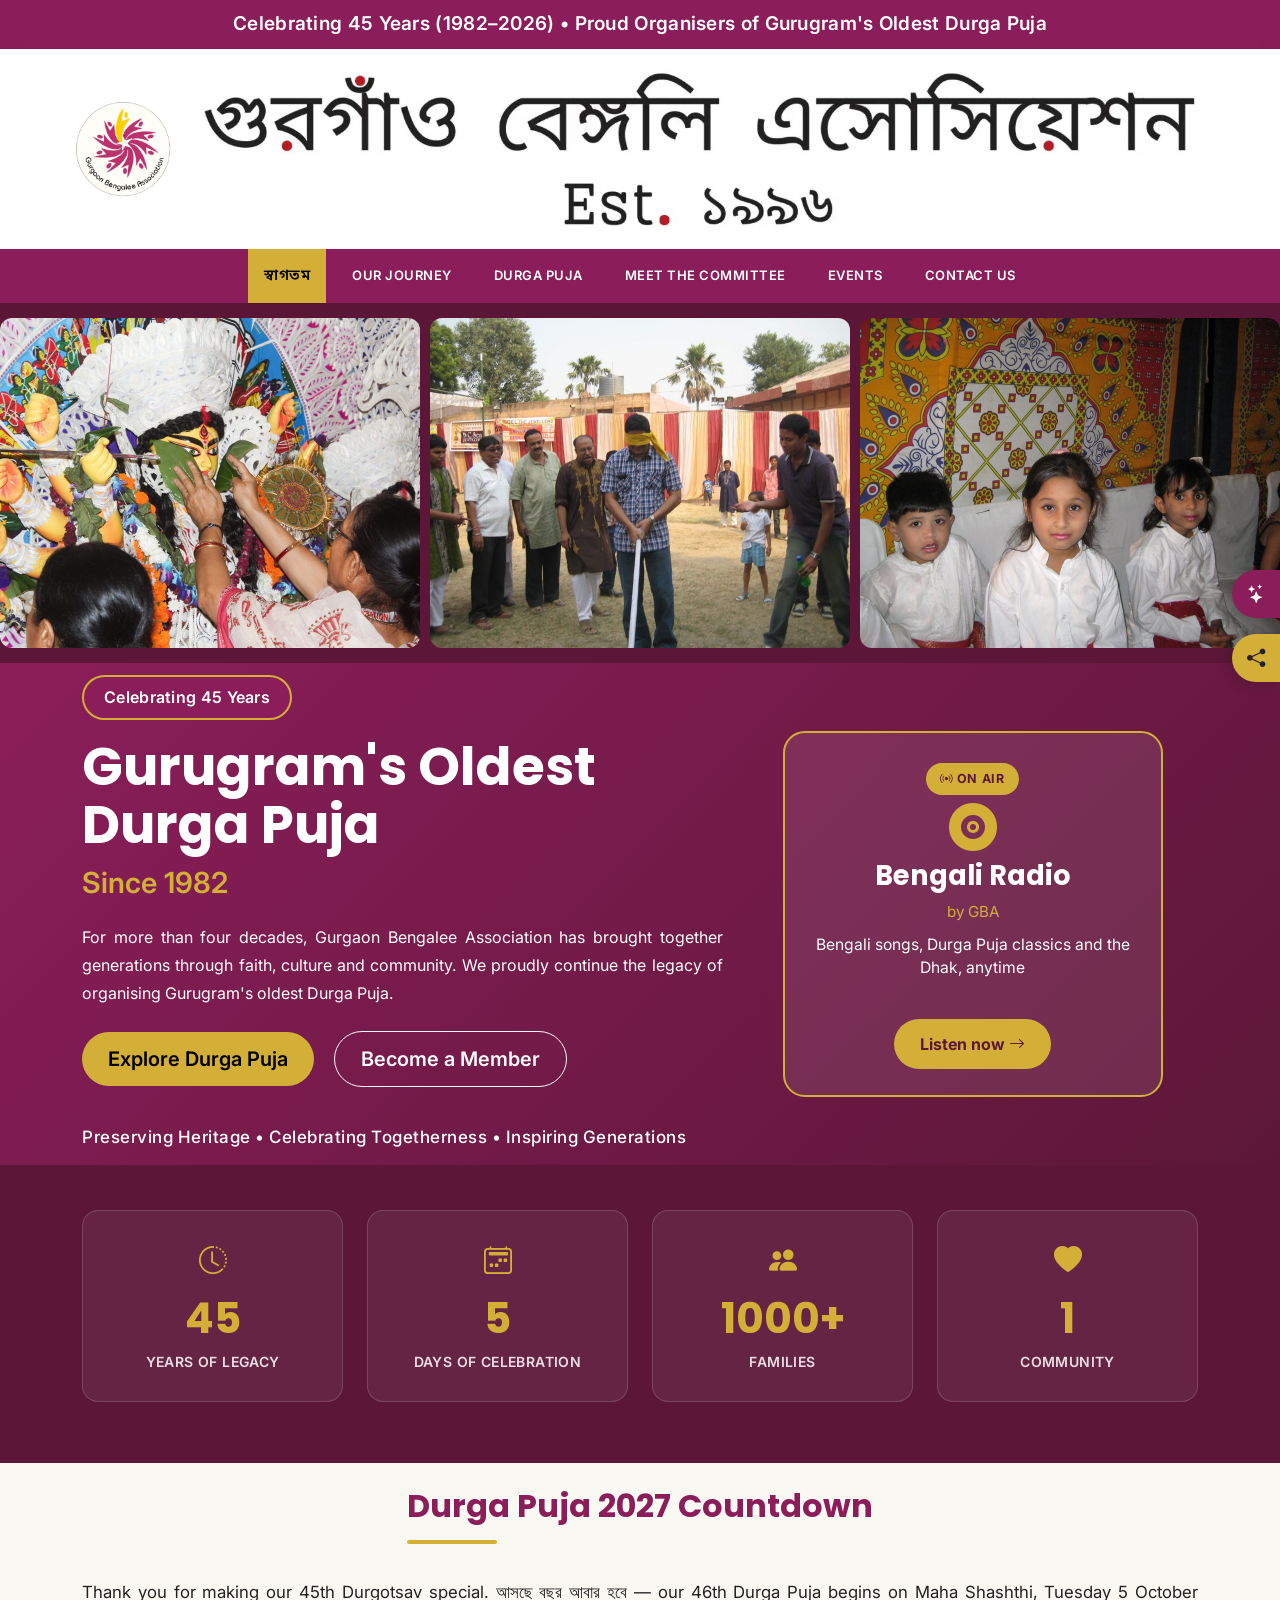
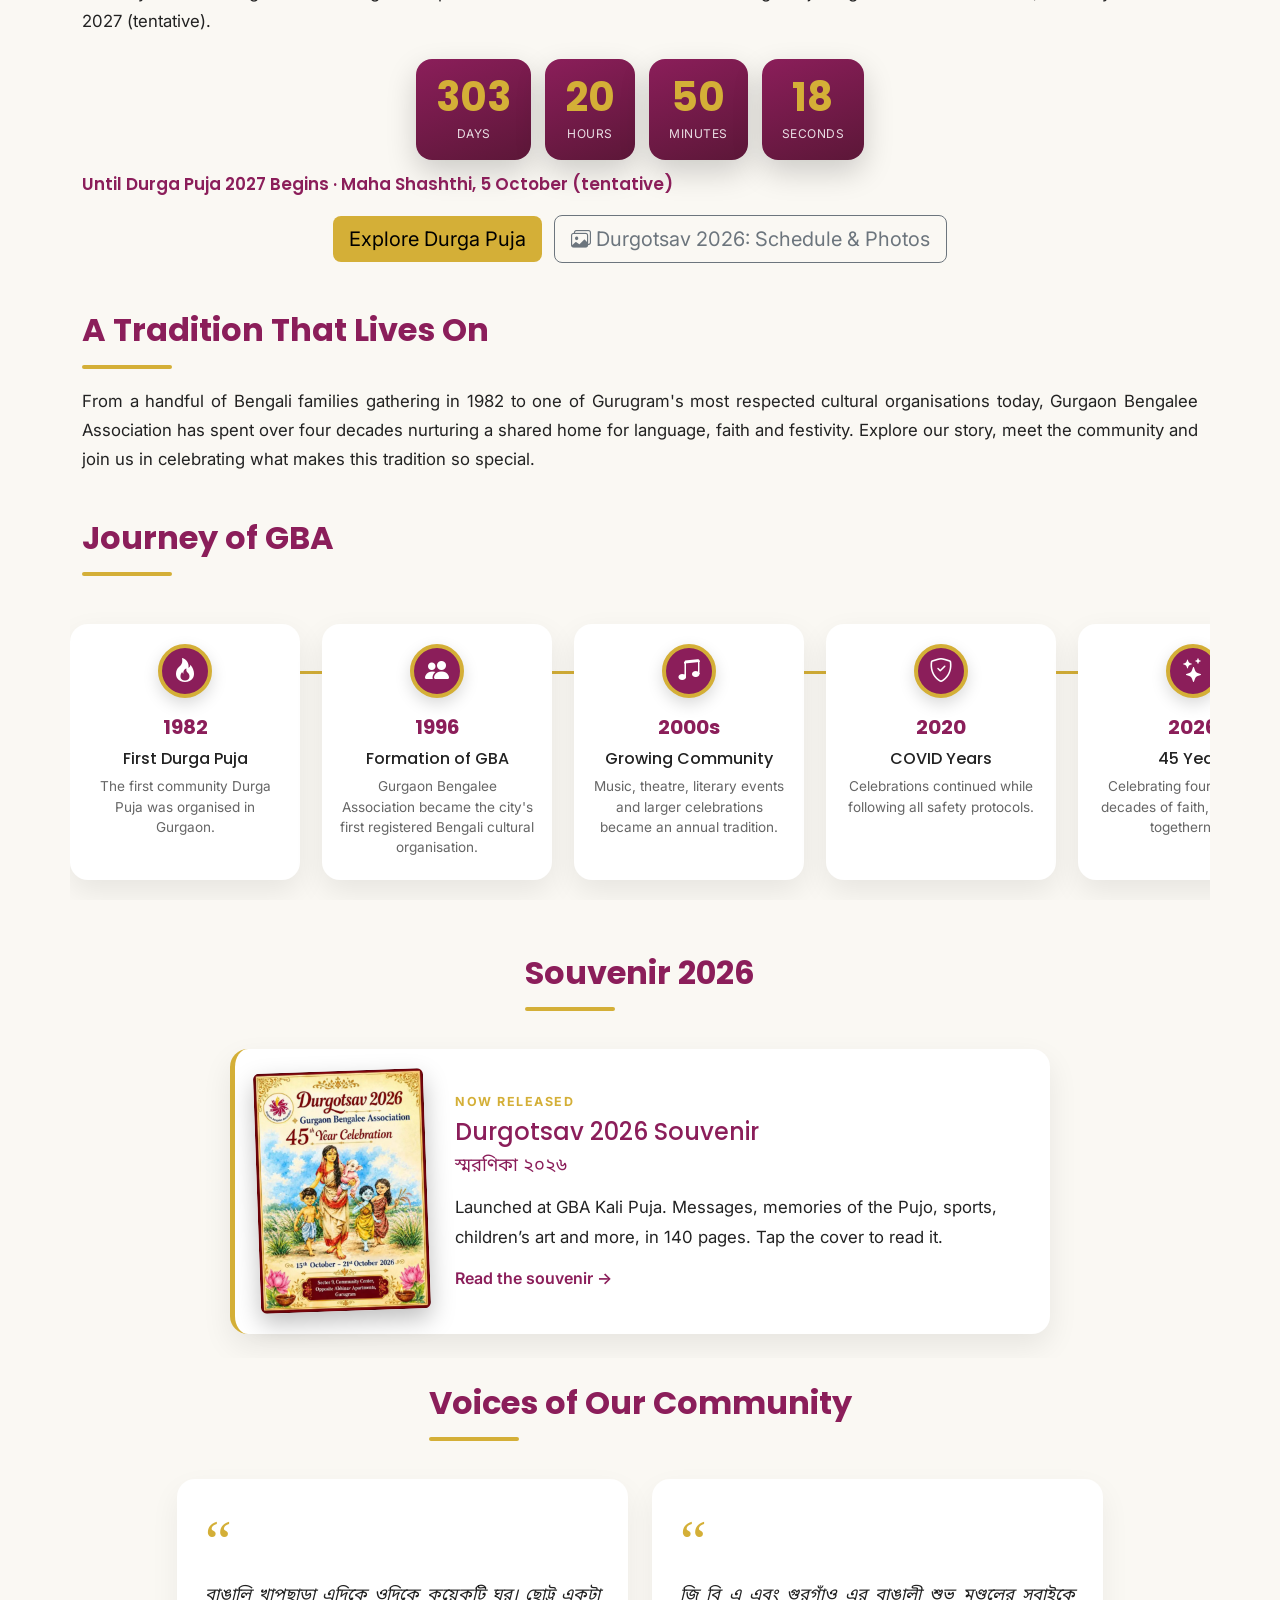
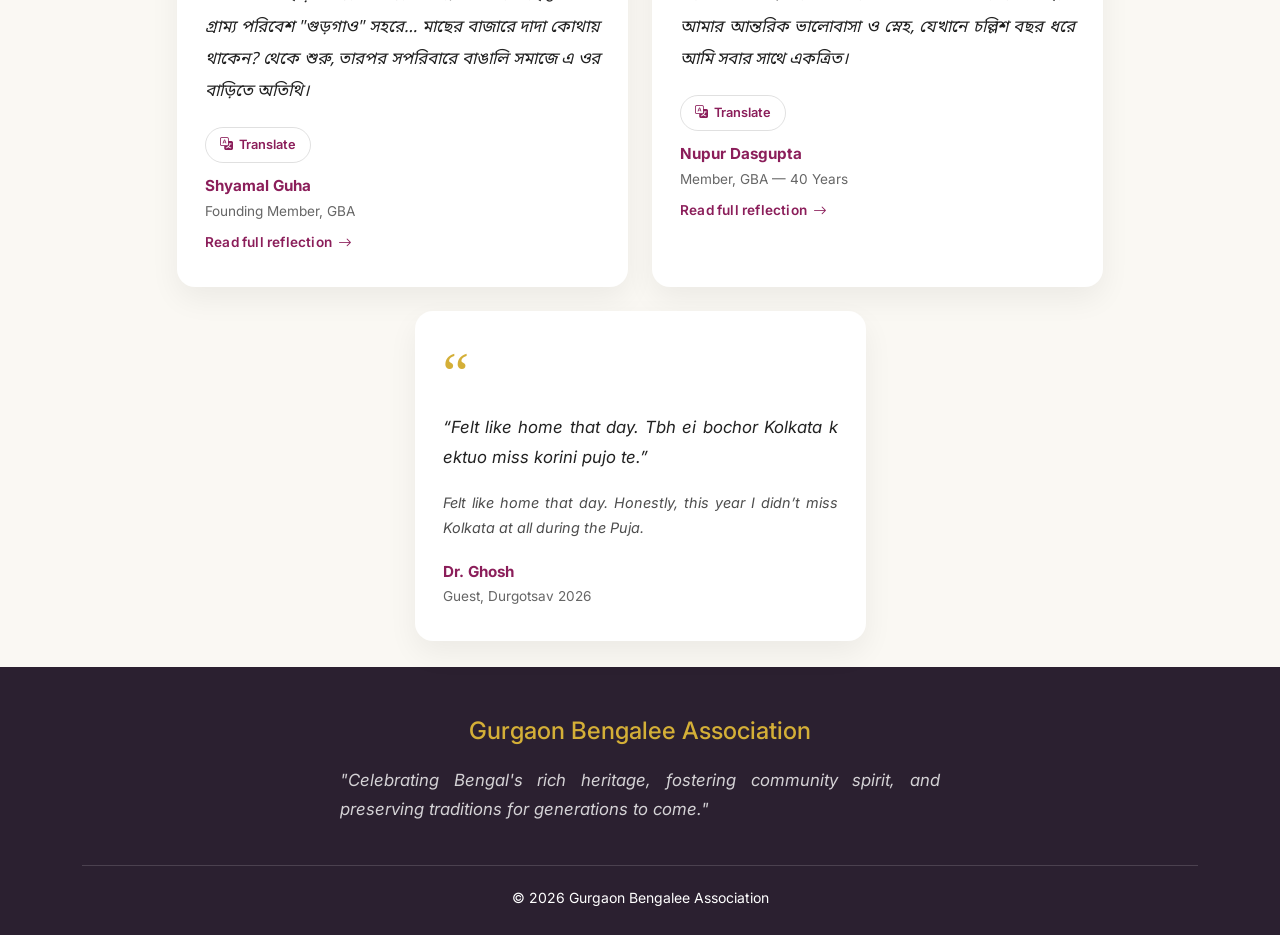
<file: index.html>
<!DOCTYPE html>
<html lang="en">

<head>

<meta charset="UTF-8">
<meta name="viewport" content="width=device-width, initial-scale=1.0">

<link rel="icon" type="image/png" sizes="16x16" href="favicon-16x16.png">
<link rel="icon" type="image/png" sizes="32x32" href="favicon-32x32.png">
<link rel="icon" type="image/png" sizes="48x48" href="favicon-48x48.png">
<link rel="icon" type="image/png" sizes="96x96" href="favicon-96x96.png">
<link rel="apple-touch-icon" sizes="180x180" href="apple-touch-icon.png">
<link rel="shortcut icon" href="favicon.ico">

<title>Gurgaon Bengalee Association | Bengali Community & Best Durga Puja in Gurgaon</title>

<meta name="description"
content="Gurgaon Bengalee Association is the home of the Bengali community in Gurgaon — organising the city's oldest and best Durga Puja since 1982, and celebrating Bengali culture, festivals and togetherness for over 1000 families.">

<meta name="keywords"
content="Bengalis in Gurgaon, Bengali community Gurgaon, Bengali association Gurgaon, Bangalee community Gurgaon, Bengalee community Gurugram, best Durga Puja in Gurgaon, best Durga Puja in Gurugram, Bengali culture in Gurgaon, Durga Puja Gurgaon, Durga Puja Gurugram, Gurgaon Bengalee Association, Durga Puja 2026">

<meta name="author" content="Gurgaon Bengalee Association">

<meta property="og:title"
content="Gurgaon Bengalee Association | Bengali Community & Best Durga Puja in Gurgaon">

<meta property="og:description"
content="The Bengali community in Gurgaon since 1982 — organising the city's oldest Durga Puja and celebrating Bengali culture year-round.">

<meta property="og:type"
content="website">

<meta property="og:url"
content="https://gurgaonbengaleeassociation.com">

<meta property="og:image"
content="images/hero.jpg">

<link rel="canonical"
href="https://gurgaonbengaleeassociation.com/">

<!-- Bootstrap -->

<link href="https://cdn.jsdelivr.net/npm/bootstrap@5.3.3/dist/css/bootstrap.min.css" rel="stylesheet">

<!-- Bootstrap Icons -->

<link href="https://cdn.jsdelivr.net/npm/bootstrap-icons@1.11.3/font/bootstrap-icons.min.css" rel="stylesheet">

<!-- Google Fonts -->

<link rel="preconnect" href="https://fonts.googleapis.com">

<link rel="preconnect" href="https://fonts.gstatic.com" crossorigin>

<link href="https://fonts.googleapis.com/css2?family=Poppins:wght@300;400;500;600;700&family=Inter:wght@300;400;500;600&family=Noto+Sans+Bengali:wght@400;600;700&display=swap" rel="stylesheet">

<link rel="stylesheet" href="css/style.css">

<!-- Structured Data: Organization -->
<script type="application/ld+json">
{
  "@context": "https://schema.org",
  "@type": "Organization",
  "name": "Gurgaon Bengalee Association",
  "alternateName": ["GBA", "Gurgaon Bengalee Association (Bengali Community, Gurgaon)"],
  "url": "https://gurgaonbengaleeassociation.com",
  "logo": "https://gurgaonbengaleeassociation.com/images/logo.png",
  "foundingDate": "1996",
  "description": "Gurgaon Bengalee Association (GBA) is the Bengali community and cultural organisation in Gurugram, Haryana, organising the city's oldest Durga Puja since 1982.",
  "address": {
    "@type": "PostalAddress",
    "addressLocality": "Gurugram",
    "addressRegion": "Haryana",
    "addressCountry": "IN"
  },
  "sameAs": [
    "https://instagram.com/rangamaati1982",
    "https://www.facebook.com/rangamaati1982/"
  ]
}
</script>

<!-- Structured Data: Durga Puja 2026 Event -->
<script type="application/ld+json">
{
  "@context": "https://schema.org",
  "@type": "Event",
  "name": "Durga Puja 2026 by Gurgaon Bengalee Association",
  "description": "Gurugram's oldest Durga Puja, organised by Gurgaon Bengalee Association since 1982 — six days of rituals, culture and community celebration.",
  "startDate": "2026-10-15",
  "endDate": "2026-10-21",
  "eventAttendanceMode": "https://schema.org/OfflineEventAttendanceMode",
  "eventStatus": "https://schema.org/EventScheduled",
  "location": {
    "@type": "Place",
    "name": "HUDA Community Center, Sector 9, Gurugram",
    "address": {
      "@type": "PostalAddress",
      "addressLocality": "Gurugram",
      "addressRegion": "Haryana",
      "addressCountry": "IN"
    }
  },
  "organizer": {
    "@type": "Organization",
    "name": "Gurgaon Bengalee Association",
    "url": "https://gurgaonbengaleeassociation.com"
  },
  "image": "https://gurgaonbengaleeassociation.com/images/hero.jpg"
}
</script>

</head>

<body>

<div class="site-top">

<!-- TOP BAR -->

<section class="topbar">

<div class="container">

<div class="row">

<div class="col text-center">

<span>

Celebrating 45 Years (1982–2026)

•

Proud Organisers of Gurugram's Oldest Durga Puja

</span>

</div>

</div>

</div>

</section>

<!-- HEADER -->
<header class="site-header">

    <div class="branding">

        <a href="index.html">
            <img src="images/logo.png"
                 alt="GBA Logo"
                 class="logo">
        </a>

        <a href="index.html">
            <img src="images/gba-banner.png"
                 alt="GBA Banner"
                 class="gba-banner">
        </a>

    </div>

    <nav class="navbar navbar-light">

        <div class="container-fluid px-2">

        <ul class="navbar-nav flex-row">

                    <li class="nav-item">
                        <a class="nav-link active" href="index.html">স্বাগতম</a>
                    </li>

                    <li class="nav-item">
                        <a class="nav-link" href="about.html">Our Journey</a>
                    </li>

                    <li class="nav-item">
                        <a class="nav-link" href="durga-puja.html">Durga Puja</a>
                    </li>

                    <li class="nav-item">
                        <a class="nav-link" href="committee.html">Meet the Committee</a>
                    </li>

                    <li class="nav-item">
                        <a class="nav-link" href="events.html">Events</a>
                    </li>

                    <li class="nav-item">
                        <a class="nav-link" href="contact.html">Contact Us</a>
                    </li>

                </ul>

        </div>

    </nav>

</header>

</div>
<!-- PHOTO STRIP (auto-looping) -->

<div class="home-photo-strip-wrap">

<div class="home-photo-strip">
<div class="home-photo-strip-track" id="homePhotoTrack">

<img src="images/slider1.jpg" alt="Flag hoisting ceremony with GBA members">
<img src="images/slider2.jpg" alt="Decorated Maa Durga clay pot idols with marigold garlands">
<img src="images/slider3.jpg" alt="Devotees offering flowers to Maa Durga">
<img src="images/slider4.jpg" alt="Blindfolded member playing a game at Durga Puja">
<img src="images/slider5.jpg" alt="Children in traditional attire at the Puja pandal">
<img src="images/slider6.jpg" alt="Dancers performing at Poila Boishakh celebration">
<img src="images/slider7.jpg" alt="Members celebrating Bijoya Dashami with sindoor khela">
<img src="images/slider8.jpg" alt="Theatre performance on stage">
<img src="images/slider9.jpg" alt="Aarti being performed to Maa Durga">
<img src="images/slider10.jpg" alt="Children enjoying refreshments at a community event">
<img src="images/slider11.jpg" alt="Volunteers distributing food to children in the community">
<img src="images/slider12.jpg" alt="GBA members celebrating with an award at Durga Puja">
<img src="images/slider13.jpg" alt="Members enjoying bhog together at Anandomela">
<img src="images/slider14.jpg" alt="GBA Football Team group photo">

<img src="images/slider1.jpg" alt="" aria-hidden="true">
<img src="images/slider2.jpg" alt="" aria-hidden="true">
<img src="images/slider3.jpg" alt="" aria-hidden="true">
<img src="images/slider4.jpg" alt="" aria-hidden="true">
<img src="images/slider5.jpg" alt="" aria-hidden="true">
<img src="images/slider6.jpg" alt="" aria-hidden="true">
<img src="images/slider7.jpg" alt="" aria-hidden="true">
<img src="images/slider8.jpg" alt="" aria-hidden="true">
<img src="images/slider9.jpg" alt="" aria-hidden="true">
<img src="images/slider10.jpg" alt="" aria-hidden="true">
<img src="images/slider11.jpg" alt="" aria-hidden="true">
<img src="images/slider12.jpg" alt="" aria-hidden="true">
<img src="images/slider13.jpg" alt="" aria-hidden="true">
<img src="images/slider14.jpg" alt="" aria-hidden="true">

</div>
</div>

</div>
<!-- WELCOME-->

<section class="welcome-section">

<div class="welcome-overlay">

<div class="container">

<div class="row align-items-center">

<div class="col-lg-7">

<span class="welcome-badge">

Celebrating 45 Years

</span>

<h1>

Gurugram's Oldest

Durga Puja

</h1>

<h2>

Since 1982

</h2>

<p>

For more than four decades,

Gurgaon Bengalee Association has

brought together generations through

faith, culture and community.

We proudly continue the legacy of

organising Gurugram's oldest

Durga Puja.

</p>

<div class="mt-4">

<a href="durga-puja.html"

class="btn btn-warning btn-lg me-3 mb-3">

Explore Durga Puja

</a>

<a href="contact.html"

class="btn btn-outline-light btn-lg mb-3">

Become a Member

</a>

</div>

<div class="welcome-motto mt-5">

Preserving Heritage

•

Celebrating Togetherness

•

Inspiring Generations

</div>

</div>

<div class="col-lg-5 mt-4 mt-lg-0" id="radioCol">

<a href="radio.html" class="radio-card" id="radioCard" aria-label="Bengali Radio by GBA: Bengali songs, Durga Puja classics and the Dhak">

<span class="radio-chip"><i class="bi bi-broadcast"></i> <span id="radioChip">Shubho Bijoya</span></span>

<i class="bi bi-vinyl-fill radio-icon" aria-hidden="true"></i>

<span class="radio-title">Bengali Radio</span>

<span class="radio-sub">by GBA</span>

<span class="radio-line" id="radioLine">Bengali songs, Durga Puja classics and the Dhak, anytime</span>

<span class="radio-count" id="radioCount"></span>

<span class="radio-cta">Listen now <i class="bi bi-arrow-right"></i></span>

</a>

</div>

</div>

</div>

</div>


</section>

<!-- QUICK FACTS STRIP -->

<section class="stats-strip">

<div class="container">

<div class="row gy-3">

<div class="col-6 col-md-3">
<div class="stat-item">
<i class="bi bi-clock-history stat-icon"></i>
<div class="stat-number">45</div>
<div class="stat-label">Years of Legacy</div>
</div>
</div>

<div class="col-6 col-md-3">
<div class="stat-item">
<i class="bi bi-calendar2-week stat-icon"></i>
<div class="stat-number">5</div>
<div class="stat-label">Days of Celebration</div>
</div>
</div>

<div class="col-6 col-md-3">
<div class="stat-item">
<i class="bi bi-people-fill stat-icon"></i>
<div class="stat-number">1000+</div>
<div class="stat-label">Families</div>
</div>
</div>

<div class="col-6 col-md-3">
<div class="stat-item">
<i class="bi bi-heart-fill stat-icon"></i>
<div class="stat-number">1</div>
<div class="stat-label">Community</div>
</div>
</div>

</div>

</div>

</section>

<!-- DURGA PUJA COUNTDOWN -->

<section class="py-5 bg-light-custom text-center">

<div class="container">

<h2 class="section-title d-inline-block">Durga Puja 2027 Countdown</h2>

<p class="mt-3">Thank you for making our 45th Durgotsav special. আসছে বছর আবার হবে &mdash; our 46th Durga Puja begins on Maha Shashthi, Tuesday 5 October 2027 (tentative).</p>

<div class="dhms-countdown" id="dhmsCountdown" aria-label="Countdown to Durga Puja 2027">

<div class="dhms-unit">
<span class="dhms-value" id="cdDays">--</span>
<span class="dhms-label">Days</span>
</div>

<div class="dhms-unit">
<span class="dhms-value" id="cdHours">--</span>
<span class="dhms-label">Hours</span>
</div>

<div class="dhms-unit">
<span class="dhms-value" id="cdMinutes">--</span>
<span class="dhms-label">Minutes</span>
</div>

<div class="dhms-unit">
<span class="dhms-value" id="cdSeconds">--</span>
<span class="dhms-label">Seconds</span>
</div>

</div>

<p class="dhms-caption" id="dhmsCaption">Until Durga Puja 2027 Begins · Maha Shashthi, 5 October (tentative)</p>

<a href="durga-puja.html" class="btn btn-warning btn-lg mt-3 me-2">Explore Durga Puja</a>
<a href="durga-puja-2026.html" class="btn btn-outline-secondary btn-lg mt-3"><i class="bi bi-images"></i> Durgotsav 2026: Schedule &amp; Photos</a>

</div>

</section>

<!-- NEXT SECTION STARTS HERE -->

<section class="py-5 tradition-section">

<div class="container">

<h2 class="section-title">

A Tradition That Lives On

</h2>

<p class="mb-0">

From a handful of Bengali families gathering in 1982 to one of Gurugram's
most respected cultural organisations today, Gurgaon Bengalee Association
has spent over four decades nurturing a shared home for language, faith
and festivity. Explore our story, meet the community and join us in
celebrating what makes this tradition so special.

</p>

</div>

</section>

<section class="timeline-section">

<div class="container">

<h2 class="section-title">

Journey of GBA

</h2>

</div>

<div class="h-timeline-wrap">

<div class="h-timeline">

<div class="h-timeline-item">
<div class="h-timeline-icon"><i class="bi bi-fire"></i></div>
<div class="h-timeline-year">1982</div>
<h4>First Durga Puja</h4>
<p>The first community Durga Puja was organised in Gurgaon.</p>
</div>

<div class="h-timeline-item">
<div class="h-timeline-icon"><i class="bi bi-people-fill"></i></div>
<div class="h-timeline-year">1996</div>
<h4>Formation of GBA</h4>
<p>Gurgaon Bengalee Association became the city's first registered Bengali cultural organisation.</p>
</div>

<div class="h-timeline-item">
<div class="h-timeline-icon"><i class="bi bi-music-note-beamed"></i></div>
<div class="h-timeline-year">2000s</div>
<h4>Growing Community</h4>
<p>Music, theatre, literary events and larger celebrations became an annual tradition.</p>
</div>

<div class="h-timeline-item">
<div class="h-timeline-icon"><i class="bi bi-shield-check"></i></div>
<div class="h-timeline-year">2020</div>
<h4>COVID Years</h4>
<p>Celebrations continued while following all safety protocols.</p>
</div>

<div class="h-timeline-item">
<div class="h-timeline-icon"><i class="bi bi-stars"></i></div>
<div class="h-timeline-year">2026</div>
<h4>45 Years</h4>
<p>Celebrating four and a half decades of faith, culture and togetherness.</p>
</div>

</div>

</div>

</section>
<!-- SOUVENIR 2026 CARD: "launching at Kali Puja" until 9 pm IST on 8 Nov 2026,
     then the cover opens the souvenir flipbook on the Durga Puja page -->

<style>
.souv-card{display:flex;align-items:center;gap:28px;max-width:820px;margin:0 auto;padding:22px;background:#fff;border-radius:18px;border-left:5px solid var(--secondary);box-shadow:0 12px 30px rgba(0,0,0,.08);}
.souv-cover{flex:none;width:170px;display:block;border-radius:6px;overflow:hidden;box-shadow:0 10px 24px rgba(0,0,0,.25);transform:rotate(-2deg);transition:transform .25s;}
.souv-cover img{display:block;width:100%;height:auto;}
a.souv-cover:hover,a.souv-cover:focus-visible{transform:rotate(0) scale(1.03);}
.souv-eyebrow{font-size:.78rem;font-weight:700;letter-spacing:1.5px;text-transform:uppercase;color:var(--secondary);margin-bottom:6px;}
.souv-card h3{font-family:var(--heading);color:var(--primary);font-size:1.5rem;margin:0 0 4px;}
.souv-bn{font-family:var(--bengali);color:var(--primary);font-size:1.15rem;margin:0 0 10px;}
.souv-text{margin:0 0 12px;color:var(--dark);}
.souv-when{display:flex;flex-wrap:wrap;gap:8px 16px;margin:0 0 4px;padding:0;list-style:none;font-weight:600;color:var(--primary);font-size:.95rem;}
.souv-when i{color:var(--secondary);margin-right:6px;}
.souv-card p{text-align:inherit;}
.souv-cta{font-weight:600;color:var(--primary);text-decoration:none;}
.souv-cta:hover{color:var(--accent,var(--primary));text-decoration:underline;}
.souv-cta[hidden],.souv-when[hidden]{display:none !important;}
@media (max-width:575px){
.souv-card{flex-direction:column;text-align:center;gap:18px;padding:20px 16px;border-left:0;border-top:5px solid var(--secondary);}
.souv-cover{width:150px;}
.souv-when{justify-content:center;}
}
</style>

<section class="py-5" id="souvenirSection">

<div class="container">

<div class="text-center mb-5">
<h2 class="section-title d-inline-block">Souvenir 2026</h2>
</div>

<div class="souv-card">

<a class="souv-cover" id="souvCover" aria-label="Durgotsav 2026 souvenir cover">
<img src="images/souvenir-2026/p001.webp" alt="Cover of the GBA Durgotsav 2026 souvenir: 45th year celebration, 15 to 21 October 2026" width="1000" height="1414" loading="lazy" decoding="async">
</a>

<div>
<div class="souv-eyebrow" id="souvEyebrow">Launching Soon</div>
<h3>Durgotsav 2026 Souvenir</h3>
<p class="souv-bn" lang="bn">স্মরণিকা ২০২৬</p>
<p class="souv-text" id="souvText">Our 45th-year souvenir will be launched at GBA Kali Puja. Messages, memories of the Pujo, sports, children&rsquo;s art and more, in 140 pages.</p>
<ul class="souv-when" id="souvWhen">
<li><i class="bi bi-calendar-event"></i>8 November 2026, 9:00 PM</li>
<li><i class="bi bi-geo-alt-fill"></i>Community Centre, Sector 9</li>
</ul>
<a class="souv-cta" id="souvCta" href="durga-puja.html#souvenir" hidden>Read the souvenir &rarr;</a>
</div>

</div>

</div>

</section>

<script>
(function () {
  var LAUNCH = Date.parse("2026-11-08T21:00:00+05:30");   // same time the Durga Puja page switches
  function launched() {
    var cover = document.getElementById("souvCover");
    if (!cover) return;
    cover.href = "durga-puja.html#souvenir";
    cover.setAttribute("aria-label", "Read the Durgotsav 2026 souvenir");
    cover.title = "Tap to read the souvenir";
    document.getElementById("souvEyebrow").textContent = "Now Released";
    document.getElementById("souvText").innerHTML = "Launched at GBA Kali Puja. Messages, memories of the Pujo, sports, children&rsquo;s art and more, in 140 pages. Tap the cover to read it.";
    document.getElementById("souvWhen").hidden = true;
    document.getElementById("souvCta").hidden = false;
  }
  var wait = LAUNCH - Date.now();
  if (wait <= 0) launched();
  else if (wait < 2147483647) setTimeout(launched, wait);   // switches on its own if the page is open at 9 pm
})();
</script>

<!-- LATEST NEWS: hidden after the Puja; shows again by itself 50 days before
     Durga Puja 2027 (Maha Shashthi 5 Oct 2027, so from 16 Aug 2027, IST) -->

<section class="py-5" id="latestUpdates" hidden>

<div class="container">

<div class="text-center mb-5">

<h2 class="section-title d-inline-block">Latest Updates</h2>

</div>

<div class="row g-4">

<div class="col-lg-4 col-md-6">

<div class="news-card">
<div class="news-date">Registrations</div>
<h4>Durga Puja 2027 Registration</h4>
<p>Interested in membership or taking part in Durga Puja 2027? <a href="contact.html">Get in touch with us &rarr;</a></p>
</div>

</div>

<div class="col-lg-4 col-md-6">

<div class="news-card">
<div class="news-date">Announced</div>
<h4>Durga Puja Committee 2027</h4>
<p>Meet this year's Durga Puja Committee. <a href="committee.html#durga-puja-committee">View committee &rarr;</a></p>
</div>

</div>

<div class="col-lg-4 col-md-6">

<div class="news-card" id="culturalAuditionCard">
<div class="news-date">Auditions Open</div>
<h4>Cultural Programme Auditions</h4>
<p>Auditions for music, dance and theatre performances during Durga Puja 2027 are open. <a href="#" data-bs-toggle="modal" data-bs-target="#auditionModal">View details &rarr;</a></p>
</div>

</div>

</div>

</div>

</section>

<script>
(function () {
  var SHOW_FROM = Date.parse("2027-08-16T00:00:00+05:30");   // 50 days before Maha Shashthi 2027
  var HIDE_FROM = Date.parse("2027-10-11T00:00:00+05:30");   // the day after Bijoya Dashami 2027
  var t = Date.now(), el = document.getElementById("latestUpdates");
  if (el && t >= SHOW_FROM && t < HIDE_FROM) el.hidden = false;
})();
</script>

<!-- CULTURAL PROGRAMME AUDITION MODAL -->

<div class="modal fade" id="auditionModal" tabindex="-1" aria-labelledby="auditionModalLabel" aria-hidden="true">
<div class="modal-dialog audition-modal-dialog">
<div class="modal-content audition-modal-content">

<div class="modal-body text-center">

<img src="images/biswajit-dasgupta-cultural-secretary.jpg" alt="Biswajit Dasgupta, Cultural Secretary" class="audition-contact-photo">

<h4 class="mt-2 mb-0" id="auditionModalLabel">Biswajit Dasgupta</h4>
<p class="text-muted mb-2">Cultural Secretary, GBA</p>

<p class="mt-2 mb-2">
Interested in performing in music, dance or theatre during Durga Puja 2027?
Reach out to our Cultural Secretary to register your interest or ask about auditions.
</p>

<a href="tel:+919899972181" class="btn btn-primary mt-1">
<i class="bi bi-telephone-fill"></i> 98999 72181
</a>

</div>

</div>
</div>
</div>

<!-- TESTIMONIALS -->

<section class="testimonial-section">

<div class="container">

<div class="text-center mb-5">

<h2 class="section-title d-inline-block">Voices of Our Community</h2>

</div>

<div class="row g-4 justify-content-center">

<div class="col-lg-5 col-md-6">

<div class="testimonial-card">
<p class="testimonial-quote testimonial-quote-bengali" id="quote-shyamal">বাঙালি খাপছাড়া এদিকে ওদিকে কয়েকটি ঘর। ছোট্ট একটা গ্রাম্য পরিবেশ "গুড়গাও" সহরে&hellip; মাছের বাজারে দাদা কোথায় থাকেন? থেকে শুরু, তারপর সপরিবারে বাঙালি সমাজে এ ওর বাড়িতে অতিথি।</p>
<button type="button" class="translate-link js-translate" data-source="quote-shyamal">
<i class="bi bi-translate"></i> Translate
</button>
<div class="testimonial-author">Shyamal Guha</div>
<div class="testimonial-role">Founding Member, GBA</div>
<a href="about.html#shyamal-guha-reflection" class="quick-link-cta mt-2">Read full reflection <i class="bi bi-arrow-right"></i></a>
</div>

</div>

<div class="col-lg-5 col-md-6">

<div class="testimonial-card">
<p class="testimonial-quote testimonial-quote-bengali" id="quote-nupur">জি বি এ এবং গুরগাঁও এর বাঙালী শুভ মণ্ডলের সবাইকে আমার আন্তরিক ভালোবাসা ও স্নেহ, যেখানে চল্লিশ বছর ধরে আমি সবার সাথে একত্রিত।</p>
<button type="button" class="translate-link js-translate" data-source="quote-nupur">
<i class="bi bi-translate"></i> Translate
</button>
<div class="testimonial-author">Nupur Dasgupta</div>
<div class="testimonial-role">Member, GBA &mdash; 40 Years</div>
<a href="about.html#nupur-dasgupta-reflection" class="quick-link-cta mt-2">Read full reflection <i class="bi bi-arrow-right"></i></a>
</div>

</div>

<div class="col-lg-5 col-md-6">

<div class="testimonial-card">
<p class="testimonial-quote">&ldquo;Felt like home that day. Tbh ei bochor Kolkata k ektuo miss korini pujo te.&rdquo;</p>
<p class="testimonial-quote" style="font-size:.9rem;font-style:italic;opacity:.8;">Felt like home that day. Honestly, this year I didn&rsquo;t miss Kolkata at all during the Puja.</p>
<div class="testimonial-author">Dr. Ghosh</div>
<div class="testimonial-role">Guest, Durgotsav 2026</div>
</div>

</div>

</div>

</div>

</section>


<!-- FOOTER -->

<footer>

<div class="container text-center">

<h4>Gurgaon Bengalee Association</h4>

<p class="footer-quote">
"Celebrating Bengal's rich heritage, fostering community spirit, and preserving traditions for generations to come."
</p>

<div class="footer-bottom">
© 2026 Gurgaon Bengalee Association
</div>

</div>

</footer>

<!-- SITEWIDE PULLOUT TABS -->

<button type="button" class="side-pullout-tab" id="highlightsTab" data-bs-toggle="modal" data-bs-target="#highlightsModal">
<i class="bi bi-stars"></i>
</button>

<button type="button" class="side-pullout-tab side-pullout-tab-connect" id="connectTab" data-bs-toggle="modal" data-bs-target="#connectModal">
<i class="bi bi-share-fill"></i> 
</button>

<!-- HIGHLIGHTS MODAL -->

<div class="modal fade" id="highlightsModal" tabindex="-1" aria-labelledby="highlightsModalLabel" aria-hidden="true">
<div class="modal-dialog audition-modal-dialog highlights-connect-dialog">
<div class="modal-content audition-modal-content">

<div class="modal-body text-center">

<h4 class="mt-1 mb-3" id="highlightsModalLabel"><i class="bi bi-stars"></i> FY 2025&ndash;26 Highlights</h4>

<p class="mb-3">See everything GBA accomplished this past year, from Durga Puja to the new Club House, in our full Annual Activity Report.</p>

<a href="documents/GBA_Annual_Activity_Report_FY2025-26.pdf" target="_blank" class="btn btn-primary w-100">
<i class="bi bi-file-earmark-pdf"></i> Download Annual Activity Report
</a>

</div>

</div>
</div>
</div>

<!-- CONNECT MODAL -->

<div class="modal fade" id="connectModal" tabindex="-1" aria-labelledby="connectModalLabel" aria-hidden="true">
<div class="modal-dialog audition-modal-dialog highlights-connect-dialog">
<div class="modal-content audition-modal-content">

<div class="modal-body text-center">

<h4 class="mt-1 mb-3" id="connectModalLabel">Connect With Us</h4>

<p class="mb-3">Follow GBA for photos, updates and event announcements.</p>

<a href="https://instagram.com/rangamaati1982" target="_blank" class="social-connect-btn social-connect-instagram">
<i class="bi bi-instagram"></i> Instagram
</a>

<a href="https://www.facebook.com/rangamaati1982/" target="_blank" class="social-connect-btn social-connect-facebook">
<i class="bi bi-facebook"></i> Facebook
</a>

</div>

</div>
</div>
</div>

<script src="https://cdn.jsdelivr.net/npm/bootstrap@5.3.3/dist/js/bootstrap.bundle.min.js"></script>

<script src="js/script.js"></script>

<!-- Bengali Radio by GBA card: message follows the date (India time) -->
<script>
(function () {
  var line = document.getElementById("radioLine");
  var count = document.getElementById("radioCount");
  var chip = document.getElementById("radioChip");
  if (!line) return;
  // 2027 dates are tentative; confirm Mahalaya (29 or 30 Sept) before September.
  var BIJOYA_END = Date.parse("2026-11-10T00:00:00+05:30");
  var MAH = Date.parse("2027-09-29T04:00:00+05:30");
  var COUNTDOWN_START = MAH - 50 * 86400e3; // countdown shows only in the 50 days before Mahalaya
  var ON_AIR_END = MAH + 2 * 3600e3;
  var FEST_END = Date.parse("2027-10-11T00:00:00+05:30");
  var ANYTIME = "Bengali songs, Durga Puja classics and the Dhak, anytime";
  function set(c, l, n) { chip.textContent = c; line.textContent = l; count.textContent = n || ""; }
  function tick() {
    var now = Date.now();
    if (now < BIJOYA_END) {
      set("Shubho Bijoya", "Shubho Bijoya! Relive the Pujo with songs and the Dhak");
    } else if (now < COUNTDOWN_START || now >= FEST_END) {
      set("On air", ANYTIME);
    } else if (now < MAH) {
      var m = Math.floor((MAH - now) / 60000), d = Math.floor(m / 1440), h = Math.floor((m % 1440) / 60), mm = m % 60;
      set("Mahalaya Live", "Mahalaya live, Wednesday 29 September, 4:00 AM IST", "Starts in " + (d ? d + "d " : "") + h + "h " + mm + "m");
    } else if (now < ON_AIR_END) {
      set("Mahalaya Live", "Mahalaya is on air now", "Tune in live");
    } else {
      set("Pujo Special", "Durga Puja songs, the Dhak and more");
    }
  }
  tick();
  setInterval(tick, 60000);
})();
</script>

</body>

</html>
</file>
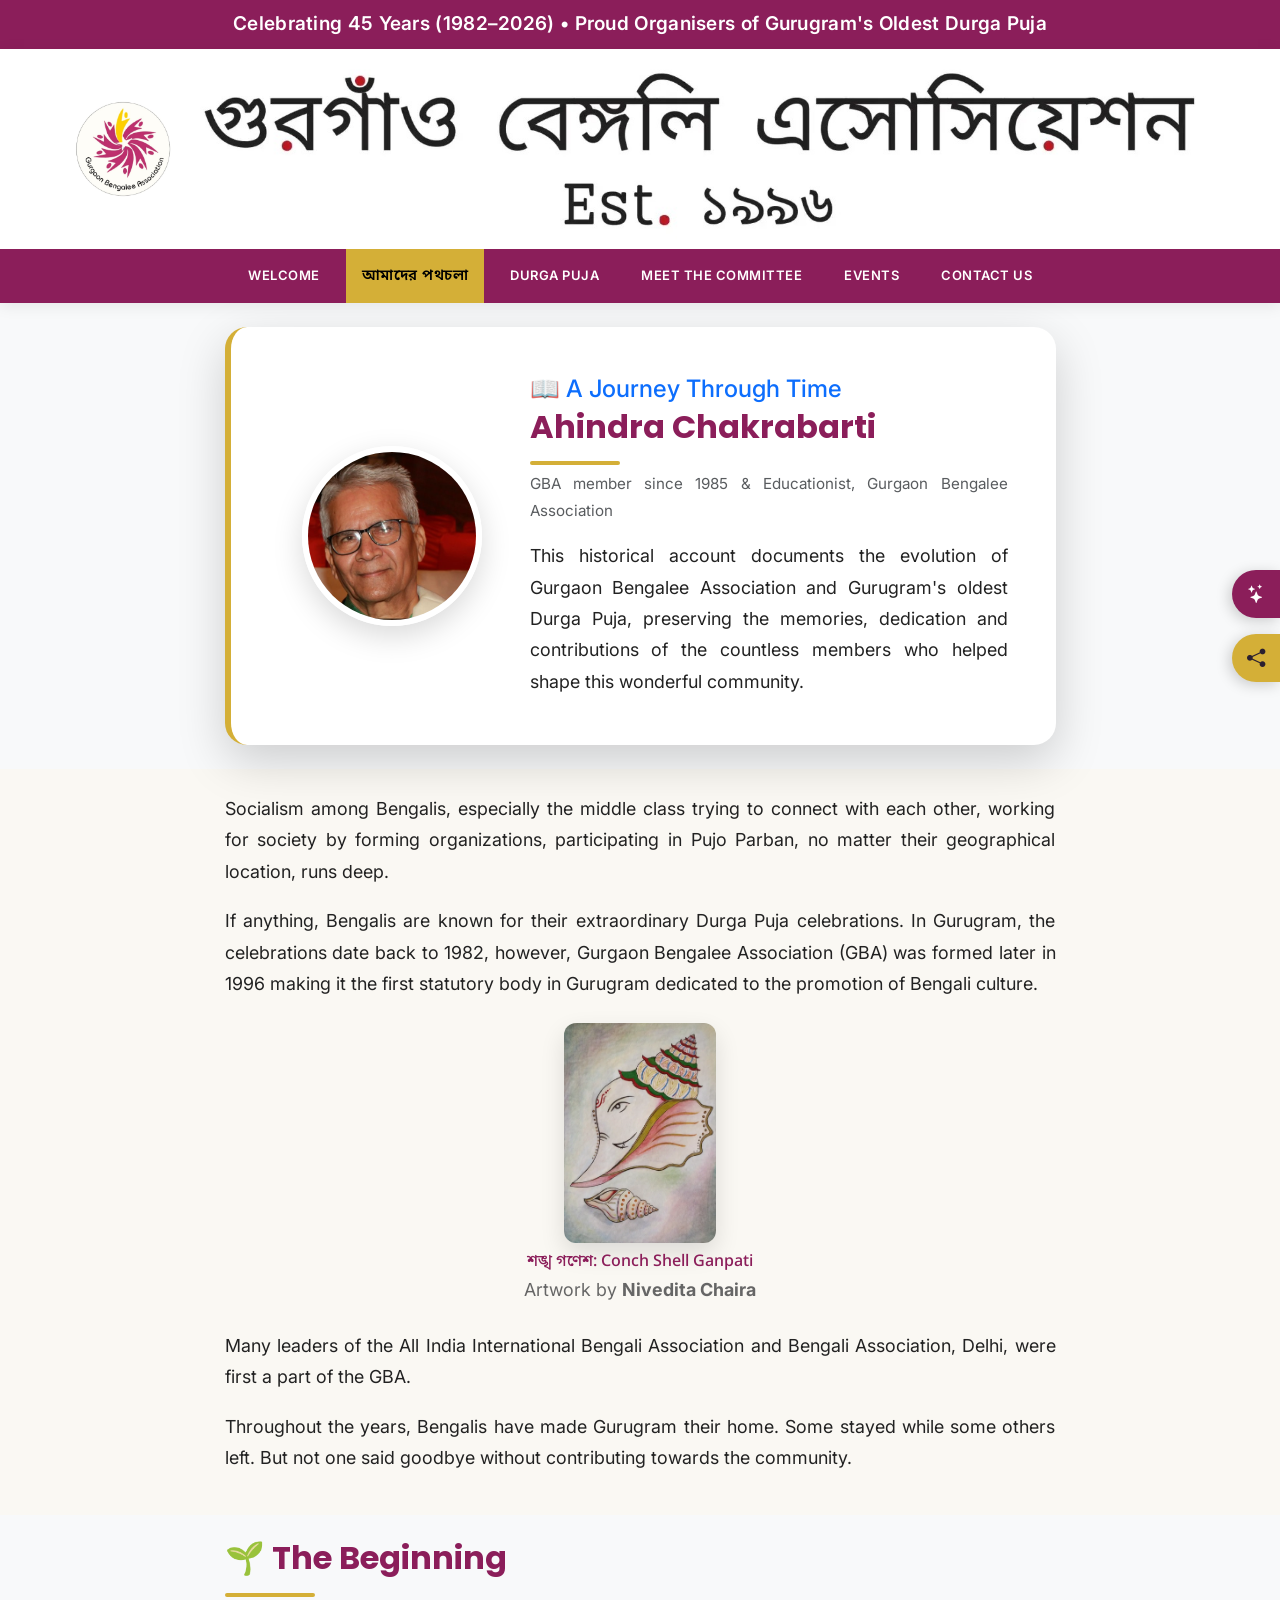
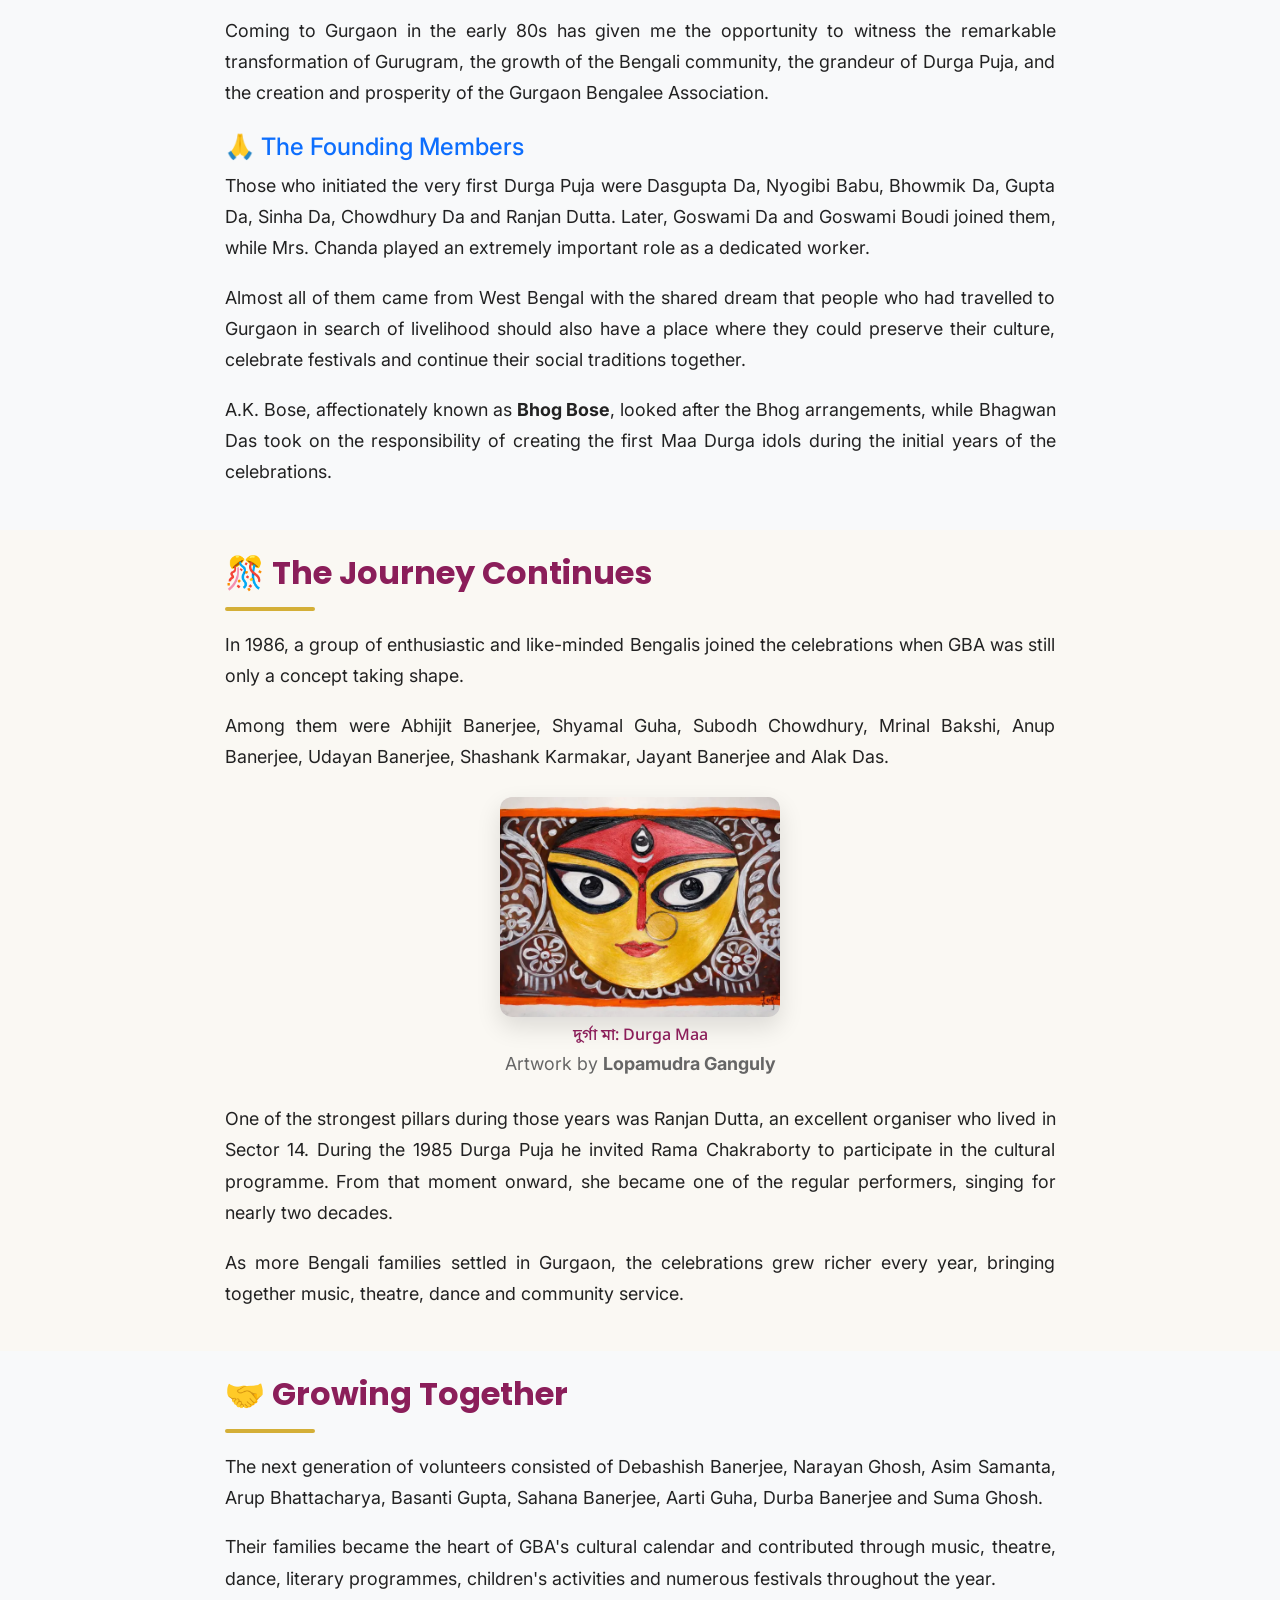
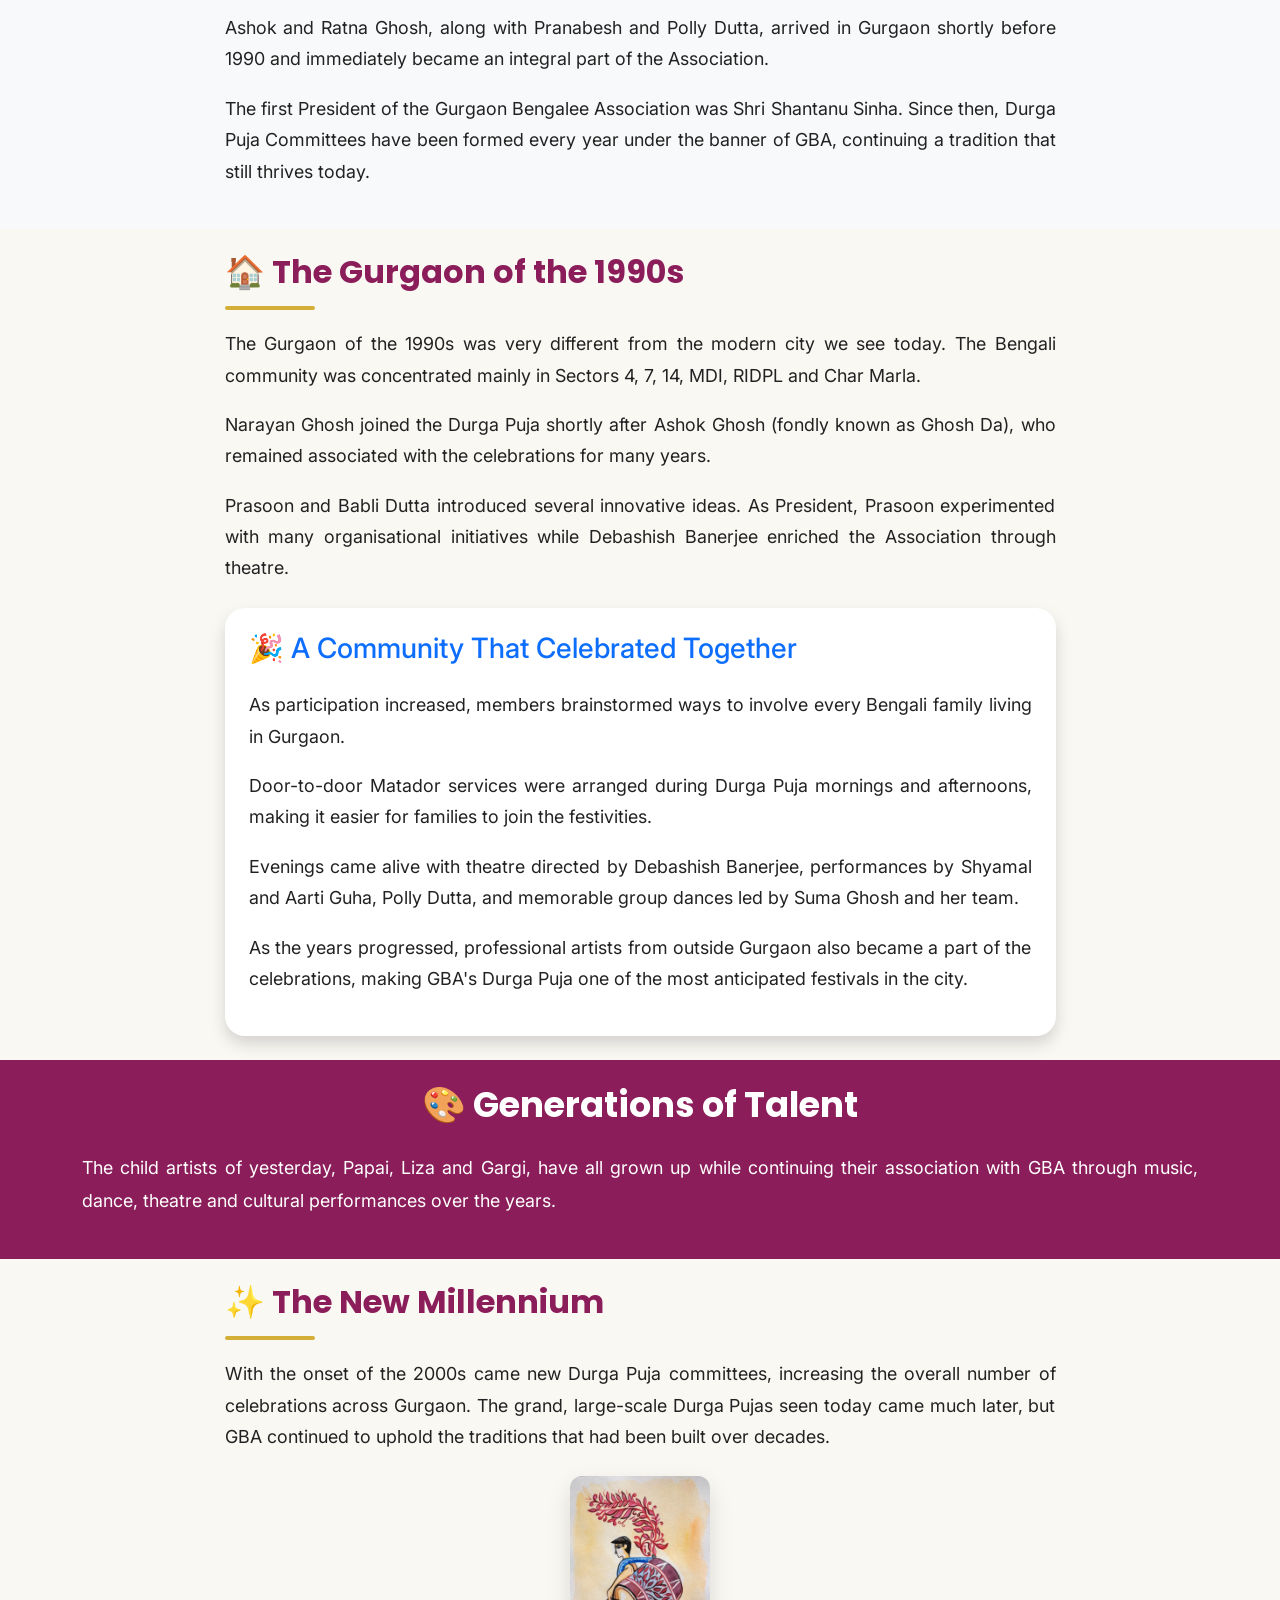
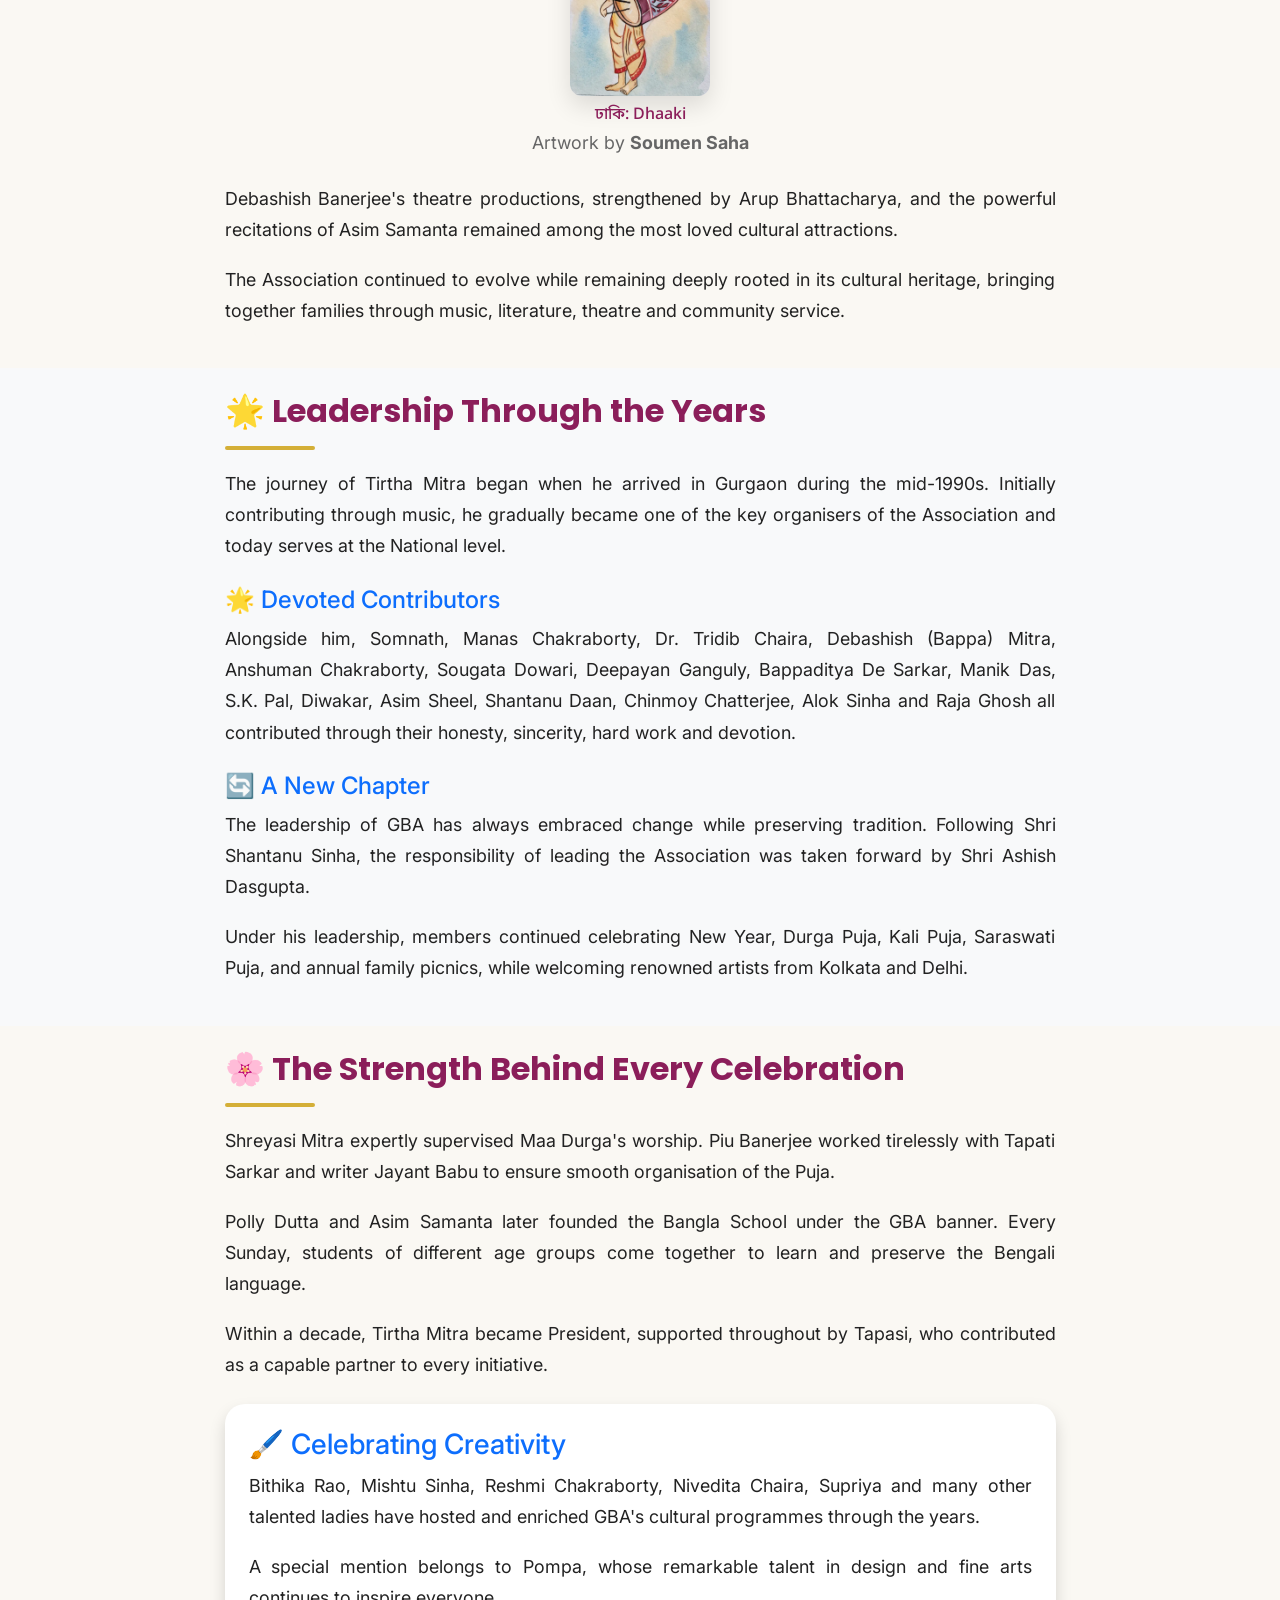
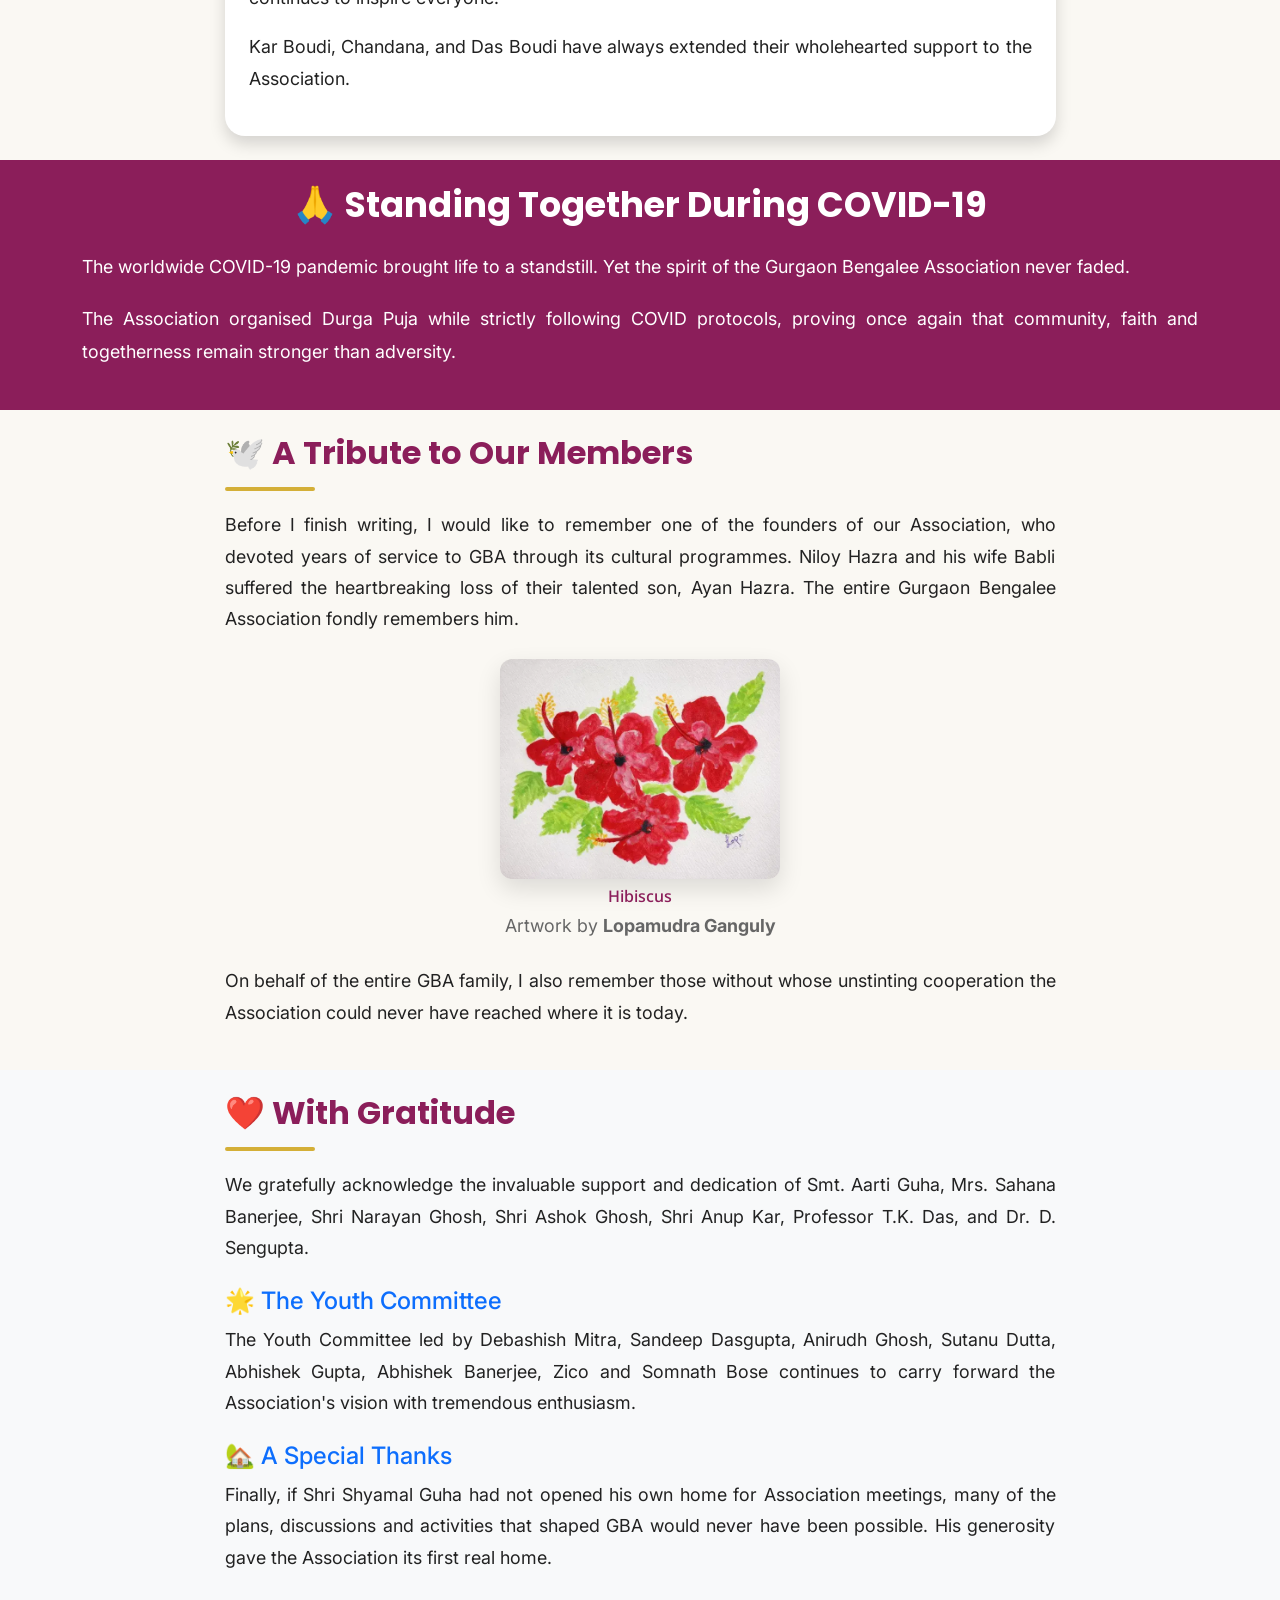
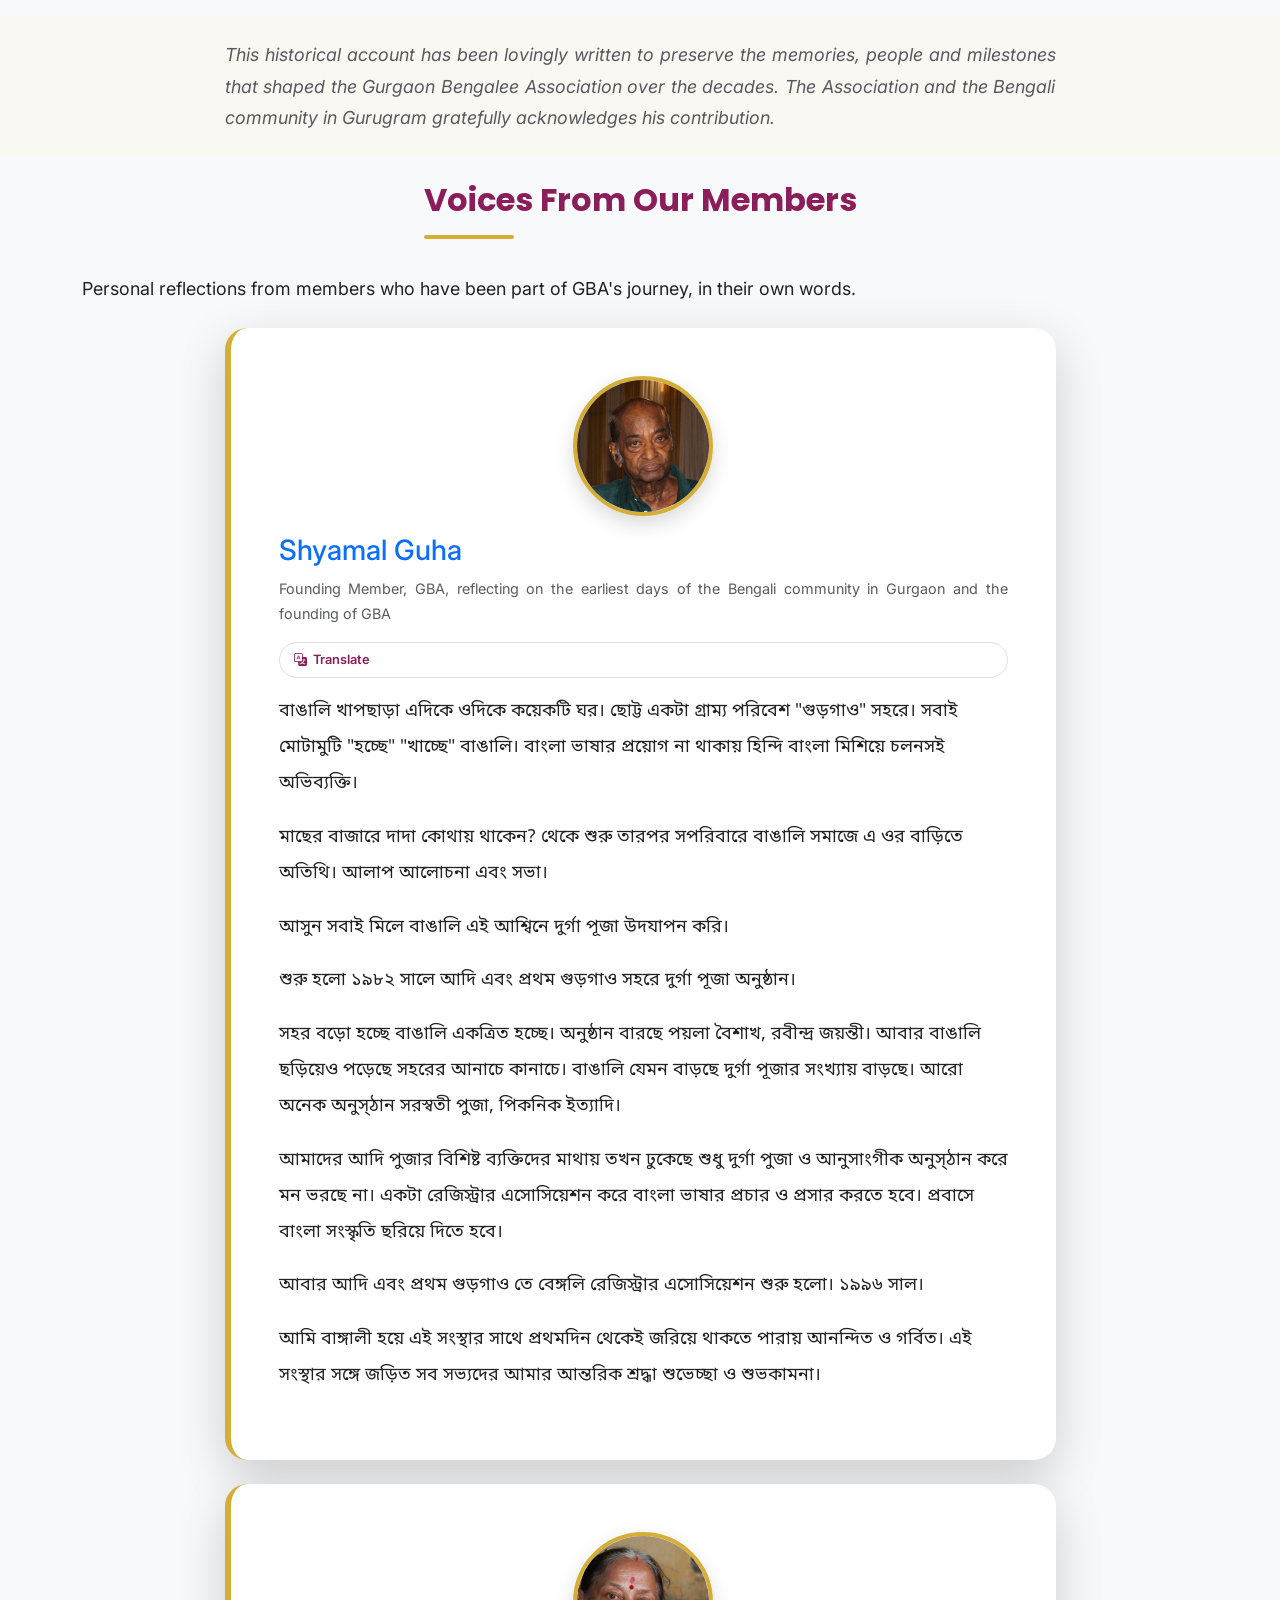
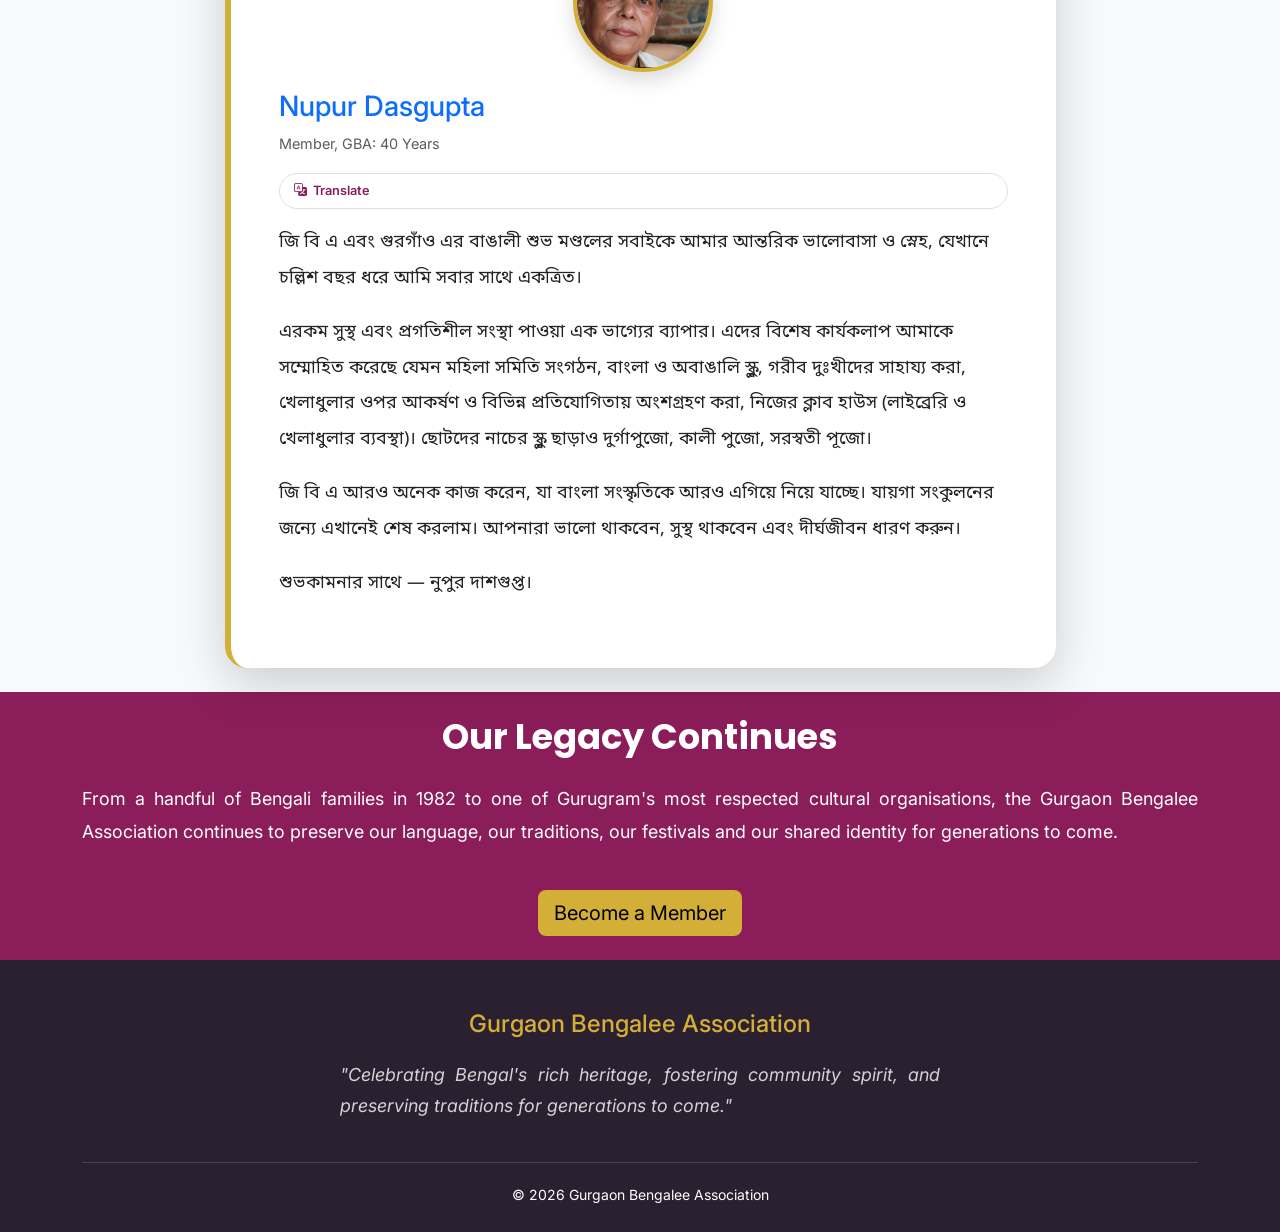
<file: about.html>
<!DOCTYPE html>
<html lang="en">
<head>

<meta charset="UTF-8">
<meta name="viewport" content="width=device-width, initial-scale=1.0">

<link rel="icon" type="image/png" sizes="16x16" href="favicon-16x16.png">
<link rel="icon" type="image/png" sizes="32x32" href="favicon-32x32.png">
<link rel="icon" type="image/png" sizes="48x48" href="favicon-48x48.png">
<link rel="icon" type="image/png" sizes="96x96" href="favicon-96x96.png">
<link rel="apple-touch-icon" sizes="180x180" href="apple-touch-icon.png">
<link rel="shortcut icon" href="favicon.ico">

<title>Our Journey | Gurgaon Bengalee Association</title>

<meta name="description" content="Learn about Gurgaon Bengalee Association's 45-year journey since 1982: Gurugram's oldest Bengali cultural organisation and Durga Puja committee.">

<link href="https://cdn.jsdelivr.net/npm/bootstrap@5.3.3/dist/css/bootstrap.min.css" rel="stylesheet">

<link href="https://cdn.jsdelivr.net/npm/bootstrap-icons@1.11.3/font/bootstrap-icons.min.css" rel="stylesheet">

<link rel="preconnect" href="https://fonts.googleapis.com">
<link rel="preconnect" href="https://fonts.gstatic.com" crossorigin>
<link href="https://fonts.googleapis.com/css2?family=Poppins:wght@300;400;500;600;700&family=Inter:wght@300;400;500;600&family=Noto+Sans+Bengali:wght@400;600;700&display=swap" rel="stylesheet">

<link rel="stylesheet" href="css/style.css">

</head>



<body class="page-about">

<div class="site-top">

<!-- TOP BAR -->

<div class="topbar text-center">
Celebrating 45 Years (1982–2026) •
Proud Organisers of Gurugram's Oldest Durga Puja
</div>

<!-- HEADER -->

<header class="site-header">

    <div class="branding">

        <a href="index.html">
            <img src="images/logo.png"
                 alt="GBA Logo"
                 class="logo">
        </a>

        <a href="index.html">
            <img src="images/gba-banner.png"
                 alt="GBA Banner"
                 class="gba-banner">
        </a>

    </div>

    <nav class="navbar navbar-light">

        <div class="container-fluid px-2">

        <ul class="navbar-nav flex-row">

            <li class="nav-item"><a class="nav-link" href="index.html">Welcome</a></li>
            <li class="nav-item"><a class="nav-link active" href="about.html">আমাদের পথচলা</a></li>
            <li class="nav-item"><a class="nav-link" href="durga-puja.html">Durga Puja</a></li>
            <li class="nav-item"><a class="nav-link" href="committee.html">Meet the Committee</a></li>
            <li class="nav-item"><a class="nav-link" href="events.html">Events</a></li>
            <li class="nav-item"><a class="nav-link" href="contact.html">Contact Us</a></li>

        </ul>

        </div>

    </nav>

</header>

</div>

<!-- PAGE HERO -->


<!-- AUTHOR TRIBUTE (moved to top) -->

<section class="py-5 bg-light">

<div class="container">

<div class="row justify-content-center">

<div class="col-lg-9">

<div class="card border-0 shadow-lg p-4 p-md-5 author-tribute-card">

<div class="row align-items-center">

<div class="col-md-4 text-center">

<img src="images/hero.jpg"
     alt="Ahindra Chakrabarti"
     class="author-photo"
     loading="lazy">

</div>

<div class="col-md-8">

<h4 class="text-primary mb-1">

📖 A Journey Through Time

</h4>

<h2 class="section-title" style="margin-bottom:6px;">

Ahindra Chakrabarti

</h2>

<p class="text-muted mb-3" style="font-size:.95rem;">

GBA member since 1985 &amp; Educationist, Gurgaon Bengalee Association

</p>

<p class="mb-0">

This historical account documents the evolution of
Gurgaon Bengalee Association and Gurugram's oldest
Durga Puja, preserving the memories, dedication and
contributions of the countless members who helped
shape this wonderful community.

</p>

</div>

</div>

</div>

</div>

</div>

</div>

</section>


<!-- INTRODUCTION -->

<section class="py-5">

<div class="container">

<div class="row justify-content-center">

<div class="col-lg-9">

<p>

Socialism among Bengalis, especially the middle class
trying to connect with each other, working for society
by forming organizations, participating in Pujo Parban,
no matter their geographical location, runs deep.

</p>

<p>

If anything, Bengalis are known for their extraordinary
Durga Puja celebrations. In Gurugram, the celebrations
date back to 1982, however, Gurgaon Bengalee Association
(GBA) was formed later in 1996 making it the first
statutory body in Gurugram dedicated to the promotion
of Bengali culture.

</p>

<div class="about-inline-art">

<img src="images/Conch shell ganpati.jpg"
alt="Conch Shell Ganpati artwork"
loading="lazy">

<div class="about-inline-art-credit">
<h5>শঙ্খ গণেশ: Conch Shell Ganpati</h5>
<p>Artwork by <strong>Nivedita Chaira</strong></p>
</div>

</div>

<p>

Many leaders of the All India International Bengali
Association and Bengali Association, Delhi, were first
a part of the GBA.

</p>

<p>

Throughout the years, Bengalis have made Gurugram
their home. Some stayed while some others left.
But not one said goodbye without contributing
towards the community.

</p>

</div>

</div>

</div>

</section>


<!-- HISTORY -->

<section class="py-5 bg-light">

<div class="container">

<div class="row justify-content-center">

<div class="col-lg-9">

<h2 class="section-title">

🌱 The Beginning

</h2>

<p>

Coming to Gurgaon in the early 80s has given me the
opportunity to witness the remarkable transformation
of Gurugram, the growth of the Bengali community,
the grandeur of Durga Puja, and the creation and
prosperity of the Gurgaon Bengalee Association.

</p>

<h4 class="text-primary mt-4">🙏 The Founding Members</h4>

<p>

Those who initiated the very first Durga Puja were
Dasgupta Da, Nyogibi Babu, Bhowmik Da,
Gupta Da, Sinha Da, Chowdhury Da and
Ranjan Dutta.

Later, Goswami Da and Goswami Boudi joined them,
while Mrs. Chanda played an extremely important
role as a dedicated worker.

</p>

<p>

Almost all of them came from West Bengal with
the shared dream that people who had travelled
to Gurgaon in search of livelihood should also
have a place where they could preserve their
culture, celebrate festivals and continue their
social traditions together.

</p>

<p>

A.K. Bose, affectionately known as
<strong>Bhog Bose</strong>,
looked after the Bhog arrangements,
while Bhagwan Das took on the responsibility
of creating the first Maa Durga idols during
the initial years of the celebrations.

</p>

</div>

</div>

</div>

</section>


<!-- GBA JOURNEY -->

<section class="py-5">

<div class="container">

<div class="row justify-content-center">

<div class="col-lg-9">

<h2 class="section-title">

🎊 The Journey Continues

</h2>

<p>

In 1986, a group of enthusiastic and like-minded Bengalis
joined the celebrations when GBA was still only a concept
taking shape.

</p>

<p>

Among them were Abhijit Banerjee, Shyamal Guha,
Subodh Chowdhury, Mrinal Bakshi,
Anup Banerjee, Udayan Banerjee,
Shashank Karmakar, Jayant Banerjee
and Alak Das.

</p>

<div class="about-inline-art about-inline-art-right">

<img src="images/Durga maa lopamudra ganguly.jpg"
alt="Durga Maa artwork"
loading="lazy">

<div class="about-inline-art-credit">
<h5>দুর্গা মা: Durga Maa</h5>
<p>Artwork by <strong>Lopamudra Ganguly</strong></p>
</div>

</div>

<p>

One of the strongest pillars during those years was
Ranjan Dutta, an excellent organiser who lived in
Sector 14.

During the 1985 Durga Puja he invited
Rama Chakraborty to participate in the cultural
programme. From that moment onward,
she became one of the regular performers,
singing for nearly two decades.

</p>

<p>

As more Bengali families settled in Gurgaon,
the celebrations grew richer every year,
bringing together music, theatre,
dance and community service.

</p>

</div>

</div>

</div>

</section>


<!-- GROWING COMMUNITY -->

<section class="py-5 bg-light">

<div class="container">

<div class="row justify-content-center">

<div class="col-lg-9">

<h2 class="section-title">

🤝 Growing Together

</h2>

<p>

The next generation of volunteers consisted of
Debashish Banerjee, Narayan Ghosh,
Asim Samanta, Arup Bhattacharya,
Basanti Gupta, Sahana Banerjee,
Aarti Guha, Durba Banerjee
and Suma Ghosh.

</p>

<p>

Their families became the heart of GBA's
cultural calendar and contributed through
music, theatre, dance, literary programmes,
children's activities and numerous festivals
throughout the year.

</p>

<p>

Ashok and Ratna Ghosh,
along with Pranabesh and Polly Dutta,
arrived in Gurgaon shortly before 1990
and immediately became an integral part
of the Association.

</p>

<p>

The first President of the Gurgaon Bengalee
Association was Shri Shantanu Sinha.

Since then,
Durga Puja Committees have been formed
every year under the banner of GBA,
continuing a tradition that still thrives today.

</p>

</div>

</div>

</div>

</section>


<!-- GURGAON OF THE 90s -->

<section class="py-5">

<div class="container">

<div class="row justify-content-center">

<div class="col-lg-9">

<h2 class="section-title">

🏠 The Gurgaon of the 1990s

</h2>

<p>

The Gurgaon of the 1990s was very different
from the modern city we see today.

The Bengali community was concentrated
mainly in Sectors 4, 7, 14,
MDI, RIDPL and Char Marla.

</p>

<p>

Narayan Ghosh joined the Durga Puja shortly
after Ashok Ghosh (fondly known as Ghosh Da),
who remained associated with the celebrations
for many years.

</p>

<p>

Prasoon and Babli Dutta introduced several
innovative ideas.

As President,
Prasoon experimented with many organisational
initiatives while Debashish Banerjee enriched
the Association through theatre.

</p>

<div class="card shadow border-0 mt-4">

<div class="card-body p-4">

<h3 class="text-primary mb-4">

🎉 A Community That Celebrated Together

</h3>

<p>

As participation increased,
members brainstormed ways to involve
every Bengali family living in Gurgaon.

</p>

<p>

Door-to-door Matador services were arranged
during Durga Puja mornings and afternoons,
making it easier for families to join
the festivities.

</p>

<p>

Evenings came alive with theatre directed
by Debashish Banerjee,
performances by Shyamal and Aarti Guha,
Polly Dutta,
and memorable group dances led by
Suma Ghosh and her team.

</p>

<p>

As the years progressed,
professional artists from outside Gurgaon
also became a part of the celebrations,
making GBA's Durga Puja one of the most
anticipated festivals in the city.

</p>

</div>

</div>

</div>

</div>

</div>

</section>


<!-- CHILD ARTISTS -->

<section class="py-5 bg-primary-custom text-white about-highlight-section">

<div class="container text-center">

<h2 class="mb-4">

🎨 Generations of Talent

</h2>

<p>

The child artists of yesterday,

Papai, Liza and Gargi,

have all grown up while continuing
their association with GBA through
music, dance, theatre and cultural
performances over the years.

</p>

</div>

</section>

<!-- THE NEW MILLENNIUM -->

<section class="py-5">

<div class="container">

<div class="row justify-content-center">

<div class="col-lg-9">

<h2 class="section-title">

✨ The New Millennium

</h2>

<p>

With the onset of the 2000s came new Durga Puja
committees, increasing the overall number of celebrations
across Gurgaon.

The grand, large-scale Durga Pujas seen today came much
later, but GBA continued to uphold the traditions that had
been built over decades.

</p>

<div class="about-inline-art">

<img src="images/Dhaaki soumen saha.jpg"
alt="Dhaaki artwork"
loading="lazy">

<div class="about-inline-art-credit">
<h5>ঢাকি: Dhaaki</h5>
<p>Artwork by <strong>Soumen Saha</strong></p>
</div>

</div>

<p>

Debashish Banerjee's theatre productions,
strengthened by Arup Bhattacharya,
and the powerful recitations of
Asim Samanta remained among the
most loved cultural attractions.

</p>

<p>

The Association continued to evolve while
remaining deeply rooted in its cultural heritage,
bringing together families through music,
literature, theatre and community service.

</p>

</div>

</div>

</div>

</section>



<!-- LEADERSHIP -->

<section class="py-5 bg-light">

<div class="container">

<div class="row justify-content-center">

<div class="col-lg-9">

<h2 class="section-title">

🌟 Leadership Through the Years

</h2>

<p>

The journey of Tirtha Mitra began when he arrived
in Gurgaon during the mid-1990s.

Initially contributing through music,
he gradually became one of the key organisers
of the Association and today serves
at the National level.

</p>

<h4 class="text-primary mt-4">🌟 Devoted Contributors</h4>

<p>

Alongside him, Somnath,
Manas Chakraborty,
Dr. Tridib Chaira,
Debashish (Bappa) Mitra,
Anshuman Chakraborty,
Sougata Dowari,
Deepayan Ganguly,
Bappaditya De Sarkar,
Manik Das,
S.K. Pal,
Diwakar,
Asim Sheel,
Shantanu Daan,
Chinmoy Chatterjee,
Alok Sinha
and Raja Ghosh
all contributed through their
honesty, sincerity,
hard work and devotion.

</p>

<h4 class="text-primary mt-4">🔄 A New Chapter</h4>

<p>

The leadership of GBA has always embraced change
while preserving tradition.

Following Shri Shantanu Sinha,
the responsibility of leading the Association
was taken forward by
Shri Ashish Dasgupta.

</p>

<p>

Under his leadership,
members continued celebrating

New Year,

Durga Puja,

Kali Puja,

Saraswati Puja,

and annual family picnics,

while welcoming renowned artists
from Kolkata and Delhi.

</p>

</div>

</div>

</div>

</section>



<!-- WOMEN OF GBA -->

<section class="py-5">

<div class="container">

<div class="row justify-content-center">

<div class="col-lg-9">

<h2 class="section-title">

🌸 The Strength Behind Every Celebration

</h2>

<p>

Shreyasi Mitra expertly supervised
Maa Durga's worship.

Piu Banerjee worked tirelessly with
Tapati Sarkar and writer Jayant Babu
to ensure smooth organisation
of the Puja.

</p>

<p>

Polly Dutta and Asim Samanta
later founded the
Bangla School
under the GBA banner.

Every Sunday,
students of different age groups
come together to learn and preserve
the Bengali language.

</p>

<p>

Within a decade,
Tirtha Mitra became President,
supported throughout by
Tapasi,
who contributed as a capable partner
to every initiative.

</p>

<div class="card border-0 shadow mt-4">

<div class="card-body p-4">

<h3 class="text-primary">

🖌️ Celebrating Creativity

</h3>

<p>

Bithika Rao,

Mishtu Sinha,

Reshmi Chakraborty,

Nivedita Chaira,

Supriya

and many other talented ladies
have hosted and enriched
GBA's cultural programmes
through the years.

</p>

<p>

A special mention belongs to
Pompa,

whose remarkable talent
in design and fine arts
continues to inspire everyone.

</p>

<p>

Kar Boudi,

Chandana,

and Das Boudi

have always extended
their wholehearted support
to the Association.

</p>

</div>

</div>

</div>

</div>

</div>

</section>



<!-- COVID -->

<section class="py-5 bg-primary-custom text-white about-highlight-section">

<div class="container text-center">

<h2>

🙏 Standing Together During COVID-19

</h2>

<p class="mt-4">

The worldwide COVID-19 pandemic
brought life to a standstill.

Yet the spirit of the
Gurgaon Bengalee Association
never faded.

</p>

<p>

The Association organised
Durga Puja while strictly
following COVID protocols,
proving once again that
community,
faith
and togetherness
remain stronger than adversity.

</p>

</div>

</section>

<!-- TRIBUTE -->

<section class="py-5">

<div class="container">

<div class="row justify-content-center">

<div class="col-lg-9">

<h2 class="section-title">

🕊️ A Tribute to Our Members

</h2>

<p>

Before I finish writing, I would like to remember
one of the founders of our Association,
who devoted years of service to GBA through
its cultural programmes.

Niloy Hazra and his wife Babli
suffered the heartbreaking loss of their
talented son, Ayan Hazra.

The entire Gurgaon Bengalee Association
fondly remembers him.

</p>

<div class="about-inline-art about-inline-art-right">

<img src="images/hibiscus Lopamudra Ganguly.jpg"
alt="Hibiscus artwork"
loading="lazy">

<div class="about-inline-art-credit">
<h5>Hibiscus</h5>
<p>Artwork by <strong>Lopamudra Ganguly</strong></p>
</div>

</div>

<p>

On behalf of the entire GBA family,
I also remember those without whose
unstinting cooperation the Association
could never have reached where it is today.

</p>

</div>

</div>

</div>

</section>



<!-- ACKNOWLEDGEMENTS -->

<section class="py-5 bg-light">

<div class="container">

<div class="row justify-content-center">

<div class="col-lg-9">

<h2 class="section-title">

❤️ With Gratitude

</h2>

<p>

We gratefully acknowledge the invaluable
support and dedication of

Smt. Aarti Guha,

Mrs. Sahana Banerjee,

Shri Narayan Ghosh,

Shri Ashok Ghosh,

Shri Anup Kar,

Professor T.K. Das,

and

Dr. D. Sengupta.

</p>

<h4 class="text-primary mt-4">🌟 The Youth Committee</h4>

<p>

The Youth Committee led by

Debashish Mitra,

Sandeep Dasgupta,

Anirudh Ghosh,

Sutanu Dutta,

Abhishek Gupta,

Abhishek Banerjee,

Zico

and

Somnath Bose

continues to carry forward the Association's
vision with tremendous enthusiasm.

</p>

<h4 class="text-primary mt-4">🏡 A Special Thanks</h4>

<p>

Finally,

if Shri Shyamal Guha had not opened
his own home for Association meetings,
many of the plans, discussions and
activities that shaped GBA would never
have been possible.

His generosity gave the Association
its first real home.

</p>

</div>

</div>

</div>

</section>


<!-- CLOSING ACKNOWLEDGEMENT -->

<section class="py-4">

<div class="container">

<div class="row justify-content-center">

<div class="col-lg-9 text-center">

<p class="text-muted mb-0" style="font-style:italic;">

This historical account has been lovingly written to preserve
the memories, people and milestones that shaped the Gurgaon Bengalee Association over the decades.
The Association and the Bengali community in Gurugram gratefully acknowledges his contribution.

</p>

</div>

</div>

</div>

</section>


<!-- VOICES FROM OUR MEMBERS -->

<section class="py-5 bg-light" id="member-voices">

<div class="container">

<div class="text-center mb-4">

<h2 class="section-title d-inline-block">Voices From Our Members</h2>

<p class="mt-3">

Personal reflections from members who have been part of GBA's journey, in their own words.

</p>

</div>

<div class="row justify-content-center">

<div class="col-lg-9">

<div class="card border-0 shadow-lg p-4 p-md-5 member-reflection-card mb-4" id="shyamal-guha-reflection">

<img src="images/shyamal-guha.jpg"
     alt="Shyamal Guha, Founding Member, GBA"
     class="member-photo reflection-photo"
     loading="lazy">

<h3 class="text-primary">

Shyamal Guha

</h3>

<p class="text-muted mb-3" style="font-size:.9rem;">

Founding Member, GBA, reflecting on the earliest days of the Bengali community in Gurgaon and the founding of GBA

</p>

<button type="button" class="translate-link js-translate mb-3" data-source="reflection-shyamal">
<i class="bi bi-translate"></i> Translate
</button>

<div class="bengali-reflection" id="reflection-shyamal">

<p>বাঙালি খাপছাড়া এদিকে ওদিকে কয়েকটি ঘর। ছোট্ট একটা গ্রাম্য পরিবেশ "গুড়গাও" সহরে। সবাই মোটামুটি "হচ্ছে" "খাচ্ছে" বাঙালি। বাংলা ভাষার প্রয়োগ না থাকায় হিন্দি বাংলা মিশিয়ে চলনসই অভিব্যক্তি।</p>

<p>মাছের বাজারে দাদা কোথায় থাকেন? থেকে শুরু তারপর সপরিবারে বাঙালি সমাজে এ ওর বাড়িতে অতিথি। আলাপ আলোচনা এবং সভা।</p>

<p>আসুন সবাই মিলে বাঙালি এই আশ্বিনে দুর্গা পূজা উদযাপন করি।</p>

<p>শুরু হলো ১৯৮২ সালে আদি এবং প্রথম গুড়গাও সহরে দুর্গা পূজা অনুষ্ঠান।</p>

<p>সহর বড়ো হচ্ছে বাঙালি একত্রিত হচ্ছে। অনুষ্ঠান বারছে পয়লা বৈশাখ, রবীন্দ্র জয়ন্তী। আবার বাঙালি ছড়িয়েও পড়েছে সহরের আনাচে কানাচে। বাঙালি যেমন বাড়ছে দুর্গা পূজার সংখ্যায় বাড়ছে। আরো অনেক অনুস্ঠান সরস্বতী পুজা, পিকনিক ইত্যাদি।</p>

<p>আমাদের আদি পুজার বিশিষ্ট ব্যক্তিদের মাথায় তখন ঢুকেছে শুধু দুর্গা পুজা ও আনুসাংগীক অনুস্ঠান করে মন ভরছে না। একটা রেজিস্ট্রার এসোসিয়েশন করে বাংলা ভাষার প্রচার ও প্রসার করতে হবে। প্রবাসে বাংলা সংস্কৃতি ছরিয়ে দিতে হবে।</p>

<p>আবার আদি এবং প্রথম গুড়গাও তে বেঙ্গলি রেজিস্ট্রার এসোসিয়েশন শুরু হলো। ১৯৯৬ সাল।</p>

<p>আমি বাঙ্গালী হয়ে এই সংস্থার সাথে প্রথমদিন থেকেই জরিয়ে থাকতে পারায় আনন্দিত ও গর্বিত। এই সংস্থার সঙ্গে জড়িত সব সভ্যদের আমার আন্তরিক শ্রদ্ধা শুভেচ্ছা ও শুভকামনা।</p>

</div>

</div>

<div class="card border-0 shadow-lg p-4 p-md-5 member-reflection-card" id="nupur-dasgupta-reflection">

<img src="images/nupur-dasgupta.jpg"
     alt="Nupur Dasgupta, Member, GBA"
     class="member-photo reflection-photo"
     loading="lazy">

<h3 class="text-primary">

Nupur Dasgupta

</h3>

<p class="text-muted mb-3" style="font-size:.9rem;">

Member, GBA: 40 Years

</p>

<button type="button" class="translate-link js-translate mb-3" data-source="reflection-nupur">
<i class="bi bi-translate"></i> Translate
</button>

<div class="bengali-reflection" id="reflection-nupur">

<p>জি বি এ এবং গুরগাঁও এর বাঙালী শুভ মণ্ডলের সবাইকে আমার আন্তরিক ভালোবাসা ও স্নেহ, যেখানে চল্লিশ বছর ধরে আমি সবার সাথে একত্রিত।</p>

<p>এরকম সুস্থ এবং প্রগতিশীল সংস্থা পাওয়া এক ভাগ্যের ব্যাপার। এদের বিশেষ কার্যকলাপ আমাকে সম্মোহিত করেছে যেমন মহিলা সমিতি সংগঠন, বাংলা ও অবাঙালি স্কুল, গরীব দুঃখীদের সাহায্য করা, খেলাধুলার ওপর আকর্ষণ ও বিভিন্ন প্রতিযোগিতায় অংশগ্রহণ করা, নিজের ক্লাব হাউস (লাইব্রেরি ও খেলাধুলার ব্যবস্থা)। ছোটদের নাচের স্কুল ছাড়াও দুর্গাপুজো, কালী পুজো, সরস্বতী পূজো।</p>

<p>জি বি এ আরও অনেক কাজ করেন, যা বাংলা সংস্কৃতিকে আরও এগিয়ে নিয়ে যাচ্ছে। যায়গা সংকুলনের জন্যে এখানেই শেষ করলাম। আপনারা ভালো থাকবেন, সুস্থ থাকবেন এবং দীর্ঘজীবন ধারণ করুন।</p>

<p>শুভকামনার সাথে &mdash; নুপুর দাশগুপ্ত।</p>

</div>

</div>

</div>

</div>

</div>

</section>


<!-- GBA LEGACY -->

<section class="py-5 bg-primary-custom text-white about-highlight-section">

<div class="container text-center">

<h2>

Our Legacy Continues

</h2>

<p class="mt-4">

From a handful of Bengali families in 1982

to one of Gurugram's most respected

cultural organisations,

the Gurgaon Bengalee Association

continues to preserve

our language,

our traditions,

our festivals

and our shared identity

for generations to come.

</p>

<a href="contact.html"
class="btn btn-warning btn-lg mt-4">

Become a Member

</a>

</div>

</section>

<!-- FOOTER -->

<footer>

<div class="container text-center">

<h4>Gurgaon Bengalee Association</h4>

<p class="footer-quote">
"Celebrating Bengal's rich heritage, fostering community spirit, and preserving traditions for generations to come."
</p>

<div class="footer-bottom">
© 2026 Gurgaon Bengalee Association
</div>

</div>

</footer>

<!-- SITEWIDE PULLOUT TABS -->
<button type="button" class="side-pullout-tab" id="highlightsTab" data-bs-toggle="modal" data-bs-target="#highlightsModal" aria-label="Highlights">
<i class="bi bi-stars"></i>
</button>

<button type="button" class="side-pullout-tab side-pullout-tab-connect" id="connectTab" data-bs-toggle="modal" data-bs-target="#connectModal" aria-label="Connect">
<i class="bi bi-share-fill"></i>
</button>

<!-- HIGHLIGHTS MODAL -->

<div class="modal fade" id="highlightsModal" tabindex="-1" aria-labelledby="highlightsModalLabel" aria-hidden="true">
<div class="modal-dialog audition-modal-dialog highlights-connect-dialog">
<div class="modal-content audition-modal-content">

<div class="modal-body text-center">

<h4 class="mt-1 mb-3" id="highlightsModalLabel"><i class="bi bi-stars"></i> FY 2025&ndash;26 Highlights</h4>

<p class="mb-3">See everything GBA accomplished this past year, from Durga Puja to the new Club House, in our full Annual Activity Report.</p>

<a href="documents/GBA_Annual_Activity_Report_FY2025-26.pdf" target="_blank" class="btn btn-primary w-100">
<i class="bi bi-file-earmark-pdf"></i> Download Annual Activity Report
</a>

</div>

</div>
</div>
</div>

<!-- CONNECT MODAL -->

<div class="modal fade" id="connectModal" tabindex="-1" aria-labelledby="connectModalLabel" aria-hidden="true">
<div class="modal-dialog audition-modal-dialog highlights-connect-dialog">
<div class="modal-content audition-modal-content">

<div class="modal-body text-center">

<h4 class="mt-1 mb-3" id="connectModalLabel">Connect With Us</h4>

<p class="mb-3">Follow GBA for photos, updates and event announcements.</p>

<a href="https://instagram.com/rangamaati1982" target="_blank" class="social-connect-btn social-connect-instagram">
<i class="bi bi-instagram"></i> Instagram
</a>

<a href="https://www.facebook.com/rangamaati1982/" target="_blank" class="social-connect-btn social-connect-facebook">
<i class="bi bi-facebook"></i> Facebook
</a>

</div>

</div>
</div>
</div>

<script src="https://cdn.jsdelivr.net/npm/bootstrap@5.3.3/dist/js/bootstrap.bundle.min.js"></script>

<script src="js/script.js"></script>

</body>
</html>
</file>
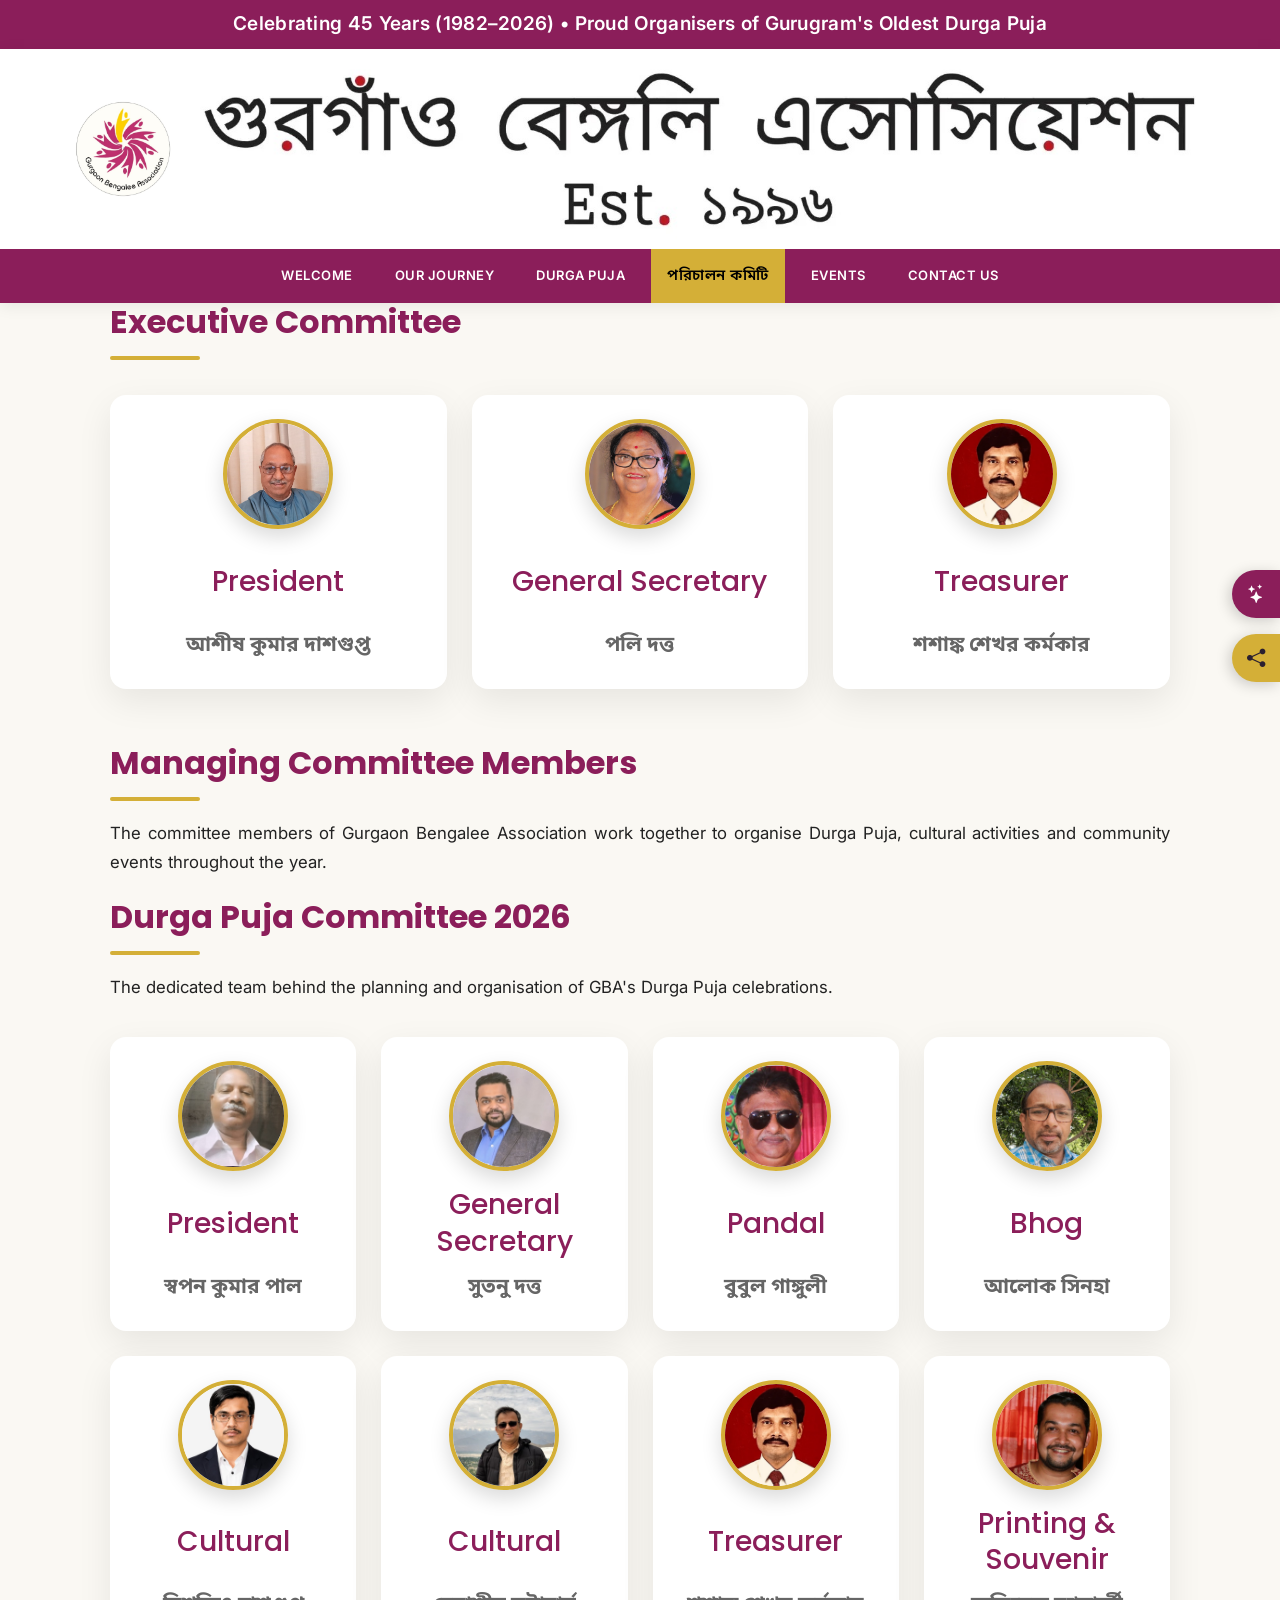
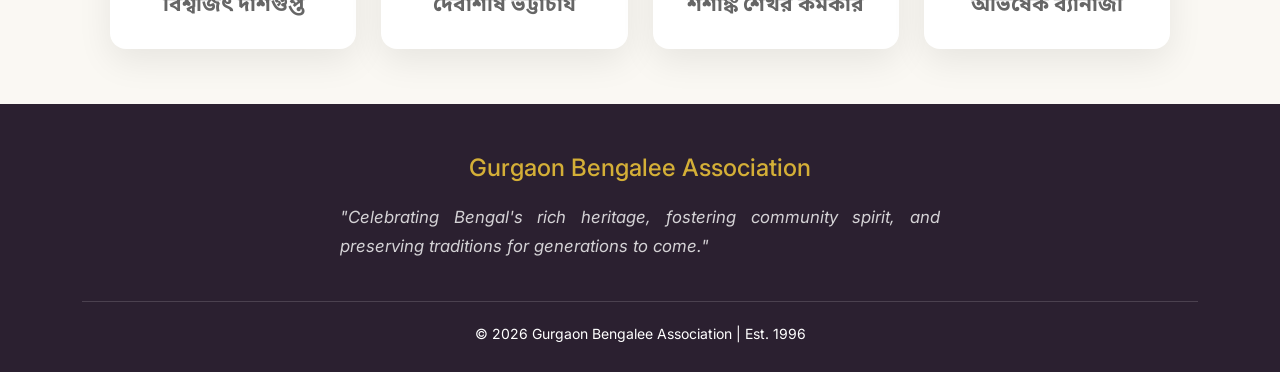
<file: committee.html>
<!DOCTYPE html>
<html lang="en">
<head>
<meta charset="UTF-8">
<meta name="viewport" content="width=device-width, initial-scale=1.0">

<link rel="icon" type="image/png" sizes="16x16" href="favicon-16x16.png">
<link rel="icon" type="image/png" sizes="32x32" href="favicon-32x32.png">
<link rel="icon" type="image/png" sizes="48x48" href="favicon-48x48.png">
<link rel="icon" type="image/png" sizes="96x96" href="favicon-96x96.png">
<link rel="apple-touch-icon" sizes="180x180" href="apple-touch-icon.png">
<link rel="shortcut icon" href="favicon.ico">

<title>Meet the Committee | Gurgaon Bengalee Association</title>

<meta name="description" content="Meet the Executive Committee of Gurgaon Bengalee Association, the team organising Gurugram's oldest Durga Puja and community events since 1982.">

<link href="https://cdn.jsdelivr.net/npm/bootstrap@5.3.3/dist/css/bootstrap.min.css" rel="stylesheet">

<link href="https://cdn.jsdelivr.net/npm/bootstrap-icons@1.11.3/font/bootstrap-icons.min.css" rel="stylesheet">

<link rel="preconnect" href="https://fonts.googleapis.com">
<link rel="preconnect" href="https://fonts.gstatic.com" crossorigin>
<link href="https://fonts.googleapis.com/css2?family=Poppins:wght@300;400;500;600;700&family=Inter:wght@300;400;500;600&family=Noto+Sans+Bengali:wght@400;600;700&display=swap" rel="stylesheet">

<link rel="stylesheet" href="css/style.css">

</head>

<body>

<div class="site-top">

<!-- TOP BAR -->

<div class="topbar text-center">
Celebrating 45 Years (1982–2026) •
Proud Organisers of Gurugram's Oldest Durga Puja
</div>

<header class="site-header">

    <div class="branding">

        <a href="index.html">
            <img src="images/logo.png"
                 alt="GBA Logo"
                 class="logo">
        </a>

        <a href="index.html">
            <img src="images/gba-banner.png"
                 alt="GBA Banner"
                 class="gba-banner">
        </a>

    </div>

    <nav class="navbar navbar-light">

        <div class="container-fluid px-2">

        <ul class="navbar-nav flex-row">

                    <li class="nav-item"><a class="nav-link" href="index.html">Welcome</a></li>
                    <li class="nav-item"><a class="nav-link" href="about.html">Our Journey</a></li>
                    <li class="nav-item"><a class="nav-link" href="durga-puja.html">Durga Puja</a></li>
                    <li class="nav-item"><a class="nav-link active" href="committee.html">পরিচালন কমিটি</a></li>
                    <li class="nav-item"><a class="nav-link" href="events.html">Events</a></li>
                    <li class="nav-item"><a class="nav-link" href="contact.html">Contact Us</a></li>

                </ul>

        </div>

    </nav>

</header>

</div>





<section class="content">


<h2 class="section-title">Executive Committee</h2>


<div class="committee-grid">


<div class="member">

<img src="images/president-photo.jpg"
     alt="Ashish Kumar Dasgupta, President"
     class="member-photo"
     loading="lazy">

<h3>President</h3>

<p class="member-name-bengali">
আশীষ কুমার দাশগুপ্ত
</p>

</div>



<div class="member">

<img src="images/pali-dutta-general-secretary.jpg"
     alt="Pali Dutta, General Secretary"
     class="member-photo"
     loading="lazy">

<h3>General Secretary</h3>

<p class="member-name-bengali">
পলি দত্ত
</p>

</div>



<div class="member">

<img src="images/shashanka-shekhar-karmakar.jpg"
     alt="Shashanka Shekhar Karmakar, Treasurer"
     class="member-photo"
     loading="lazy">

<h3>Treasurer</h3>

<p class="member-name-bengali">
শশাঙ্ক শেখর কর্মকার
</p>

</div>


</div>



<h2 class="section-title">Managing Committee Members</h2>


<p>
The committee members of Gurgaon Bengalee Association work
together to organise Durga Puja, cultural activities and
community events throughout the year.
</p>


<!-- DURGA PUJA COMMITTEE -->

<h2 class="section-title mt-5" id="durga-puja-committee">Durga Puja Committee 2026</h2>

<p>
The dedicated team behind the planning and organisation of GBA's Durga Puja celebrations.
</p>

<div class="committee-grid">

<div class="member">

<img src="images/swapan-kumar-pal.jpg"
     alt="Swapan Kumar Pal, President, Durga Puja Committee"
     class="member-photo"
     loading="lazy">

<h3>President</h3>

<p class="member-name-bengali">
স্বপন কুমার পাল
</p>

</div>

<div class="member">

<img src="images/sutanu-datta.jpg"
     alt="Sutanu Datta, General Secretary, Durga Puja Committee"
     class="member-photo"
     loading="lazy">

<h3>General Secretary</h3>

<p class="member-name-bengali">
সুতনু দত্ত
</p>

</div>

<div class="member">

<img src="images/bubul-ganguli.jpg"
     alt="Bubul Ganguli, Pandal"
     class="member-photo"
     loading="lazy">

<h3>Pandal</h3>

<p class="member-name-bengali">
বুবুল গাঙ্গুলী
</p>

</div>

<div class="member">

<img src="images/alok-sinha.jpg"
     alt="Alok Sinha, Bhog"
     class="member-photo"
     loading="lazy">

<h3>Bhog</h3>

<p class="member-name-bengali">
আলোক সিনহা
</p>

</div>

<div class="member">

<img src="images/biswajit-dasgupta-cultural-secretary.jpg"
     alt="Biswajit Dasgupta, Cultural Secretary"
     class="member-photo"
     loading="lazy">

<h3>Cultural</h3>

<p class="member-name-bengali">
বিশ্বজিৎ দাশগুপ্ত
</p>

</div>

<div class="member">

<img src="images/debashish-bhattacharya.jpg"
     alt="Debashish Bhattacharya, Cultural Secretary"
     class="member-photo"
     loading="lazy">

<h3>Cultural</h3>

<p class="member-name-bengali">
দেবাশীষ ভট্টাচার্য
</p>

</div>

<div class="member">

<img src="images/shashanka-shekhar-karmakar.jpg"
     alt="Shashanka Shekhar Karmakar, Treasurer, Durga Puja Committee"
     class="member-photo"
     loading="lazy">

<h3>Treasurer</h3>

<p class="member-name-bengali">
শশাঙ্ক শেখর কর্মকার
</p>

</div>

<div class="member">

<img src="images/abhishek-banerjee.jpg"
     alt="Abhishek Banerjee, Printing and Souvenir"
     class="member-photo"
     loading="lazy">

<h3>Printing &amp; Souvenir</h3>

<p class="member-name-bengali">
অভিষেক ব্যানার্জী
</p>

</div>

</div>

</section>




<footer>

<div class="container text-center">

<h4>Gurgaon Bengalee Association</h4>

<p class="footer-quote">
"Celebrating Bengal's rich heritage, fostering community spirit, and preserving traditions for generations to come."
</p>

<div class="footer-bottom">
© 2026 Gurgaon Bengalee Association | Est. 1996
</div>

</div>

</footer>

<!-- SITEWIDE PULLOUT TABS -->

<button type="button" class="side-pullout-tab" id="highlightsTab" data-bs-toggle="modal" data-bs-target="#highlightsModal" aria-label="Highlights">
<i class="bi bi-stars"></i>
</button>

<button type="button" class="side-pullout-tab side-pullout-tab-connect" id="connectTab" data-bs-toggle="modal" data-bs-target="#connectModal" aria-label="Connect">
<i class="bi bi-share-fill"></i>
</button>

<!-- HIGHLIGHTS MODAL -->

<div class="modal fade" id="highlightsModal" tabindex="-1" aria-labelledby="highlightsModalLabel" aria-hidden="true">
<div class="modal-dialog audition-modal-dialog highlights-connect-dialog">
<div class="modal-content audition-modal-content">

<div class="modal-body text-center">

<h4 class="mt-1 mb-3" id="highlightsModalLabel"><i class="bi bi-stars"></i> FY 2025&ndash;26 Highlights</h4>

<p class="mb-3">See everything GBA accomplished this past year, from Durga Puja to the new Club House, in our full Annual Activity Report.</p>

<a href="documents/GBA_Annual_Activity_Report_FY2025-26.pdf" target="_blank" class="btn btn-primary w-100">
<i class="bi bi-file-earmark-pdf"></i> Download Annual Activity Report
</a>

</div>

</div>
</div>
</div>

<!-- CONNECT MODAL -->

<div class="modal fade" id="connectModal" tabindex="-1" aria-labelledby="connectModalLabel" aria-hidden="true">
<div class="modal-dialog audition-modal-dialog highlights-connect-dialog">
<div class="modal-content audition-modal-content">

<div class="modal-body text-center">

<h4 class="mt-1 mb-3" id="connectModalLabel">Connect With Us</h4>

<p class="mb-3">Follow GBA for photos, updates and event announcements.</p>

<a href="https://instagram.com/rangamaati1982" target="_blank" class="social-connect-btn social-connect-instagram">
<i class="bi bi-instagram"></i> Instagram
</a>

<a href="https://www.facebook.com/rangamaati1982/" target="_blank" class="social-connect-btn social-connect-facebook">
<i class="bi bi-facebook"></i> Facebook
</a>

</div>

</div>
</div>
</div>

<script src="https://cdn.jsdelivr.net/npm/bootstrap@5.3.3/dist/js/bootstrap.bundle.min.js"></script>

<script src="js/script.js"></script>



</body>
</html>
</file>
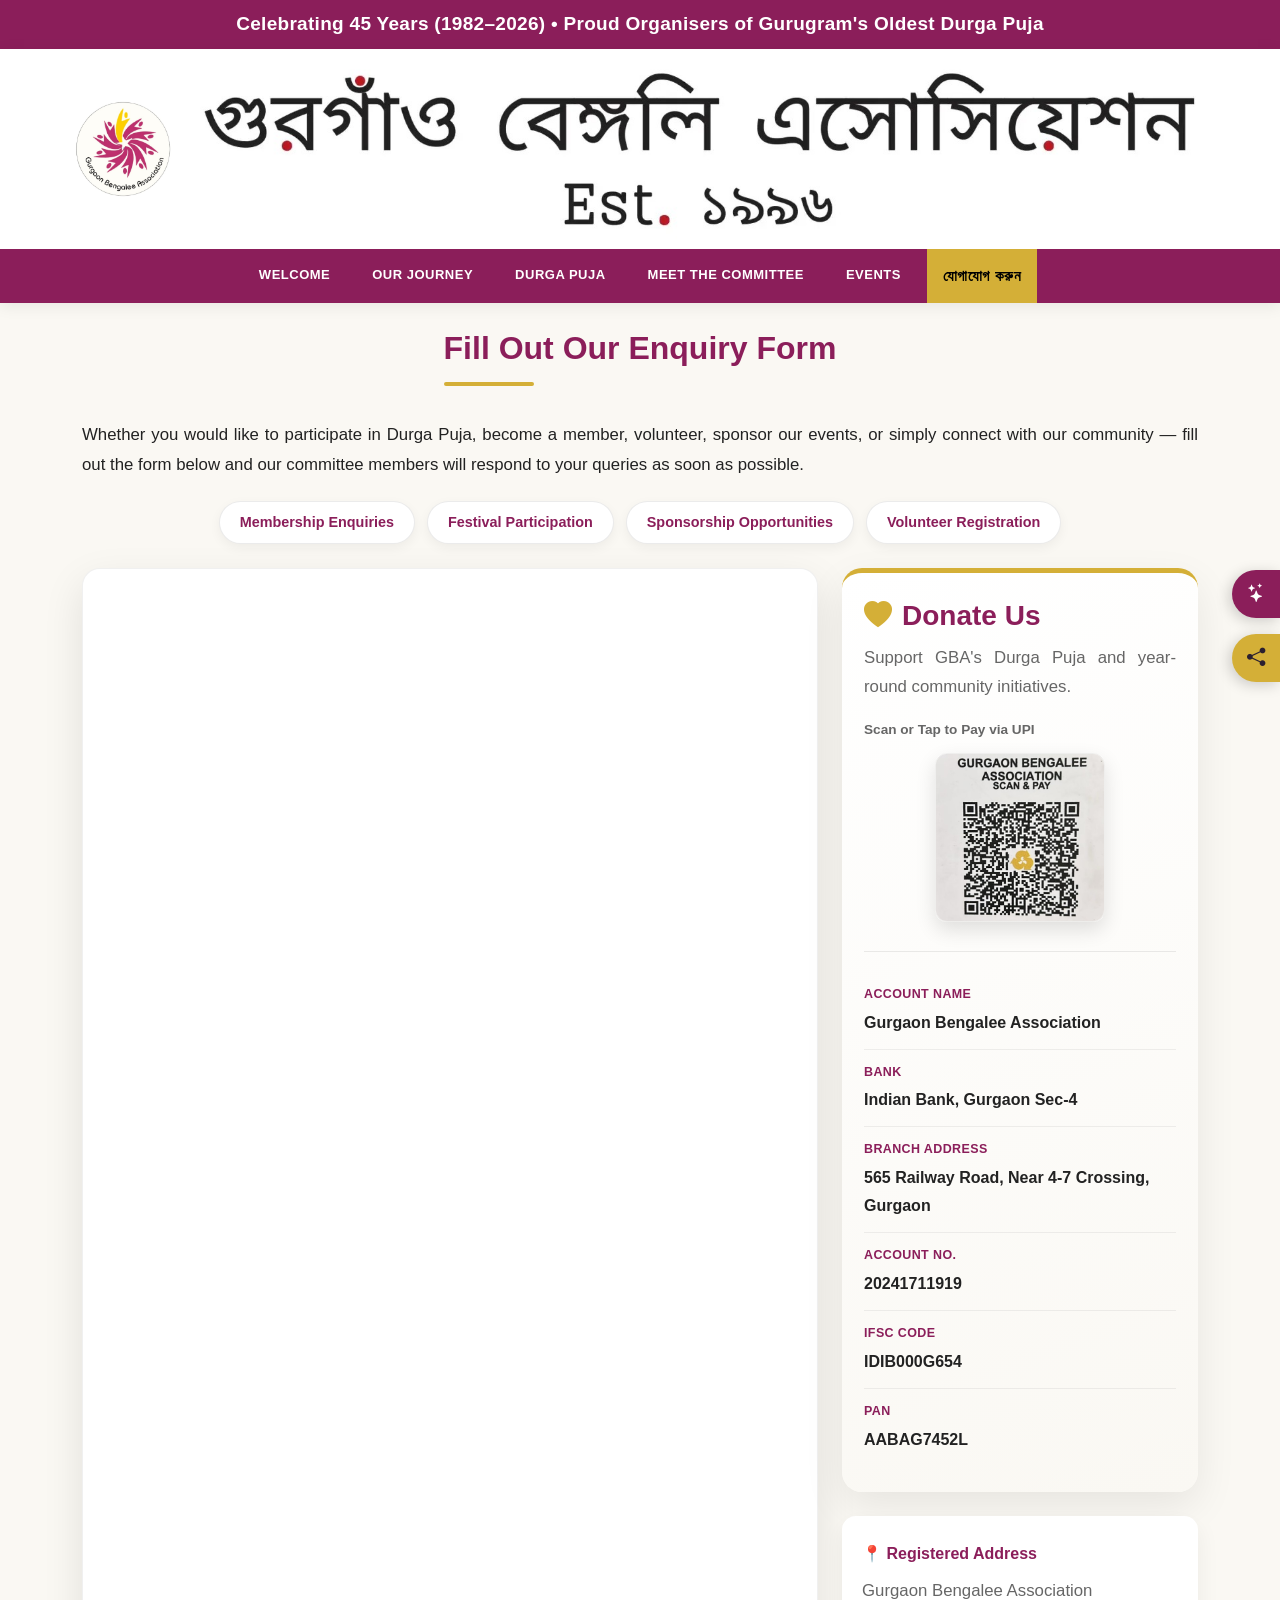
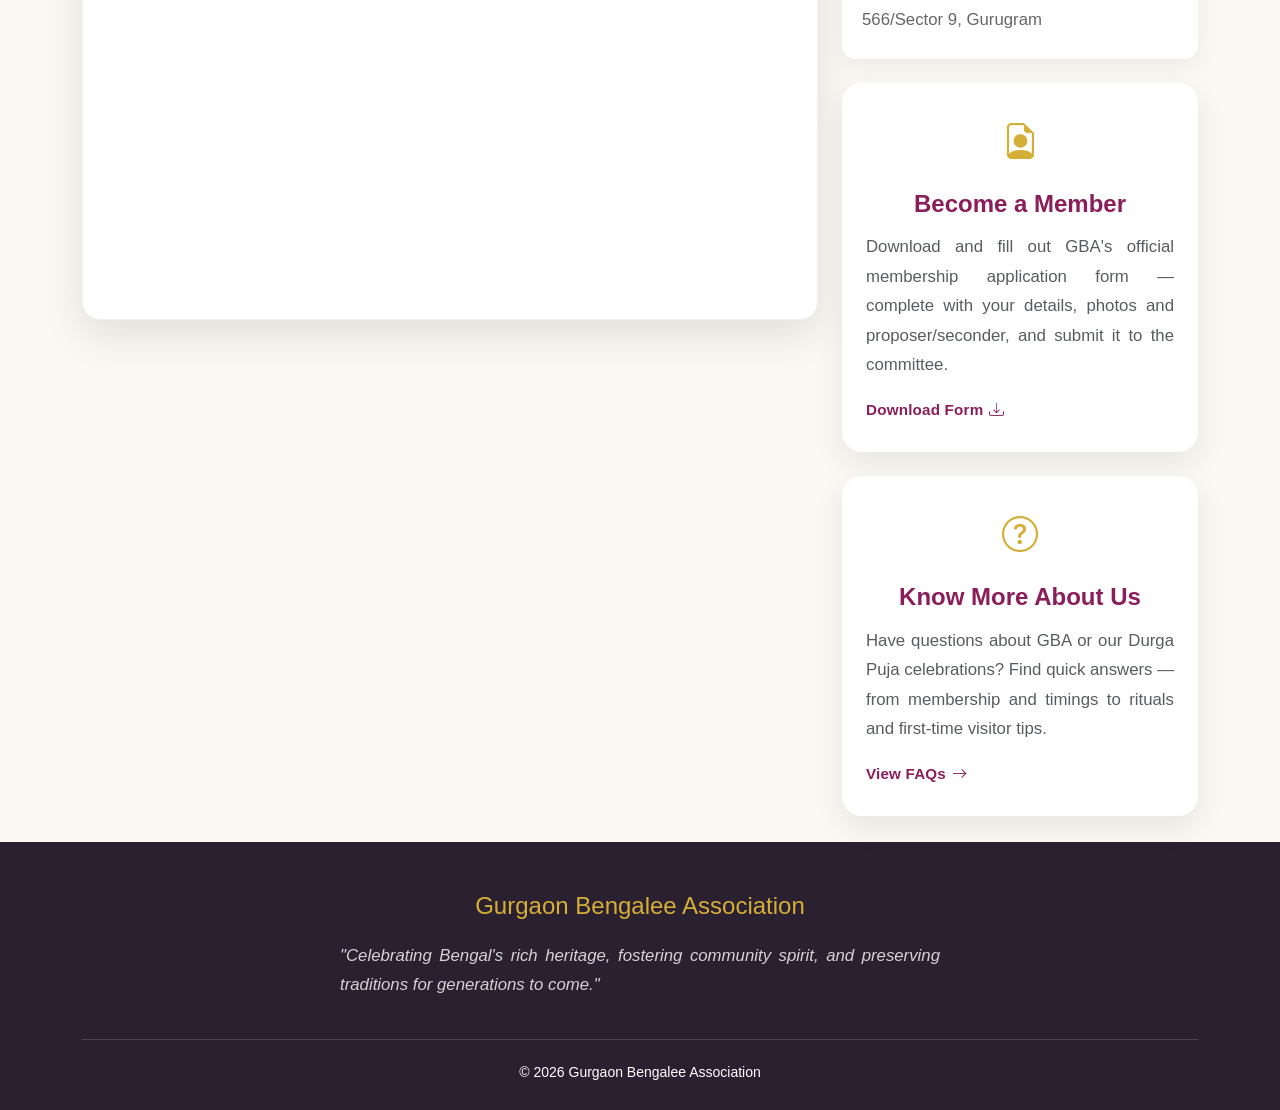
<file: contact.html>
<!DOCTYPE html>
<html lang="en">

<head>

<meta charset="UTF-8">
<meta name="viewport" content="width=device-width, initial-scale=1.0">

<link rel="icon" type="image/png" sizes="16x16" href="favicon-16x16.png">
<link rel="icon" type="image/png" sizes="32x32" href="favicon-32x32.png">
<link rel="icon" type="image/png" sizes="48x48" href="favicon-48x48.png">
<link rel="icon" type="image/png" sizes="96x96" href="favicon-96x96.png">
<link rel="apple-touch-icon" sizes="180x180" href="apple-touch-icon.png">
<link rel="shortcut icon" href="favicon.ico">

<title>Contact Us | Gurgaon Bengalee Association</title>

<meta name="description" content="Get in touch with Gurgaon Bengalee Association for membership, sponsorship, volunteering or general enquiries about Gurugram's oldest Durga Puja.">

<link href="https://cdn.jsdelivr.net/npm/bootstrap@5.3.3/dist/css/bootstrap.min.css" rel="stylesheet">

<link href="https://cdn.jsdelivr.net/npm/bootstrap-icons@1.11.3/font/bootstrap-icons.min.css" rel="stylesheet">

<link rel="stylesheet" href="css/style.css">

</head>

<body>

<div class="site-top">

<!-- TOP BAR -->

<div class="topbar text-center">
Celebrating 45 Years (1982–2026) •
Proud Organisers of Gurugram's Oldest Durga Puja
</div>

<!-- HEADER -->

<header class="site-header">

    <div class="branding">

        <a href="index.html">
            <img src="images/logo.png"
                 alt="GBA Logo"
                 class="logo">
        </a>

        <a href="index.html">
            <img src="images/gba-banner.png"
                 alt="GBA Banner"
                 class="gba-banner">
        </a>

    </div>

    <nav class="navbar navbar-light">

        <div class="container-fluid px-2">

        <ul class="navbar-nav flex-row">

                    <li class="nav-item"><a class="nav-link" href="index.html">Welcome</a></li>
                    <li class="nav-item"><a class="nav-link" href="about.html">Our Journey</a></li>
                    <li class="nav-item"><a class="nav-link" href="durga-puja.html">Durga Puja</a></li>
                    <li class="nav-item"><a class="nav-link" href="committee.html">Meet the Committee</a></li>
                    <li class="nav-item"><a class="nav-link" href="events.html">Events</a></li>
                    <li class="nav-item"><a class="nav-link active" href="contact.html">যোগাযোগ করুন</a></li>

                </ul>

        </div>

    </nav>

</header>

</div>
<!-- PAGE BANNER removed-->

<!-- ENQUIRY FORM + DONATE/FAQ SIDEBAR -->

<section>

<div class="container">

<div class="text-center mb-4">

<h2 class="section-title d-inline-block">Fill Out Our Enquiry Form</h2>

<p class="mt-3">
Whether you would like to participate in Durga Puja, become a member,
volunteer, sponsor our events, or simply connect with our community —
fill out the form below and our committee members will respond to
your queries as soon as possible.
</p>

<ul class="enquiry-type-list">
<li>Membership Enquiries</li>
<li>Festival Participation</li>
<li>Sponsorship Opportunities</li>
<li>Volunteer Registration</li>
</ul>

</div>

<div class="row g-4">

<div class="col-lg-8">

<div class="gform-wrap">

<iframe
    src="https://docs.google.com/forms/d/e/1FAIpQLSfKXlv63FD6I-GTGzyFopaxvIw_IKnJ07A-HnbqOdEpYFczlQ/viewform?embedded=true"
    width="100%"
    height="1350"
    frameborder="0"
    marginheight="0"
    marginwidth="0">
Loading&hellip;
</iframe>

</div>

</div>

<div class="col-lg-4">

<div class="contact-sidebar">

<div class="donate-card mb-4" id="donate">

<h3><i class="bi bi-heart-fill"></i> Donate Us</h3>

<p class="mb-3">Support GBA's Durga Puja and year-round community initiatives.</p>

<div class="donate-qr-wrap">
<p class="donate-qr-label">Scan or Tap to Pay via UPI</p>
<a href="upi://pay?pa=begaleeassociation@indianbk&pn=Gurgaon%20Bengalee%20Association&cu=INR" aria-label="Pay Gurgaon Bengalee Association via UPI">
<img src="images/donate-qr-code.jpg" alt="GBA Indian Bank UPI QR code for donations" class="donate-qr-img">
</a>
</div>

<ul class="donate-details">
<li><span>Account Name</span>Gurgaon Bengalee Association</li>
<li><span>Bank</span>Indian Bank, Gurgaon Sec-4</li>
<li><span>Branch Address</span>565 Railway Road, Near 4-7 Crossing, Gurgaon</li>
<li><span>Account No.</span>20241711919</li>
<li><span>IFSC Code</span>IDIB000G654</li>
<li><span>PAN</span>AABAG7452L</li>
</ul>

</div>

<div class="card contact-detail-card mb-4">

<strong>📍 Registered Address</strong>
<p class="mb-0 mt-2">Gurgaon Bengalee Association<br>566/Sector 9, Gurugram</p>

</div>

<div class="card quick-link-card p-4 text-center mb-4">

<i class="bi bi-file-earmark-person quick-link-icon"></i>

<h4>Become a Member</h4>

<p class="text-muted">Download and fill out GBA's official membership application form &mdash; complete with your details, photos and proposer/seconder, and submit it to the committee.</p>

<a href="documents/GBA_Membership_Application_Form.pdf" download class="quick-link-cta">Download Form <i class="bi bi-download"></i></a>

</div>

<div class="card quick-link-card p-4 text-center">

<i class="bi bi-question-circle quick-link-icon"></i>

<h4>Know More About Us</h4>

<p class="text-muted">Have questions about GBA or our Durga Puja celebrations? Find quick answers &mdash; from membership and timings to rituals and first-time visitor tips.</p>

<a href="faq.html" class="quick-link-cta">View FAQs <i class="bi bi-arrow-right"></i></a>

</div>

</div>

</div>

</div>

</div>

</section>

<!-- FOOTER -->

<footer>

<div class="container text-center">

<h4>Gurgaon Bengalee Association</h4>

<p class="footer-quote">
"Celebrating Bengal's rich heritage, fostering community spirit, and preserving traditions for generations to come."
</p>

<div class="footer-bottom">

© 2026 Gurgaon Bengalee Association

</div>

</div>

</footer>

<!-- SITEWIDE PULLOUT TABS -->

<button type="button" class="side-pullout-tab" id="highlightsTab" data-bs-toggle="modal" data-bs-target="#highlightsModal" aria-label="Highlights">
<i class="bi bi-stars"></i>
</button>

<button type="button" class="side-pullout-tab side-pullout-tab-connect" id="connectTab" data-bs-toggle="modal" data-bs-target="#connectModal" aria-label="Connect">
<i class="bi bi-share-fill"></i>
</button>

<!-- HIGHLIGHTS MODAL -->

<div class="modal fade" id="highlightsModal" tabindex="-1" aria-labelledby="highlightsModalLabel" aria-hidden="true">
<div class="modal-dialog audition-modal-dialog highlights-connect-dialog">
<div class="modal-content audition-modal-content">

<div class="modal-body text-center">

<h4 class="mt-1 mb-3" id="highlightsModalLabel"><i class="bi bi-stars"></i> FY 2025&ndash;26 Highlights</h4>

<p class="mb-3">See everything GBA accomplished this past year, from Durga Puja to the new Club House, in our full Annual Activity Report.</p>

<a href="documents/GBA_Annual_Activity_Report_FY2025-26.pdf" target="_blank" class="btn btn-primary w-100">
<i class="bi bi-file-earmark-pdf"></i> Download Annual Activity Report
</a>

</div>

</div>
</div>
</div>

<!-- CONNECT MODAL -->

<div class="modal fade" id="connectModal" tabindex="-1" aria-labelledby="connectModalLabel" aria-hidden="true">
<div class="modal-dialog audition-modal-dialog highlights-connect-dialog">
<div class="modal-content audition-modal-content">

<div class="modal-body text-center">

<h4 class="mt-1 mb-3" id="connectModalLabel">Connect With Us</h4>

<p class="mb-3">Follow GBA for photos, updates and event announcements.</p>

<a href="https://instagram.com/rangamaati1982" target="_blank" class="social-connect-btn social-connect-instagram">
<i class="bi bi-instagram"></i> Instagram
</a>

<a href="https://www.facebook.com/rangamaati1982/" target="_blank" class="social-connect-btn social-connect-facebook">
<i class="bi bi-facebook"></i> Facebook
</a>

</div>

</div>
</div>
</div>

<script src="https://cdn.jsdelivr.net/npm/bootstrap@5.3.3/dist/js/bootstrap.bundle.min.js"></script>

<script src="js/script.js"></script>

</body>

</html>
</file>
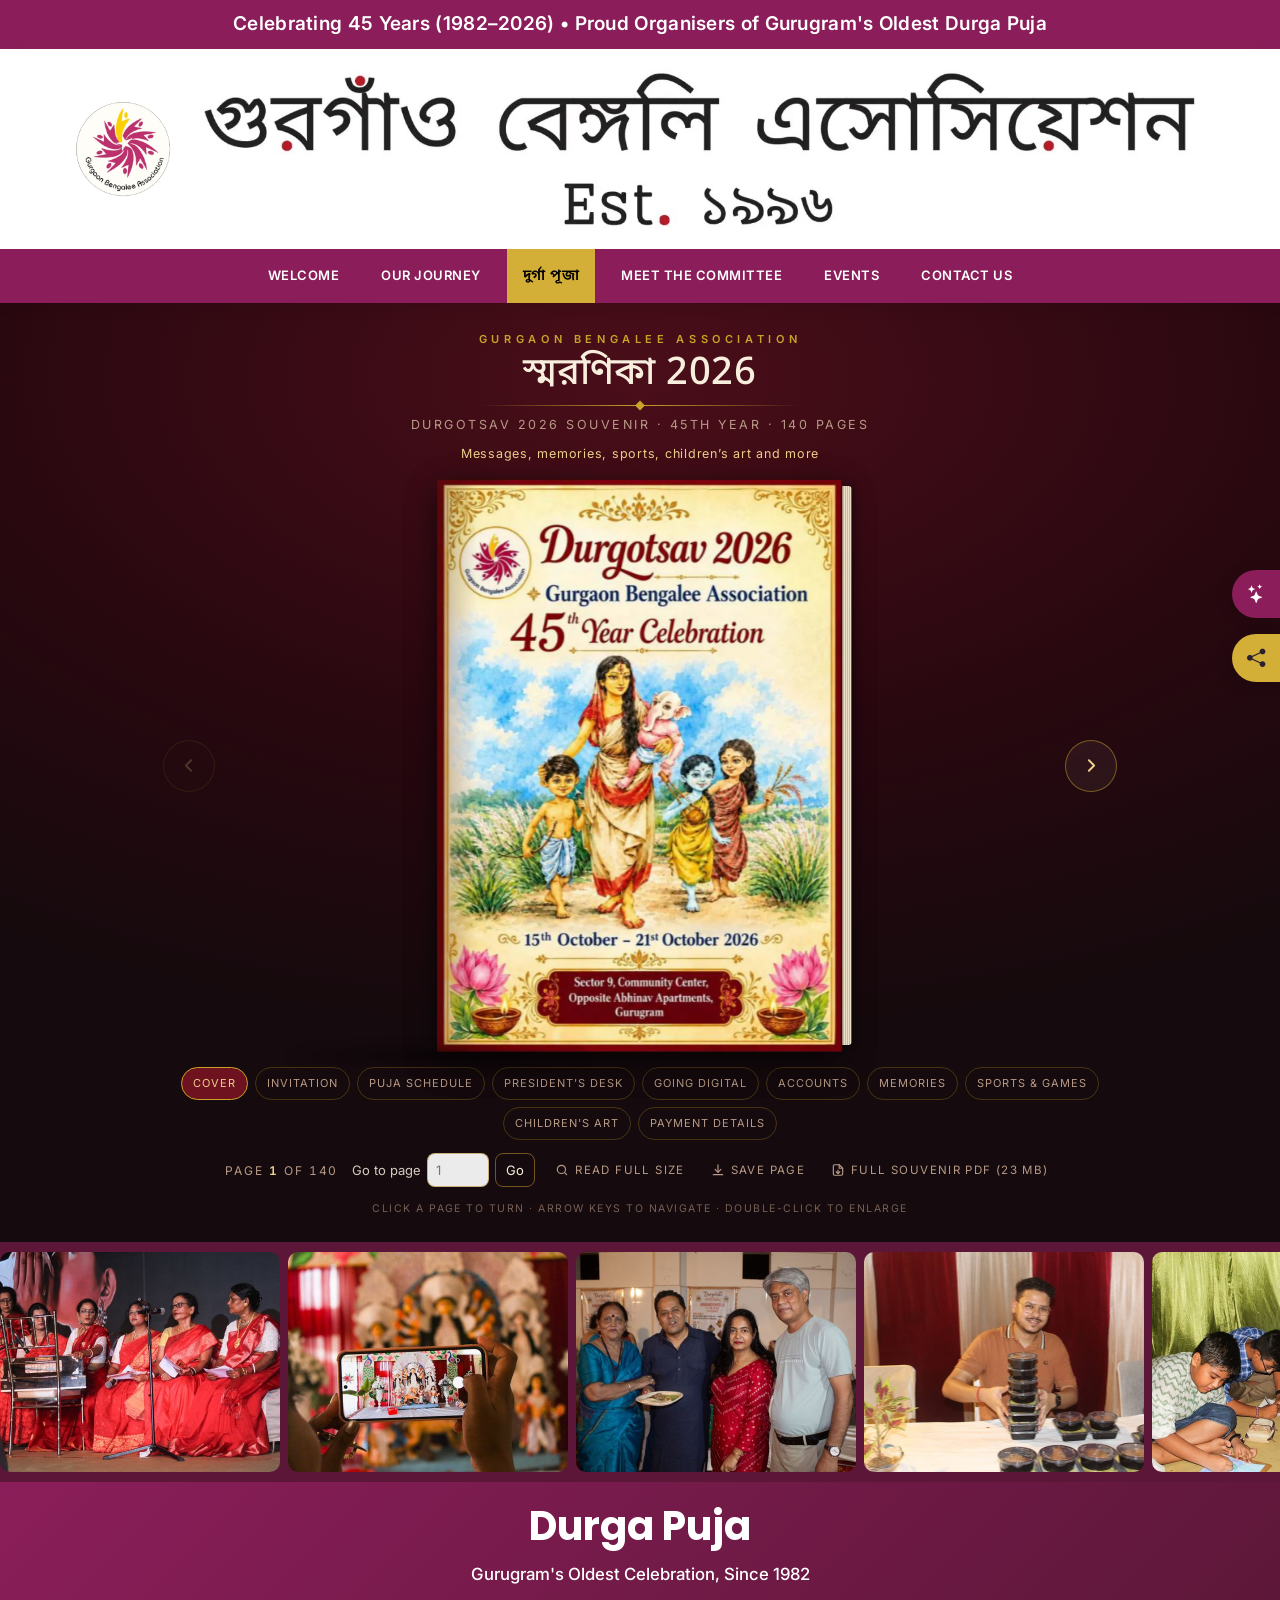
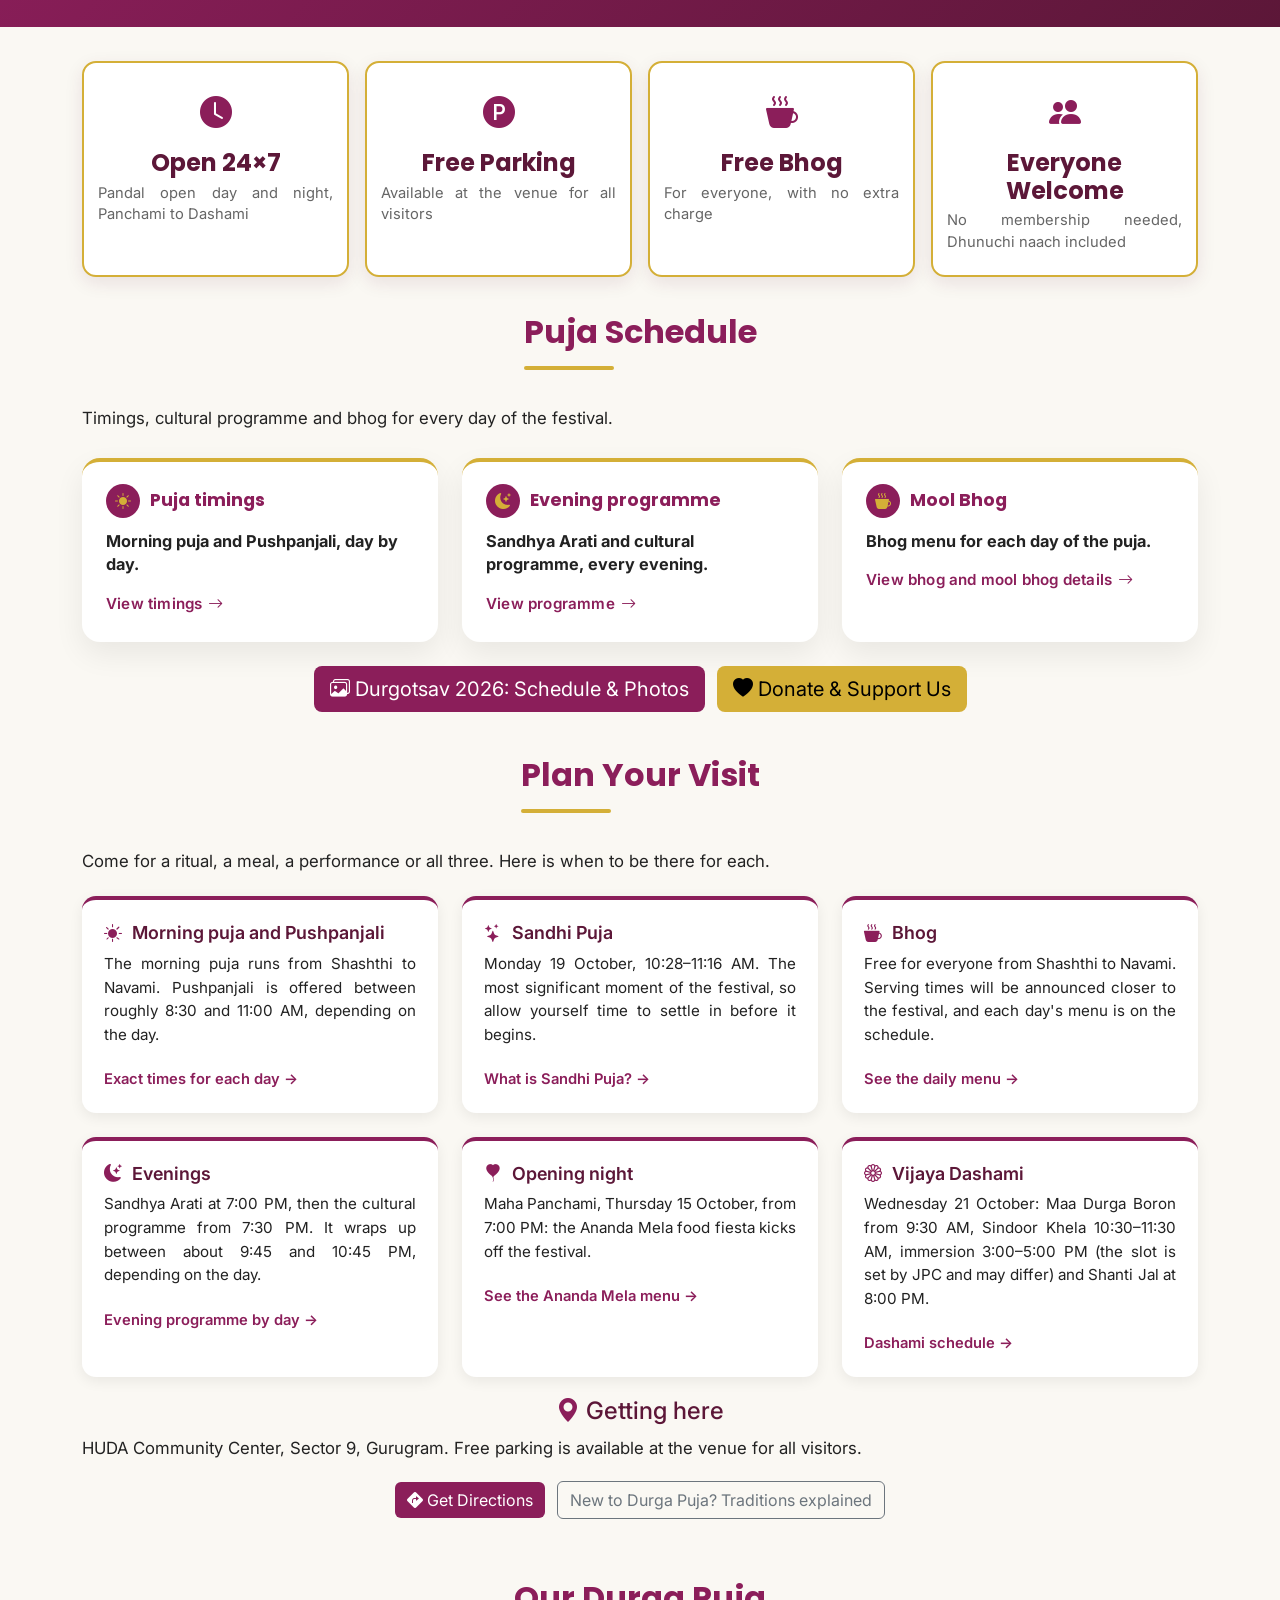
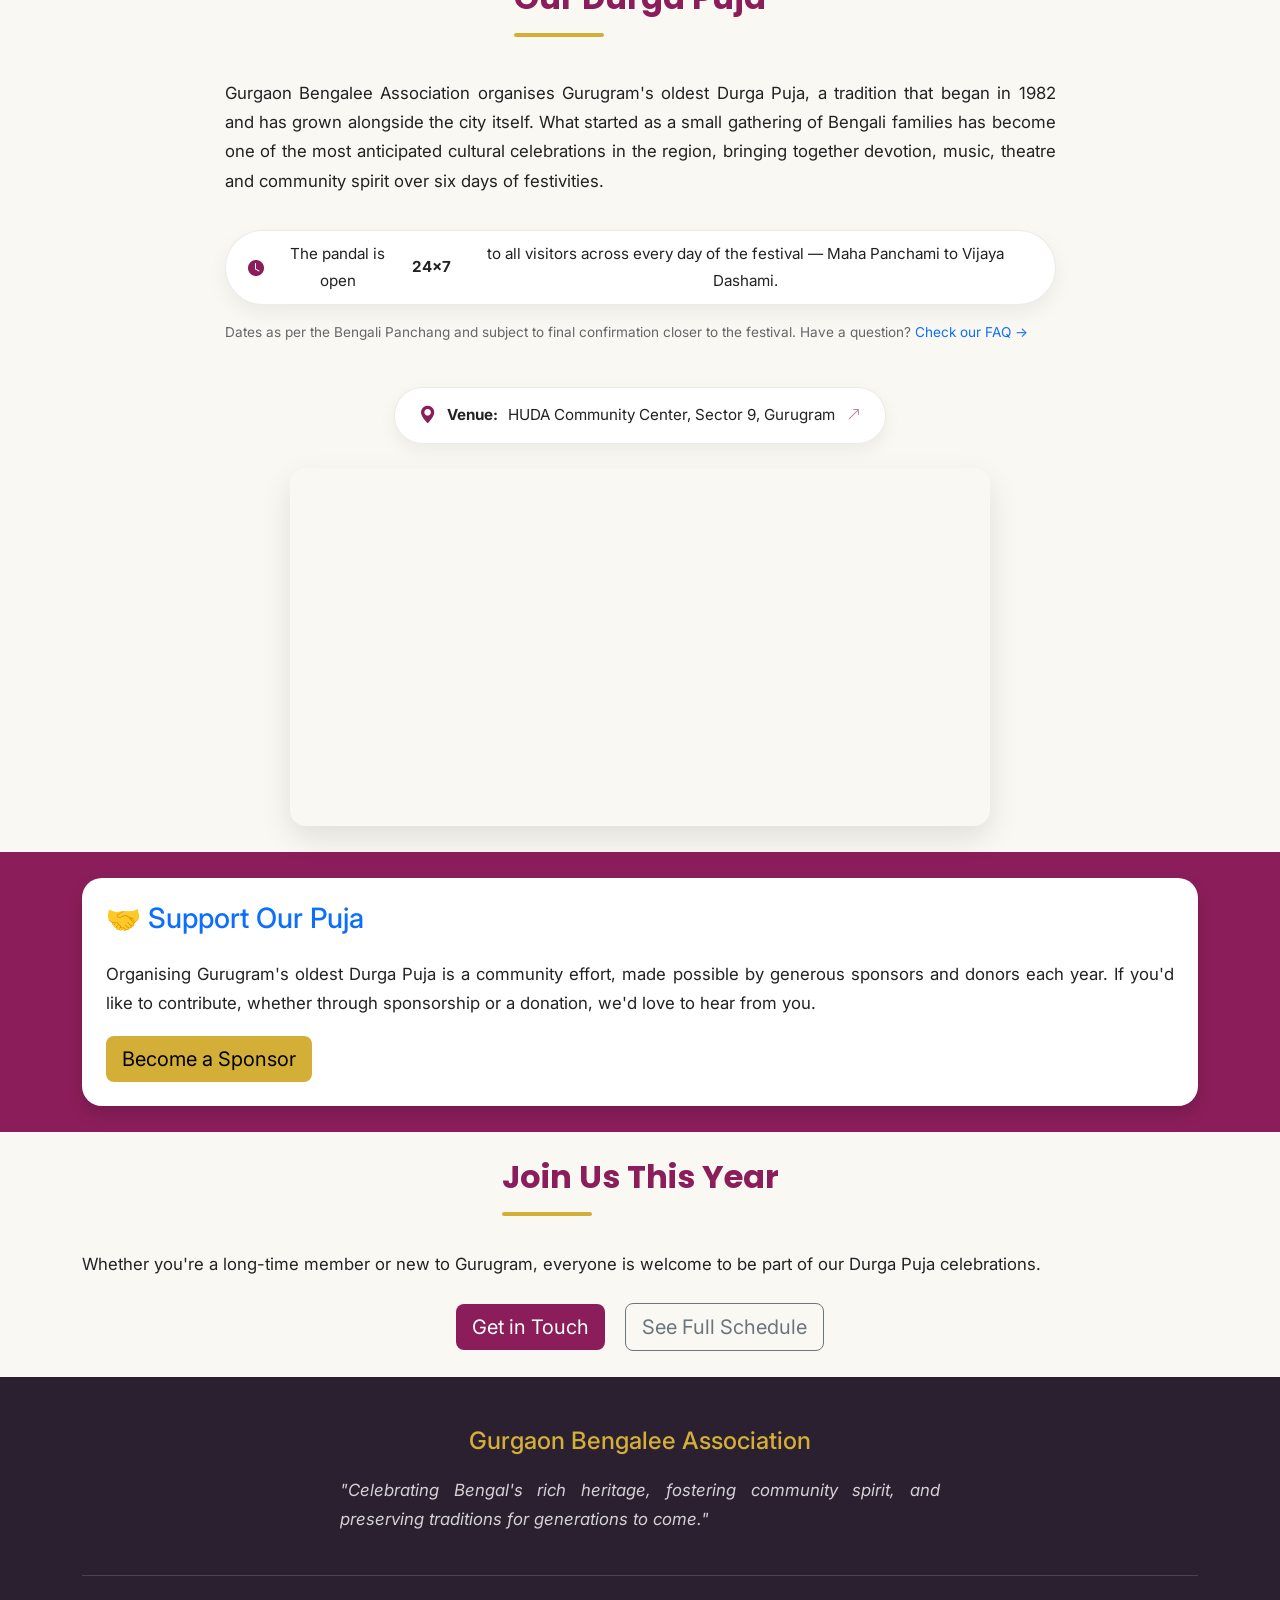
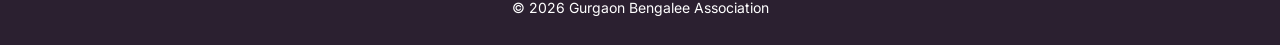
<file: durga-puja.html>
<!DOCTYPE html>
<html lang="en">

<head>

<meta charset="UTF-8">
<meta name="viewport" content="width=device-width, initial-scale=1.0">

<link rel="icon" type="image/png" sizes="16x16" href="favicon-16x16.png">
<link rel="icon" type="image/png" sizes="32x32" href="favicon-32x32.png">
<link rel="icon" type="image/png" sizes="48x48" href="favicon-48x48.png">
<link rel="icon" type="image/png" sizes="96x96" href="favicon-96x96.png">
<link rel="apple-touch-icon" sizes="180x180" href="apple-touch-icon.png">
<link rel="shortcut icon" href="favicon.ico">

<title>Best Durga Puja in Gurgaon | Gurgaon Bengalee Association</title>

<meta name="description" content="Looking for the best Durga Puja in Gurgaon? Gurgaon Bengalee Association organises Gurugram's oldest Durga Puja since 1982 — six days of rituals, Bengali culture and community celebration at Sector 9, HUDA Community Center.">

<meta name="keywords" content="best Durga Puja in Gurgaon, best Durga Puja in Gurugram, Durga Puja Gurgaon, Durga Puja Gurugram, Bengali community Gurgaon, Bengali culture Gurgaon">

<link href="https://cdn.jsdelivr.net/npm/bootstrap@5.3.3/dist/css/bootstrap.min.css" rel="stylesheet">

<link href="https://cdn.jsdelivr.net/npm/bootstrap-icons@1.11.3/font/bootstrap-icons.min.css" rel="stylesheet">

<link rel="preconnect" href="https://fonts.googleapis.com">
<link rel="preconnect" href="https://fonts.gstatic.com" crossorigin>
<link href="https://fonts.googleapis.com/css2?family=Poppins:wght@300;400;500;600;700&family=Inter:wght@300;400;500;600&family=Noto+Sans+Bengali:wght@400;600;700&display=swap" rel="stylesheet">

<link rel="stylesheet" href="css/style.css">

</head>

<body>

<div class="site-top">

<!-- TOP BAR -->

<div class="topbar text-center">
Celebrating 45 Years (1982–2026) •
Proud Organisers of Gurugram's Oldest Durga Puja
</div>

<!-- HEADER -->

<header class="site-header">

    <div class="branding">

        <a href="index.html">
            <img src="images/logo.png"
                 alt="GBA Logo"
                 class="logo">
        </a>

        <a href="index.html">
            <img src="images/gba-banner.png"
                 alt="GBA Banner"
                 class="gba-banner">
        </a>

    </div>

    <nav class="navbar navbar-light">

        <div class="container-fluid px-2">

        <ul class="navbar-nav flex-row">

                    <li class="nav-item"><a class="nav-link" href="index.html">Welcome</a></li>
                    <li class="nav-item"><a class="nav-link" href="about.html">Our Journey</a></li>
                    <li class="nav-item"><a class="nav-link active" href="durga-puja.html">দুর্গা পূজা</a></li>
                    <li class="nav-item"><a class="nav-link" href="committee.html">Meet the Committee</a></li>
                    <li class="nav-item"><a class="nav-link" href="events.html">Events</a></li>
                    <li class="nav-item"><a class="nav-link" href="contact.html">Contact Us</a></li>

                </ul>

        </div>

    </nav>

</header>

</div>
    <!-- DURGOTSAV 2026 MAHALAYA EMBED -->

<!-- DURGOTSAV 2026 FLIPBOOK: invitation until 9 pm IST, 8 Nov 2026, then the souvenir (pages are built by js/script.js) -->

<style>
.fb-tool[hidden]{display:none !important;}
.fb-goto{display:inline-flex;align-items:center;gap:6px;margin:0;}
.fb-goto label{font-size:13px;color:inherit;opacity:.85;}
.fb-goto input{width:62px;padding:5px 8px;border:1px solid rgba(184,134,43,.6);border-radius:8px;background:rgba(255,255,255,.92);color:#3a1d14;font:inherit;font-size:13px;}
.fb-goto button{padding:5px 10px;border:1px solid rgba(184,134,43,.6);border-radius:8px;background:transparent;color:inherit;font-size:13px;cursor:pointer;}
.fb-face.fb-blank{background:var(--fb-cream,#f7ecd9);}
.fb-face img:not([src]){visibility:hidden;}
.fb-lb-nav{position:absolute;top:50%;transform:translateY(-50%);z-index:3;width:46px;height:46px;border:0;border-radius:50%;background:rgba(0,0,0,.55);color:#fff;font-size:28px;line-height:46px;text-align:center;cursor:pointer;}
.fb-lb-nav:disabled{opacity:.25;cursor:default;}
.fb-lb-nav.fb-lb-prev{left:12px;}
.fb-lb-nav.fb-lb-next{right:12px;}
.fb-goto label,.fb-goto button{white-space:nowrap;}
@media (max-width:600px){.fb-toolbar{flex-wrap:wrap;justify-content:center;row-gap:10px;column-gap:14px;}.fb-counter{flex-basis:100%;text-align:center;}.fb-tool{white-space:nowrap;}}
</style>

<section class="fb-section" id="invitation" aria-label="Durgotsav 2026 invitation">
<span id="souvenir" aria-hidden="true"></span>

<div class="fb-stage">

<div class="fb-masthead">
<p class="fb-eyebrow">Gurgaon Bengalee Association</p>
<h2 id="fbTitle"><span class="fb-bn">দুর্গোৎসব</span> 2026</h2>
<div class="fb-rule"></div>
<p class="fb-sub" id="fbSub">45th Year &middot; 15&ndash;21 October 2026 &middot; HUDA Community Centre, Sector 9</p>
<p class="fb-countdown" id="fbCountdown"></p>
</div>

<div class="fb-bookrow" id="fbBookrow">

<button type="button" class="fb-arrow" id="fbPrev" aria-label="Previous page" disabled>
<svg viewBox="0 0 24 24" fill="none" stroke="currentColor" stroke-width="2.2" stroke-linecap="round" stroke-linejoin="round"><path d="M15 18L9 12l6-6"/></svg>
</button>

<div class="fb-viewport" id="fbViewport" tabindex="0" role="group" aria-label="Durgotsav 2026 flipbook. Use the arrow keys to turn pages.">
<div class="fb-edges fb-l" id="fbEdgesL"></div>
<div class="fb-edges fb-r" id="fbEdgesR"></div>
<div class="fb-book" id="fbBook"></div>
</div>

<button type="button" class="fb-arrow" id="fbNext" aria-label="Next page">
<svg viewBox="0 0 24 24" fill="none" stroke="currentColor" stroke-width="2.2" stroke-linecap="round" stroke-linejoin="round"><path d="M9 18l6-6-6-6"/></svg>
</button>

</div>

<div class="fb-controls">
<div class="fb-chips" id="fbChips"></div>
<div class="fb-toolbar">
<span class="fb-counter" id="fbCounter"></span>
<form class="fb-goto" id="fbGoto">
<label for="fbGotoInput">Go to page</label>
<input type="number" id="fbGotoInput" min="1" max="140" inputmode="numeric" placeholder="1">
<button type="submit">Go</button>
</form>
<button type="button" class="fb-tool" id="fbZoom">
<svg viewBox="0 0 24 24" fill="none" stroke="currentColor" stroke-width="2" stroke-linecap="round"><circle cx="11" cy="11" r="7"/><path d="M20 20l-3.5-3.5"/></svg>
Read full size
</button>
<button type="button" class="fb-tool" id="fbSave">
<svg viewBox="0 0 24 24" fill="none" stroke="currentColor" stroke-width="2" stroke-linecap="round" stroke-linejoin="round"><path d="M12 3v12"/><path d="M7 11l5 5 5-5"/><path d="M4 20h16"/></svg>
Save page
</button>
<a class="fb-tool" id="fbPdf" href="documents/GBA-Souvenir-2026.pdf" download="GBA-Durgotsav-2026-Souvenir.pdf" style="text-decoration:none" hidden>
<svg viewBox="0 0 24 24" fill="none" stroke="currentColor" stroke-width="2" stroke-linecap="round" stroke-linejoin="round"><path d="M14 3H6a2 2 0 0 0-2 2v14a2 2 0 0 0 2 2h12a2 2 0 0 0 2-2V9z"/><path d="M14 3v6h6"/><path d="M12 12v6"/><path d="M9 15l3 3 3-3"/></svg>
Full souvenir PDF (23 MB)
</a>
</div>
<p class="fb-hint">Click a page to turn &middot; Arrow keys to navigate &middot; Double-click to enlarge</p>
</div>

</div>

<div class="fb-lightbox" id="fbLightbox" role="dialog" aria-modal="true" aria-label="Full size page">
<button type="button" class="fb-close" id="fbLbClose" aria-label="Close">&times;</button>
<button type="button" class="fb-lb-nav fb-lb-prev" id="fbLbPrev" aria-label="Previous page">&lsaquo;</button>
<img id="fbLbImg" alt="">
<button type="button" class="fb-lb-nav fb-lb-next" id="fbLbNext" aria-label="Next page">&rsaquo;</button>
<p class="fb-lb-cap" id="fbLbCap"></p>
</div>

<div class="fb-toast" id="fbToast" role="status" aria-live="polite"></div>

</section>


<!-- PAGE PHOTO STRIP (auto-looping) -->

<div class="photo-strip-wrap">

<div class="photo-strip">
<div class="photo-strip-track" id="pujaPhotoTrack">

<img src="images/puja-strip-1.jpg" alt="Cultural evening performers on stage">
<img src="images/puja-strip-2.jpg" alt="Devotee photographing the Durga idol">
<img src="images/puja-strip-3.jpg" alt="Committee members with guests at Anandomela">
<img src="images/puja-strip-4.jpg" alt="Bhog being prepared for distribution">
<img src="images/puja-strip-5.jpg" alt="Children drawing during a cultural activity">
<img src="images/puja-strip-6.jpg" alt="Dance performance on stage">
<img src="images/puja-strip-7.jpg" alt="Cultural programme hosts on stage">
<img src="images/puja-strip-8.jpg" alt="Devotees offering anjali">
<img src="images/puja-strip-9.jpg" alt="Community group photo with the Durga idol">
<img src="images/puja-strip-10.jpg" alt="Singer performing on stage">
<img src="images/puja-strip-11.jpg" alt="Aarti being performed to the Durga idol">
<img src="images/puja-strip-12.jpg" alt="Committee members presenting a saree offering">
<img src="images/puja-strip-13.jpg" alt="Group photo of committee members">
<img src="images/puja-strip-14.jpg" alt="Devotees lighting diyas">
<img src="images/puja-strip-15.jpg" alt="Puja rituals being performed on stage">
<img src="images/puja-strip-16.jpg" alt="Community members dancing during Bijoya">
<img src="images/puja-strip-17.jpg" alt="Committee members group photo at the venue">
<img src="images/puja-strip-18.jpg" alt="Close-up of the Durga idol during rituals">
<img src="images/puja-strip-19.jpg" alt="Speaker addressing the audience on stage">
<img src="images/puja-strip-20.jpg" alt="Member celebrating at the Puja grounds">
<img src="images/puja-strip-21.jpg" alt="Volunteers distributing bhog">
<img src="images/puja-strip-22.jpg" alt="Women members gathered around puja offerings">

<img src="images/puja-strip-1.jpg" alt="" aria-hidden="true">
<img src="images/puja-strip-2.jpg" alt="" aria-hidden="true">
<img src="images/puja-strip-3.jpg" alt="" aria-hidden="true">
<img src="images/puja-strip-4.jpg" alt="" aria-hidden="true">
<img src="images/puja-strip-5.jpg" alt="" aria-hidden="true">
<img src="images/puja-strip-6.jpg" alt="" aria-hidden="true">
<img src="images/puja-strip-7.jpg" alt="" aria-hidden="true">
<img src="images/puja-strip-8.jpg" alt="" aria-hidden="true">
<img src="images/puja-strip-9.jpg" alt="" aria-hidden="true">
<img src="images/puja-strip-10.jpg" alt="" aria-hidden="true">
<img src="images/puja-strip-11.jpg" alt="" aria-hidden="true">
<img src="images/puja-strip-12.jpg" alt="" aria-hidden="true">
<img src="images/puja-strip-13.jpg" alt="" aria-hidden="true">
<img src="images/puja-strip-14.jpg" alt="" aria-hidden="true">
<img src="images/puja-strip-15.jpg" alt="" aria-hidden="true">
<img src="images/puja-strip-16.jpg" alt="" aria-hidden="true">
<img src="images/puja-strip-17.jpg" alt="" aria-hidden="true">
<img src="images/puja-strip-18.jpg" alt="" aria-hidden="true">
<img src="images/puja-strip-19.jpg" alt="" aria-hidden="true">
<img src="images/puja-strip-20.jpg" alt="" aria-hidden="true">
<img src="images/puja-strip-21.jpg" alt="" aria-hidden="true">
<img src="images/puja-strip-22.jpg" alt="" aria-hidden="true">

</div>
</div>

</div>

<!-- PAGE TITLE -->

<section class="page-banner">

<h1>Durga Puja</h1>

<p>Gurugram's Oldest Celebration, Since 1982</p>

</section>

<!-- KNOW BEFORE YOU GO -->

<section class="kbg-section">

<div class="container">

<div class="row g-3 justify-content-center">

<div class="col-6 col-lg-3">
<div class="kbg-tile">
<i class="bi bi-clock-fill"></i>
<div class="kbg-big">Open 24&times;7</div>
<p>Pandal open day and night, Panchami to Dashami</p>
</div>
</div>

<div class="col-6 col-lg-3">
<div class="kbg-tile">
<i class="bi bi-p-circle-fill"></i>
<div class="kbg-big">Free Parking</div>
<p>Available at the venue for all visitors</p>
</div>
</div>

<div class="col-6 col-lg-3">
<div class="kbg-tile">
<i class="bi bi-cup-hot-fill"></i>
<div class="kbg-big">Free Bhog</div>
<p>For everyone, with no extra charge</p>
</div>
</div>

<div class="col-6 col-lg-3">
<div class="kbg-tile">
<i class="bi bi-people-fill"></i>
<div class="kbg-big">Everyone Welcome</div>
<p>No membership needed, Dhunuchi naach included</p>
</div>
</div>

</div>

</div>

</section>

<!-- TODAY AT GBA (placards) -->

<section class="today-section">

<div class="container">

<div class="text-center mb-4">

<h2 class="section-title d-inline-block" id="todayHeading">Puja Schedule</h2>

<p class="mt-3" id="todayLead">Timings, cultural programme and bhog for every day of the festival.</p>

</div>

<div class="row g-4" id="todayCards">

<div class="col-lg-4 col-md-6">
<div class="sch-card today-card">
<h3><i class="bi bi-brightness-high-fill"></i> Puja timings</h3>
<div class="today-body" data-slot="puja"><p class="today-main">Morning puja and Pushpanjali, day by day.</p></div>
<a href="durga-puja-2026.html" class="quick-link-cta" data-slot="puja-link">View timings <i class="bi bi-arrow-right"></i></a>
</div>
</div>
<div class="col-lg-4 col-md-6">
<div class="sch-card today-card">
<h3><i class="bi bi-moon-stars-fill"></i> Evening programme</h3>
<div class="today-body" data-slot="eve"><p class="today-main">Sandhya Arati and cultural programme, every evening.</p></div>
<a href="durga-puja-2026.html" class="quick-link-cta" data-slot="eve-link">View programme <i class="bi bi-arrow-right"></i></a>
</div>
</div>
<div class="col-lg-4 col-md-6">
<div class="sch-card today-card">
<h3><i class="bi bi-cup-hot-fill"></i> Mool Bhog</h3>
<div class="today-body" data-slot="bhog"><p class="today-main">Bhog menu for each day of the puja.</p></div>
<a href="durga-puja-2026.html" class="quick-link-cta" data-slot="bhog-link">View bhog and mool bhog details <i class="bi bi-arrow-right"></i></a>
</div>
</div>

</div>

<div class="text-center mt-4">

<a href="durga-puja-2026.html" class="btn btn-primary btn-lg me-2 mb-2"><i class="bi bi-images"></i> Durgotsav 2026: Schedule &amp; Photos</a>

<a href="contact.html#donate" class="btn btn-warning btn-lg mb-2"><i class="bi bi-heart-fill"></i> Donate &amp; Support Us</a>

</div>

</div>

</section>

<!-- PLAN YOUR VISIT -->

<section class="plan-section" id="plan-your-visit">

<div class="container">

<div class="text-center mb-5">
<h2 class="section-title d-inline-block">Plan Your Visit</h2>
<p class="mt-3">Come for a ritual, a meal, a performance or all three. Here is when to be there for each.</p>
</div>

<div class="row g-4">

<div class="col-lg-4 col-md-6">
<div class="plan-card">
<h4><i class="bi bi-brightness-high-fill"></i> Morning puja and Pushpanjali</h4>
<p>The morning puja runs from Shashthi to Navami. Pushpanjali is offered between roughly 8:30 and 11:00 AM, depending on the day.</p>
<a href="durga-puja-2026.html">Exact times for each day &rarr;</a>
</div>
</div>

<div class="col-lg-4 col-md-6">
<div class="plan-card">
<h4><i class="bi bi-stars"></i> Sandhi Puja</h4>
<p>Monday 19 October, 10:28&ndash;11:16 AM. The most significant moment of the festival, so allow yourself time to settle in before it begins.</p>
<a href="traditions.html#sandhi-puja">What is Sandhi Puja? &rarr;</a>
</div>
</div>

<div class="col-lg-4 col-md-6">
<div class="plan-card">
<h4><i class="bi bi-cup-hot-fill"></i> Bhog</h4>
<p>Free for everyone from Shashthi to Navami. Serving times will be announced closer to the festival, and each day's menu is on the schedule.</p>
<a href="durga-puja-2026.html">See the daily menu &rarr;</a>
</div>
</div>

<div class="col-lg-4 col-md-6">
<div class="plan-card">
<h4><i class="bi bi-moon-stars-fill"></i> Evenings</h4>
<p>Sandhya Arati at 7:00 PM, then the cultural programme from 7:30 PM. It wraps up between about 9:45 and 10:45 PM, depending on the day.</p>
<a href="durga-puja-2026.html">Evening programme by day &rarr;</a>
</div>
</div>

<div class="col-lg-4 col-md-6">
<div class="plan-card">
<h4><i class="bi bi-balloon-heart-fill"></i> Opening night</h4>
<p>Maha Panchami, Thursday 15 October, from 7:00 PM: the Ananda Mela food fiesta kicks off the festival.</p>
<a href="durga-puja-2026.html#day-panchami">See the Ananda Mela menu &rarr;</a>
</div>
</div>

<div class="col-lg-4 col-md-6">
<div class="plan-card">
<h4><i class="bi bi-flower1"></i> Vijaya Dashami</h4>
<p>Wednesday 21 October: Maa Durga Boron from 9:30 AM, Sindoor Khela 10:30&ndash;11:30 AM, immersion 3:00&ndash;5:00 PM (the slot is set by JPC and may differ) and Shanti Jal at 8:00 PM.</p>
<a href="durga-puja-2026.html#day-dashami">Dashami schedule &rarr;</a>
</div>
</div>

</div>

<div class="plan-getting-here text-center mt-5">
<h4><i class="bi bi-geo-alt-fill"></i> Getting here</h4>
<p>HUDA Community Center, Sector 9, Gurugram. Free parking is available at the venue for all visitors.</p>
<a href="https://www.google.com/maps/dir/?api=1&destination=28.463365,76.9966859" target="_blank" rel="noopener" class="btn btn-primary me-2 mb-2"><i class="bi bi-sign-turn-right-fill"></i> Get Directions</a>
<a href="traditions.html" class="btn btn-outline-secondary mb-2">New to Durga Puja? Traditions explained</a>
</div>

</div>

</section>

<!-- INTRO -->

<section>

<div class="container">

<div class="row justify-content-center">

<div class="col-lg-9 text-center">

<h2 class="section-title d-inline-block">Our Durga Puja</h2>

<p class="mt-4">
Gurgaon Bengalee Association organises Gurugram's oldest Durga Puja,
a tradition that began in 1982 and has grown alongside the city itself.
What started as a small gathering of Bengali families has become one
of the most anticipated cultural celebrations in the region, bringing
together devotion, music, theatre and community spirit over six days
of festivities.
</p>

<div class="open-24-7-badge mt-3">
<i class="bi bi-clock-fill"></i> The pandal is open <strong>24&times;7</strong> to all visitors across every day of the festival &mdash; Maha Panchami to Vijaya Dashami.
</div>

<p class="mt-3" style="font-size:.85rem;color:var(--gray);">

Dates as per the Bengali Panchang and subject to final confirmation closer to the festival. Have a question? <a href="faq.html">Check our FAQ &rarr;</a>

</p>

<a href="https://www.google.com/maps/dir/?api=1&destination=28.463365,76.9966859"
   target="_blank"
   class="venue-block mt-4">
<i class="bi bi-geo-alt-fill"></i>
<strong>Venue:</strong> HUDA Community Center, Sector 9, Gurugram
<i class="bi bi-arrow-up-right venue-link-arrow"></i>
</a>

<div class="venue-map-wrap mt-4">
<iframe
    src="https://www.google.com/maps?q=28.463365,76.9966859&z=17&output=embed"
    width="100%"
    height="350"
    style="border:0;"
    allowfullscreen=""
    loading="lazy"
    referrerpolicy="no-referrer-when-downgrade">
</iframe>
</div>

</div>

</div>

</div>

</section>



<!-- SUPPORT OUR PUJA -->

<section class="bg-primary-custom text-white">

<div class="container">

<div class="card shadow border-0">

<div class="card-body p-4">

<h3 class="text-primary mb-4">🤝 Support Our Puja</h3>

<p>
Organising Gurugram's oldest Durga Puja is a community effort, made possible
by generous sponsors and donors each year. If you'd like to contribute,
whether through sponsorship or a donation, we'd love to hear from you.
</p>

<a href="contact.html" class="btn btn-warning btn-lg">Become a Sponsor</a>

</div>

</div>

</div>

</section>

<!-- CTA -->

<section>

<div class="container text-center">

<h2 class="section-title d-inline-block">Join Us This Year</h2>

<p class="mt-3 mb-4">
Whether you're a long-time member or new to Gurugram, everyone is
welcome to be part of our Durga Puja celebrations.
</p>

<a href="contact.html" class="btn btn-primary btn-lg me-3">Get in Touch</a>
<a href="durga-puja-2026.html" class="btn btn-outline-secondary btn-lg">See Full Schedule</a>

</div>

</section>

<!-- FOOTER -->

<footer>

<div class="container text-center">

<h4>Gurgaon Bengalee Association</h4>

<p class="footer-quote">
"Celebrating Bengal's rich heritage, fostering community spirit, and preserving traditions for generations to come."
</p>

<div class="footer-bottom">
© 2026 Gurgaon Bengalee Association
</div>

</div>

</footer>

<!-- SITEWIDE PULLOUT TABS -->

<button type="button" class="side-pullout-tab" id="highlightsTab" data-bs-toggle="modal" data-bs-target="#highlightsModal">
<i class="bi bi-stars"></i> 
</button>

<button type="button" class="side-pullout-tab side-pullout-tab-connect" id="connectTab" data-bs-toggle="modal" data-bs-target="#connectModal">
<i class="bi bi-share-fill"></i> 
</button>

<!-- HIGHLIGHTS MODAL -->

<div class="modal fade" id="highlightsModal" tabindex="-1" aria-labelledby="highlightsModalLabel" aria-hidden="true">
<div class="modal-dialog audition-modal-dialog highlights-connect-dialog">
<div class="modal-content audition-modal-content">

<div class="modal-body text-center">

<h4 class="mt-1 mb-3" id="highlightsModalLabel"><i class="bi bi-stars"></i> FY 2025&ndash;26 Highlights</h4>

<p class="mb-3">See everything GBA accomplished this past year, from Durga Puja to the new Club House, in our full Annual Activity Report.</p>

<a href="documents/GBA_Annual_Activity_Report_FY2025-26.pdf" target="_blank" class="btn btn-primary w-100">
<i class="bi bi-file-earmark-pdf"></i> Download Annual Activity Report
</a>

</div>

</div>
</div>
</div>

<!-- CONNECT MODAL -->

<div class="modal fade" id="connectModal" tabindex="-1" aria-labelledby="connectModalLabel" aria-hidden="true">
<div class="modal-dialog audition-modal-dialog highlights-connect-dialog">
<div class="modal-content audition-modal-content">

<div class="modal-body text-center">

<h4 class="mt-1 mb-3" id="connectModalLabel">Connect With Us</h4>

<p class="mb-3">Follow GBA for photos, updates and event announcements.</p>

<a href="https://instagram.com/rangamaati1982" target="_blank" class="social-connect-btn social-connect-instagram">
<i class="bi bi-instagram"></i> Instagram
</a>

<a href="https://www.facebook.com/rangamaati1982/" target="_blank" class="social-connect-btn social-connect-facebook">
<i class="bi bi-facebook"></i> Facebook
</a>

</div>

</div>
</div>
</div>

<script src="https://cdn.jsdelivr.net/npm/bootstrap@5.3.3/dist/js/bootstrap.bundle.min.js"></script>

<script src="js/script.js"></script>

<!-- Today at GBA: fills the three placards from today's date (India time) -->
<script>
document.addEventListener("DOMContentLoaded", function () {
  var wrap = document.getElementById("todayCards");
  if (!wrap) return;

  var BHOG_NONE = ["Bhog/Langar is served free to all from 1 PM onwards daily, Saptami to Navami", "For Mool Bhog (16\u201320 October), click below and follow"];

  var DAYS = {
    "2026-10-15": { id: "panchami", label: "Maha Panchami, Thursday 15 October",
      puja: ["Festivities begin this evening", "Ananda Mela from 7:00 PM"],
      eve:  ["Ananda Mela \u2013 Food Fiesta", "7:00 PM onwards"],
      bhog: BHOG_NONE },
    "2026-10-16": { id: "shashthi", label: "Maha Shashthi, Friday 16 October",
      puja: ["Puja 8:00 AM\u201311:30 AM", "Pushpanjali 9:30 & 10:30 AM"],
      eve:  ["Bodhon & Sandhya Arati 6:30 PM", "Cultural programme from 7:30 PM"],
      bhog: ["Panch Bhaja, Payesh (Kheer)", "Luchi (Puri), Suji & Chatani"] },
    "2026-10-17": { id: "saptami-17", label: "Maha Saptami, Saturday 17 October",
      puja: ["Puja 8:00 AM\u201311:30 AM", "Pushpanjali 9:30, 10:30 & 11:00 AM"],
      eve:  ["Sandhya Arati 7:00 PM", "Cultural programme from 7:30 PM"],
      bhog: ["Panch Bhaja, Vegetable, Payesh (Kheer)", "Rice, Polav & Chatani"] },
    "2026-10-18": { id: "saptami-18", label: "Maha Saptami, Sunday 18 October",
      puja: ["Puja 8:00 AM\u201311:30 AM", "Pushpanjali 9:30, 10:30 & 11:00 AM"],
      eve:  ["Sandhya Arati 7:00 PM", "Cultural programme from 7:30 PM"],
      bhog: ["Panch Bhaja, Vegetable, Payesh (Kheer)", "Rice, Polav, Chatani, Rice & Vegetable"] },
    "2026-10-19": { id: "ashtami", label: "Maha Ashtami, Monday 19 October",
      puja: ["Puja 7:00 AM\u201310:00 AM", "Pushpanjali 8:30, 9:00 & 9:30 AM", "Sandhi Puja 10:28\u201311:16 AM"],
      eve:  ["Sandhya Arati 7:00 PM", "Cultural programme from 7:30 PM"],
      bhog: ["Panch Bhaja, Vegetable & Payesh (Kheer)", "Chatani, Khichuri"] },
    "2026-10-20": { id: "navami", label: "Maha Navami, Tuesday 20 October",
      puja: ["Puja 8:00 AM\u201310:30 AM", "Pushpanjali 9:00, 9:30 & 10:00 AM", "Havan 11:00 AM"],
      eve:  ["Sandhya Arati 7:00 PM", "Cultural programme from 7:30 PM"],
      bhog: ["Panch Bhaja, Chatani & Payesh (Kheer)", "Vegetable, Khichuri"] },
    "2026-10-21": { id: "dashami", label: "Vijaya Dashami, Wednesday 21 October",
      puja: ["Puja 8:00 AM\u20139:00 AM", "Maa Durga Boron 9:30 AM onwards", "Sindoor Khela 10:30\u201311:30 AM"],
      eve:  ["Immersion 3:00\u20135:00 PM", "Shanti Jal 8:00 PM"],
      bhog: BHOG_NONE }
  };

  var FIRST = "2026-10-15", LAST = "2026-10-21";

  var today = "";
  try {
    today = new Intl.DateTimeFormat("en-CA", { timeZone: "Asia/Kolkata" }).format(new Date());
  } catch (e) { return; }

  var key, heading, lead;
  if (DAYS[today]) {
    key = today;
    heading = "Today at GBA";
    lead = DAYS[key].label;
  } else if (today < FIRST) {
    key = FIRST;
    heading = "Coming Up";
    lead = "Durga Puja begins on " + DAYS[key].label + ". Here is the first day.";
  } else {
    return;
  }

  var d = DAYS[key];

  function fill(slot, lines) {
    var box = wrap.querySelector('[data-slot="' + slot + '"]');
    if (!box) return;
    box.innerHTML = "";
    lines.forEach(function (text, i) {
      var p = document.createElement("p");
      p.className = i === 0 ? "today-main" : "today-sub";
      p.textContent = text;
      box.appendChild(p);
    });
  }

  fill("puja", d.puja);
  fill("eve", d.eve);
  fill("bhog", d.bhog);

  ["puja", "eve", "bhog"].forEach(function (slot) {
    var link = wrap.querySelector('[data-slot="' + slot + '-link"]');
    if (link) link.setAttribute("href", "durga-puja-2026.html#day-" + d.id);
  });

  document.getElementById("todayHeading").textContent = heading;
  document.getElementById("todayLead").textContent = lead;
});
</script>

</body>

</html>
</file>
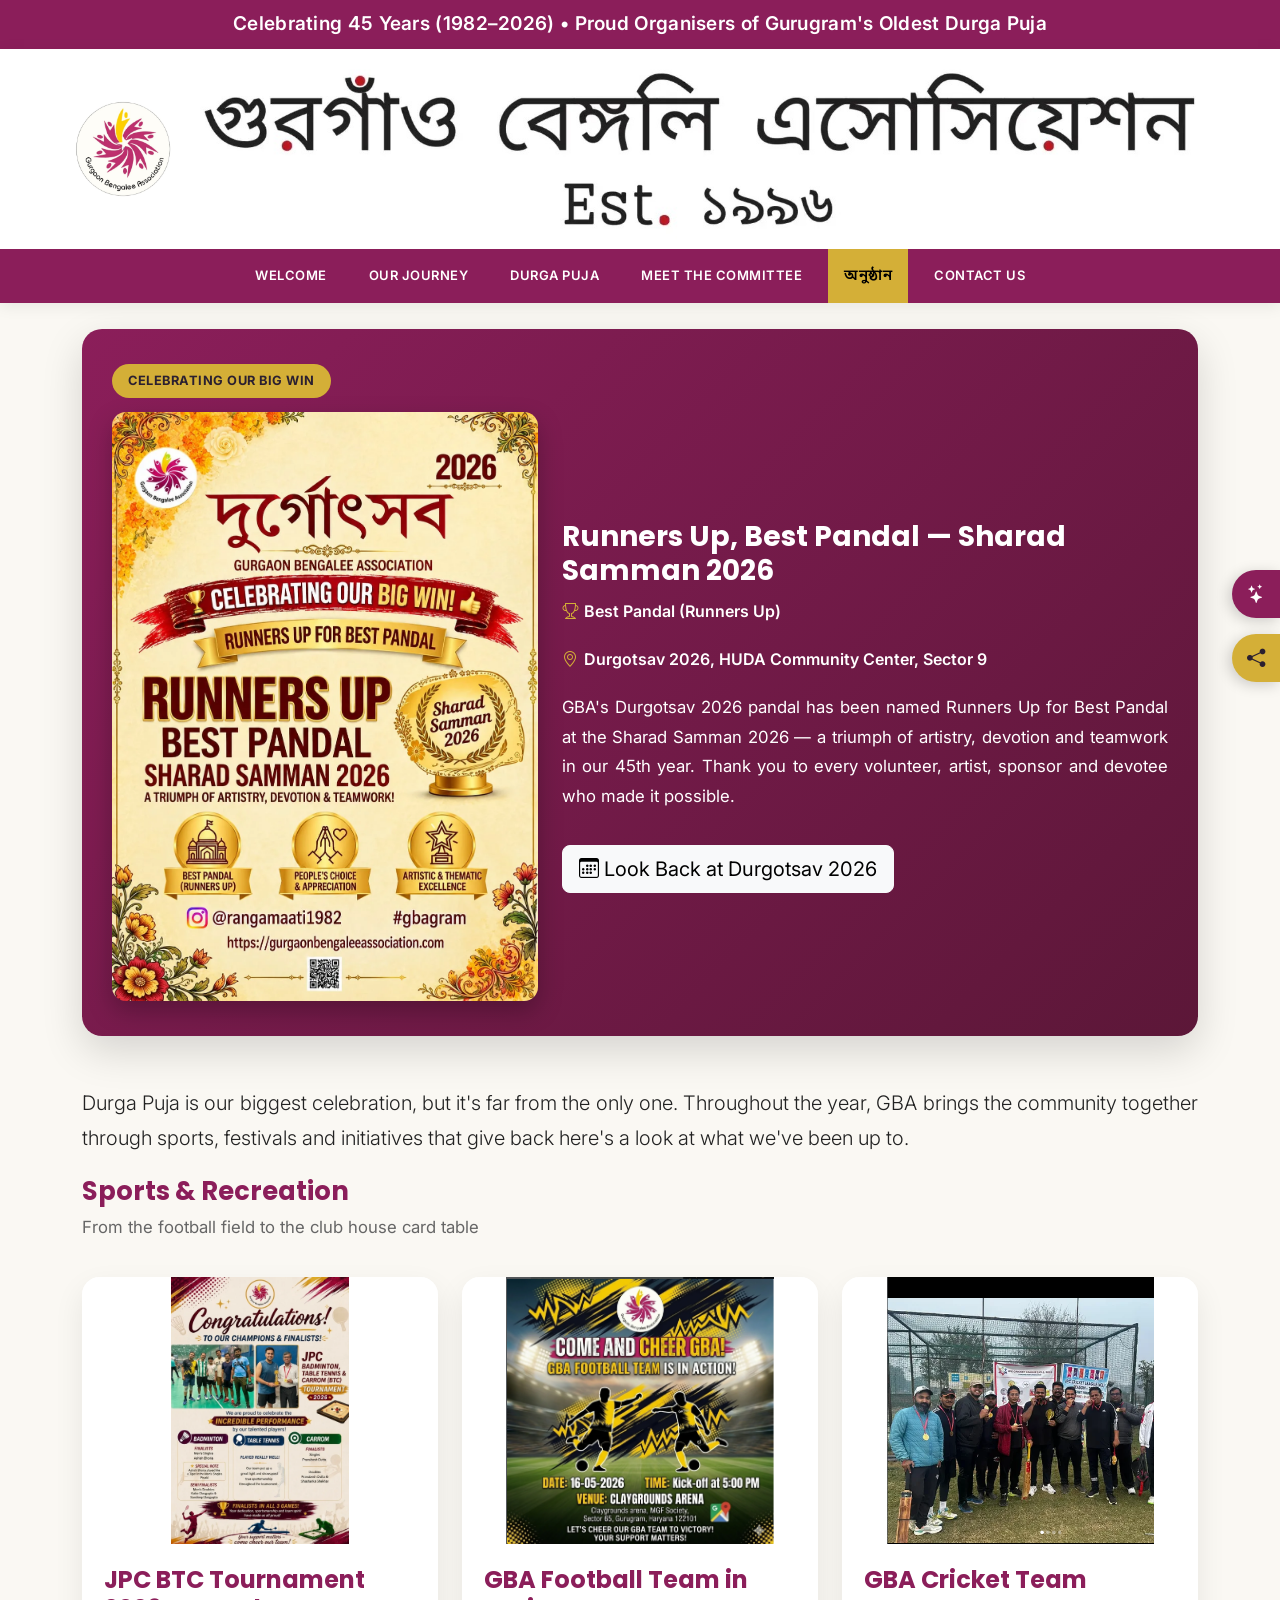
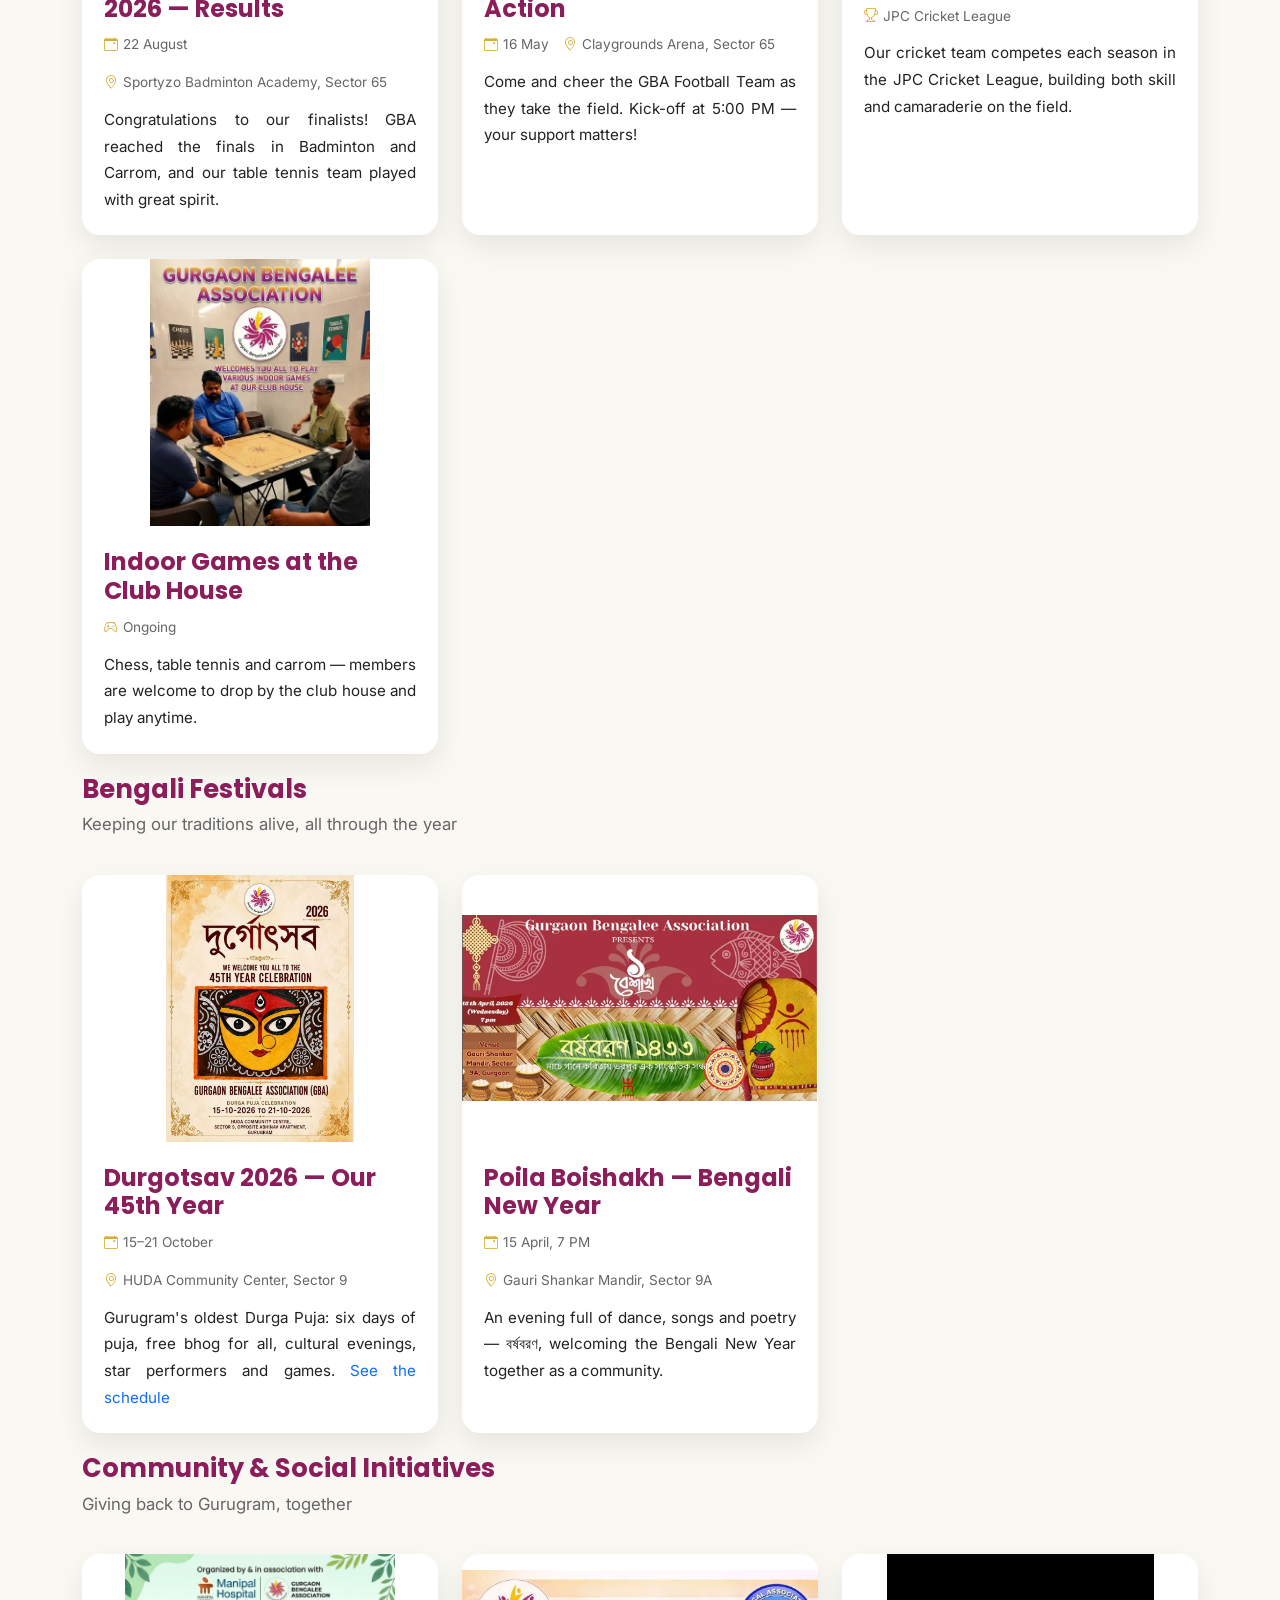
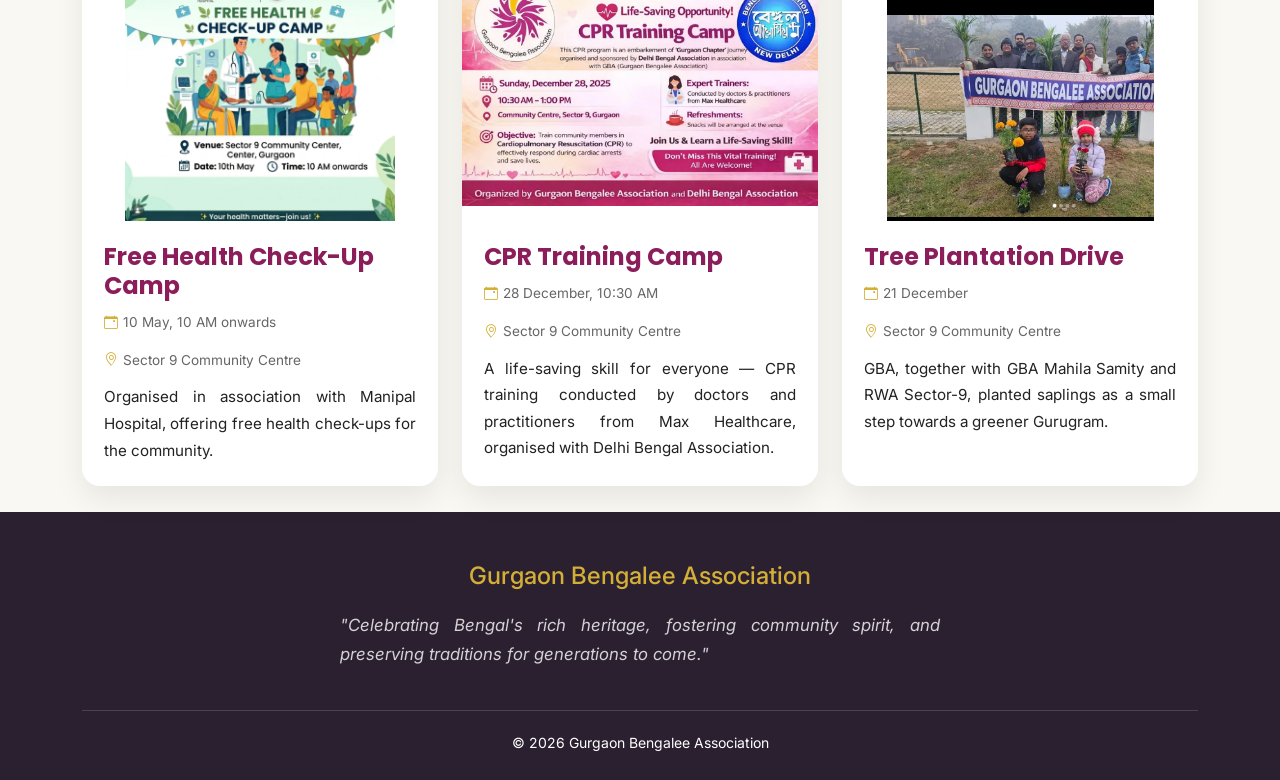
<file: events.html>
<!DOCTYPE html>
<html lang="en">

<head>

<meta charset="UTF-8">
<meta name="viewport" content="width=device-width, initial-scale=1.0">

<link rel="icon" type="image/png" sizes="16x16" href="favicon-16x16.png">
<link rel="icon" type="image/png" sizes="32x32" href="favicon-32x32.png">
<link rel="icon" type="image/png" sizes="48x48" href="favicon-48x48.png">
<link rel="icon" type="image/png" sizes="96x96" href="favicon-96x96.png">
<link rel="apple-touch-icon" sizes="180x180" href="apple-touch-icon.png">
<link rel="shortcut icon" href="favicon.ico">

<title>Events | Gurgaon Bengalee Association</title>

<meta name="description" content="Sports, festivals and community initiatives organised by Gurgaon Bengalee Association throughout the year, beyond Durga Puja.">

<link href="https://cdn.jsdelivr.net/npm/bootstrap@5.3.3/dist/css/bootstrap.min.css" rel="stylesheet">

<link href="https://cdn.jsdelivr.net/npm/bootstrap-icons@1.11.3/font/bootstrap-icons.min.css" rel="stylesheet">

<link rel="preconnect" href="https://fonts.googleapis.com">
<link rel="preconnect" href="https://fonts.gstatic.com" crossorigin>
<link href="https://fonts.googleapis.com/css2?family=Poppins:wght@300;400;500;600;700&family=Inter:wght@300;400;500;600&family=Noto+Sans+Bengali:wght@400;600;700&display=swap" rel="stylesheet">

<link rel="stylesheet" href="css/style.css">

</head>


<body>


<div class="site-top">

<!-- TOP BAR -->

<div class="topbar text-center">

Celebrating 45 Years (1982–2026) •
Proud Organisers of Gurugram's Oldest Durga Puja

</div>



<!-- HEADER -->

<header class="site-header">

    <div class="branding">

        <a href="index.html">
            <img src="images/logo.png"
                 alt="GBA Logo"
                 class="logo">
        </a>

        <a href="index.html">
            <img src="images/gba-banner.png"
                 alt="GBA Banner"
                 class="gba-banner">
        </a>

    </div>

    <nav class="navbar navbar-light">

        <div class="container-fluid px-2">

        <ul class="navbar-nav flex-row">

                    <li class="nav-item"><a class="nav-link" href="index.html">Welcome</a></li>
                    <li class="nav-item"><a class="nav-link" href="about.html">Our Journey</a></li>
                    <li class="nav-item"><a class="nav-link" href="durga-puja.html">Durga Puja</a></li>
                    <li class="nav-item"><a class="nav-link" href="committee.html">Meet the Committee</a></li>
                    <li class="nav-item"><a class="nav-link active" href="events.html">অনুষ্ঠান</a></li>
                    <li class="nav-item"><a class="nav-link" href="contact.html">Contact Us</a></li>

                </ul>

        </div>

    </nav>

</header>

</div>



<!-- PAGE TITLE -->


<!-- EVENTS -->

<section>

<div class="container">

<div class="upcoming-banner">

<span class="upcoming-tag">Celebrating Our Big Win</span>

<div class="row align-items-center g-4">

<div class="col-lg-5">
<img src="images/sharad-samman-2026-runners-up.webp"
     alt="Durgotsav 2026 poster: Gurgaon Bengalee Association, Runners Up for Best Pandal, Sharad Samman 2026"
     class="upcoming-poster-img">
</div>

<div class="col-lg-7">

<h3>Runners Up, Best Pandal &mdash; Sharad Samman 2026</h3>

<div class="upcoming-meta">
<span><i class="bi bi-trophy"></i> Best Pandal (Runners Up)</span>
<span><i class="bi bi-geo-alt"></i> Durgotsav 2026, HUDA Community Center, Sector 9</span>
</div>

<p>GBA&#39;s Durgotsav 2026 pandal has been named Runners Up for Best Pandal at the Sharad Samman 2026 &mdash; a triumph of artistry, devotion and teamwork in our 45th year. Thank you to every volunteer, artist, sponsor and devotee who made it possible.</p>

<a href="durga-puja-2026.html" class="btn btn-light btn-lg mt-3"><i class="bi bi-calendar3"></i> Look Back at Durgotsav 2026</a>

</div>

</div>

</div>

<div class="text-center mb-5">

<p class="lead">
Durga Puja is our biggest celebration, but it's far from the only one. Throughout
the year, GBA brings the community together through sports, festivals and
initiatives that give back here's a look at what we've been up to.
</p>

</div>

<!-- SPORTS & RECREATION -->

<div class="mb-3">
<h2 class="events-category-title">Sports &amp; Recreation</h2>
<p class="events-category-sub">From the football field to the club house card table</p>
</div>

<div class="row g-4 mb-5">

<div class="col-lg-4 col-md-6">
<div class="event-card">
<img src="images/event-btc-2026-results.webp" alt="Congratulations poster for GBA's finalists at the JPC Badminton, Table Tennis and Carrom Tournament 2026" loading="lazy" decoding="async">
<div class="event-card-body">
<h4>JPC BTC Tournament 2026 &mdash; Results</h4>
<div class="event-meta">
<span><i class="bi bi-calendar-event"></i> 22 August</span>
<span><i class="bi bi-geo-alt"></i> Sportyzo Badminton Academy, Sector 65</span>
</div>
<p>Congratulations to our finalists! GBA reached the finals in Badminton and Carrom, and our table tennis team played with great spirit.</p>
</div>
</div>
</div>


<div class="col-lg-4 col-md-6">
<div class="event-card">
<img src="images/event-football.png" alt="GBA Football Team match day poster">
<div class="event-card-body">
<h4>GBA Football Team in Action</h4>
<div class="event-meta">
<span><i class="bi bi-calendar-event"></i> 16 May</span>
<span><i class="bi bi-geo-alt"></i> Claygrounds Arena, Sector 65</span>
</div>
<p>Come and cheer the GBA Football Team as they take the field. Kick-off at 5:00 PM — your support matters!</p>
</div>
</div>
</div>

<div class="col-lg-4 col-md-6">
<div class="event-card">
<img src="images/event-cricket.png" alt="GBA Cricket Team at the JPC Cricket League">
<div class="event-card-body">
<h4>GBA Cricket Team</h4>
<div class="event-meta">
<span><i class="bi bi-trophy"></i> JPC Cricket League</span>
</div>
<p>Our cricket team competes each season in the JPC Cricket League, building both skill and camaraderie on the field.</p>
</div>
</div>
</div>

<div class="col-lg-4 col-md-6">
<div class="event-card">
<img src="images/event-indoor-games.png" alt="Members playing carrom, chess and table tennis at the GBA club house">
<div class="event-card-body">
<h4>Indoor Games at the Club House</h4>
<div class="event-meta">
<span><i class="bi bi-controller"></i> Ongoing</span>
</div>
<p>Chess, table tennis and carrom — members are welcome to drop by the club house and play anytime.</p>
</div>
</div>
</div>

</div>

<!-- BENGALI FESTIVALS -->

<div class="mb-3">
<h2 class="events-category-title">Bengali Festivals</h2>
<p class="events-category-sub">Keeping our traditions alive, all through the year</p>
</div>

<div class="row g-4 mb-5">

<div class="col-lg-4 col-md-6">
<div class="event-card">
<img src="images/invitation-2026-p1.jpg" alt="Durgotsav 2026 invitation cover: 45th year celebration, 15 to 21 October 2026" loading="lazy" decoding="async">
<div class="event-card-body">
<h4>Durgotsav 2026 &mdash; Our 45th Year</h4>
<div class="event-meta">
<span><i class="bi bi-calendar-event"></i> 15&ndash;21 October</span>
<span><i class="bi bi-geo-alt"></i> HUDA Community Center, Sector 9</span>
</div>
<p>Gurugram&#39;s oldest Durga Puja: six days of puja, free bhog for all, cultural evenings, star performers and games. <a href="durga-puja-2026.html">See the schedule</a></p>
</div>
</div>
</div>

<div class="col-lg-4 col-md-6">
<div class="event-card">
<img src="images/event-poila-boishakh.png" alt="Poila Boishakh Bengali New Year celebration poster">
<div class="event-card-body">
<h4>Poila Boishakh — Bengali New Year</h4>
<div class="event-meta">
<span><i class="bi bi-calendar-event"></i> 15 April, 7 PM</span>
<span><i class="bi bi-geo-alt"></i> Gauri Shankar Mandir, Sector 9A</span>
</div>
<p>An evening full of dance, songs and poetry — বর্ষবরণ, welcoming the Bengali New Year together as a community.</p>
</div>
</div>
</div>

</div>

<!-- COMMUNITY & SOCIAL INITIATIVES -->

<div class="mb-3">
<h2 class="events-category-title">Community &amp; Social Initiatives</h2>
<p class="events-category-sub">Giving back to Gurugram, together</p>
</div>

<div class="row g-4">

<div class="col-lg-4 col-md-6">
<div class="event-card">
<img src="images/event-health-camp.png" alt="Free health check-up camp poster, organised with Manipal Hospital">
<div class="event-card-body">
<h4>Free Health Check-Up Camp</h4>
<div class="event-meta">
<span><i class="bi bi-calendar-event"></i> 10 May, 10 AM onwards</span>
<span><i class="bi bi-geo-alt"></i> Sector 9 Community Centre</span>
</div>
<p>Organised in association with Manipal Hospital, offering free health check-ups for the community.</p>
</div>
</div>
</div>

<div class="col-lg-4 col-md-6">
<div class="event-card">
<img src="images/event-cpr-training.png" alt="CPR training camp poster, organised with Delhi Bengal Association">
<div class="event-card-body">
<h4>CPR Training Camp</h4>
<div class="event-meta">
<span><i class="bi bi-calendar-event"></i> 28 December, 10:30 AM</span>
<span><i class="bi bi-geo-alt"></i> Sector 9 Community Centre</span>
</div>
<p>A life-saving skill for everyone — CPR training conducted by doctors and practitioners from Max Healthcare, organised with Delhi Bengal Association.</p>
</div>
</div>
</div>

<div class="col-lg-4 col-md-6">
<div class="event-card">
<img src="images/event-tree-plantation.png" alt="GBA and GBA Mahila Samity tree plantation drive">
<div class="event-card-body">
<h4>Tree Plantation Drive</h4>
<div class="event-meta">
<span><i class="bi bi-calendar-event"></i> 21 December</span>
<span><i class="bi bi-geo-alt"></i> Sector 9 Community Centre</span>
</div>
<p>GBA, together with GBA Mahila Samity and RWA Sector-9, planted saplings as a small step towards a greener Gurugram.</p>
</div>
</div>
</div>

</div>

</div>

</section>


<!-- CONTRIBUTE TO EVENT MODAL -->

<div class="modal fade" id="eventContributeModal" tabindex="-1" aria-labelledby="eventContributeModalLabel" aria-hidden="true">
<div class="modal-dialog audition-modal-dialog">
<div class="modal-content audition-modal-content">

<div class="modal-body text-center">

<h4 class="mt-1 mb-2" id="eventContributeModalLabel">Contribute to Durgotsav 2026</h4>

<p class="mb-2">Support GBA's 45th Durgotsav, 15&ndash;21 October 2026. Scan or tap the QR code below to contribute via UPI.</p>

<a href="upi://pay?pa=begaleeassociation@indianbk&pn=Gurgaon%20Bengalee%20Association&cu=INR" aria-label="Pay Gurgaon Bengalee Association via UPI">
<img src="images/donate-qr-code.jpg" alt="GBA Indian Bank UPI QR code" class="donate-qr-img">
</a>

<p class="mt-2 mb-0" style="font-size:.8rem;color:var(--gray);">On mobile, tap the QR to open your UPI app directly.</p>

</div>

</div>
</div>
</div>


<!-- FOOTER -->


<footer>


<div class="container text-center">


<h4>
Gurgaon Bengalee Association
</h4>


<p class="footer-quote">
"Celebrating Bengal's rich heritage, fostering community spirit, and preserving traditions for generations to come."
</p>


<div class="footer-bottom">

© 2026 Gurgaon Bengalee Association

</div>


</div>


</footer>




<!-- SITEWIDE PULLOUT TABS -->

<button type="button" class="side-pullout-tab" id="highlightsTab" data-bs-toggle="modal" data-bs-target="#highlightsModal" aria-label="Highlights">
<i class="bi bi-stars"></i>
</button>

<button type="button" class="side-pullout-tab side-pullout-tab-connect" id="connectTab" data-bs-toggle="modal" data-bs-target="#connectModal" aria-label="Connect">
<i class="bi bi-share-fill"></i>
</button>

<!-- HIGHLIGHTS MODAL -->

<div class="modal fade" id="highlightsModal" tabindex="-1" aria-labelledby="highlightsModalLabel" aria-hidden="true">
<div class="modal-dialog audition-modal-dialog highlights-connect-dialog">
<div class="modal-content audition-modal-content">

<div class="modal-body text-center">

<h4 class="mt-1 mb-3" id="highlightsModalLabel"><i class="bi bi-stars"></i> FY 2025&ndash;26 Highlights</h4>

<p class="mb-3">See everything GBA accomplished this past year, from Durga Puja to the new Club House, in our full Annual Activity Report.</p>

<a href="documents/GBA_Annual_Activity_Report_FY2025-26.pdf" target="_blank" class="btn btn-primary w-100">
<i class="bi bi-file-earmark-pdf"></i> Download Annual Activity Report
</a>

</div>

</div>
</div>
</div>

<!-- CONNECT MODAL -->

<div class="modal fade" id="connectModal" tabindex="-1" aria-labelledby="connectModalLabel" aria-hidden="true">
<div class="modal-dialog audition-modal-dialog highlights-connect-dialog">
<div class="modal-content audition-modal-content">

<div class="modal-body text-center">

<h4 class="mt-1 mb-3" id="connectModalLabel">Connect With Us</h4>

<p class="mb-3">Follow GBA for photos, updates and event announcements.</p>

<a href="https://instagram.com/rangamaati1982" target="_blank" class="social-connect-btn social-connect-instagram">
<i class="bi bi-instagram"></i> Instagram
</a>

<a href="https://www.facebook.com/rangamaati1982/" target="_blank" class="social-connect-btn social-connect-facebook">
<i class="bi bi-facebook"></i> Facebook
</a>

</div>

</div>
</div>
</div>

<script src="https://cdn.jsdelivr.net/npm/bootstrap@5.3.3/dist/js/bootstrap.bundle.min.js"></script>

<script src="js/script.js"></script>


</body>

</html>
</file>
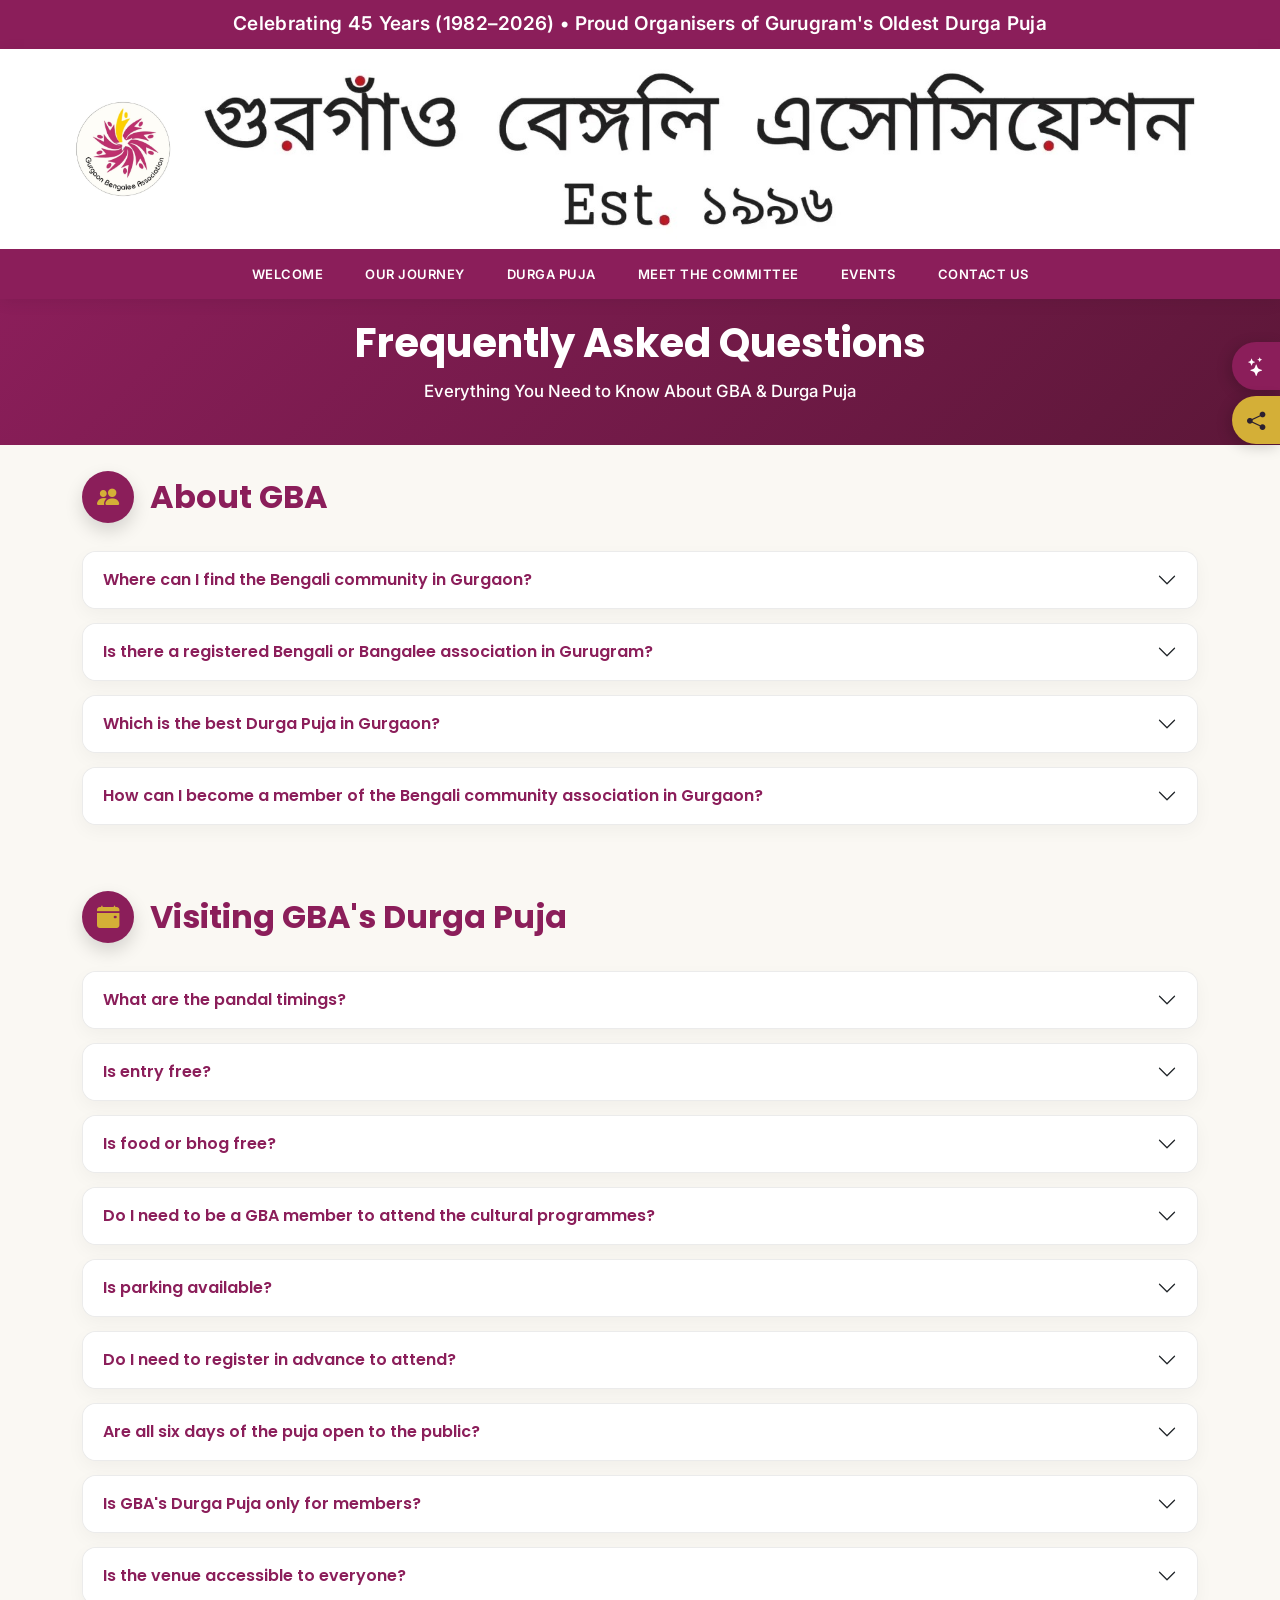
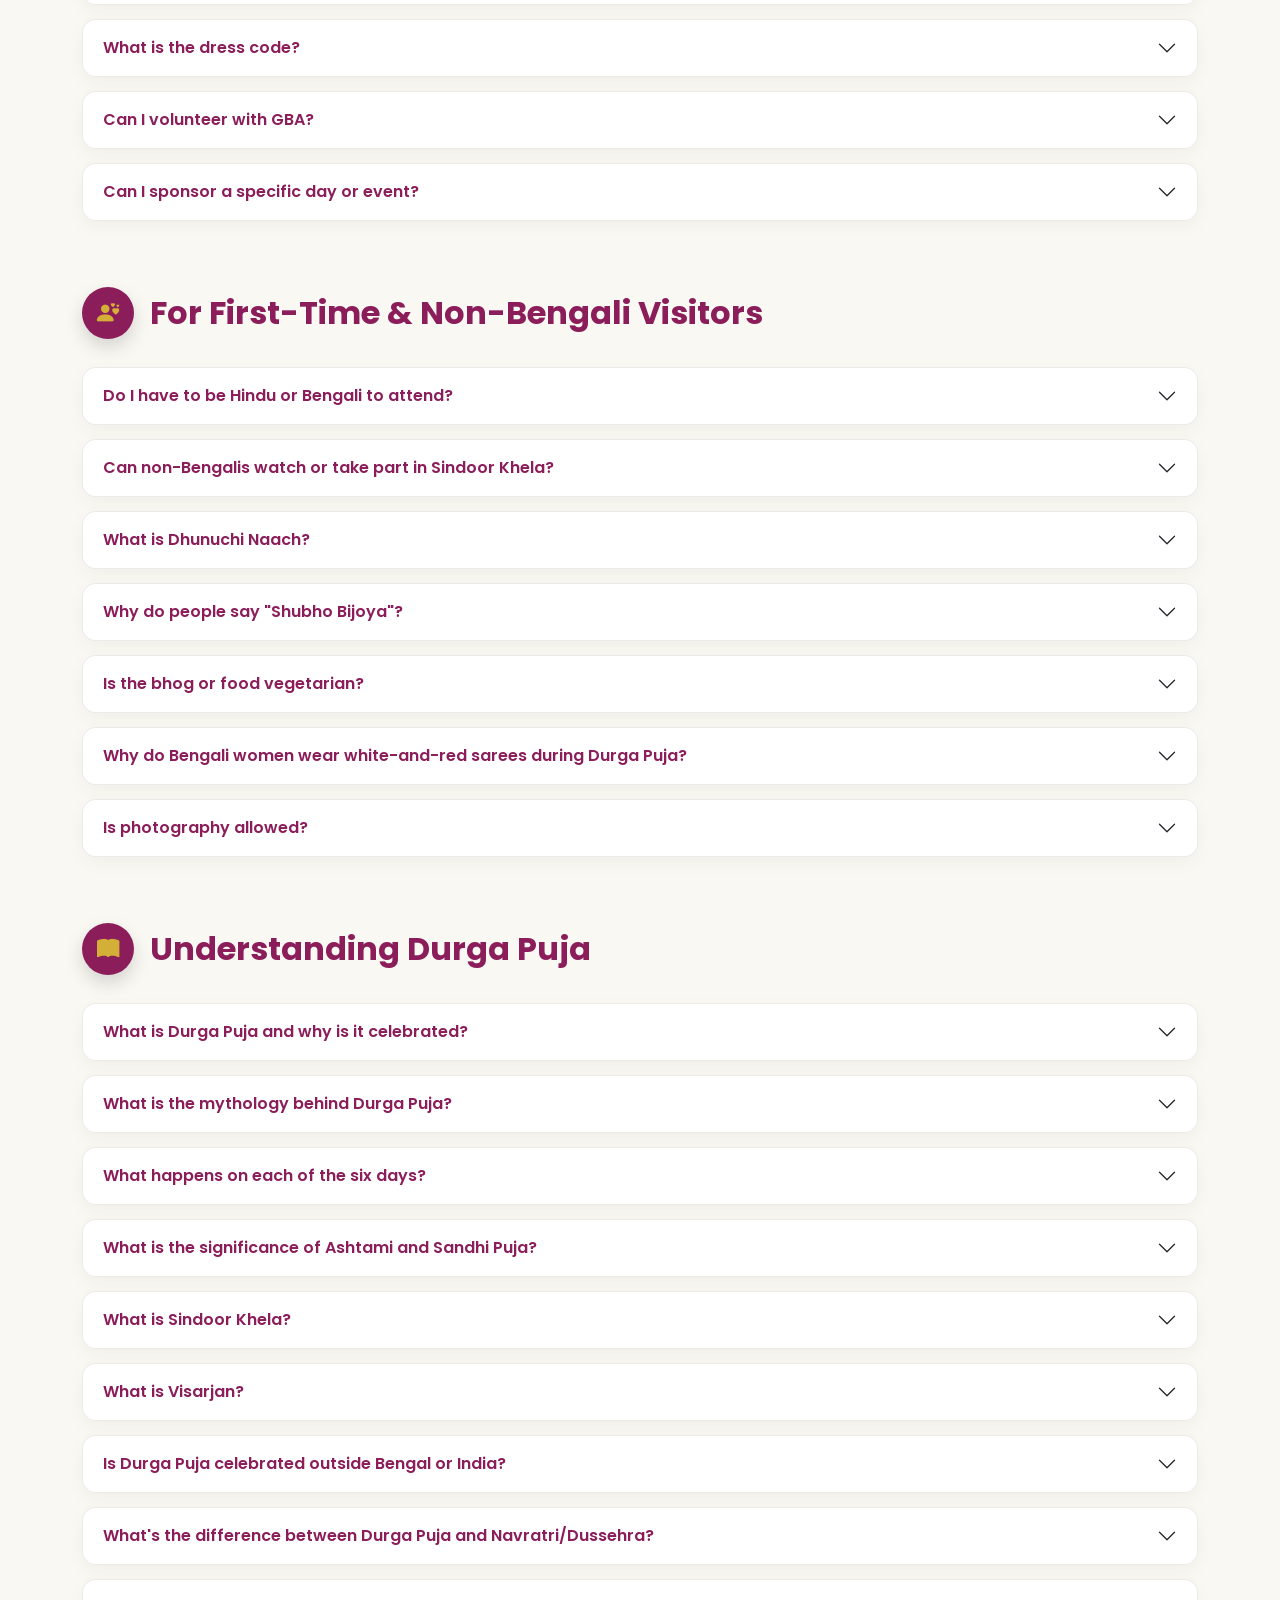
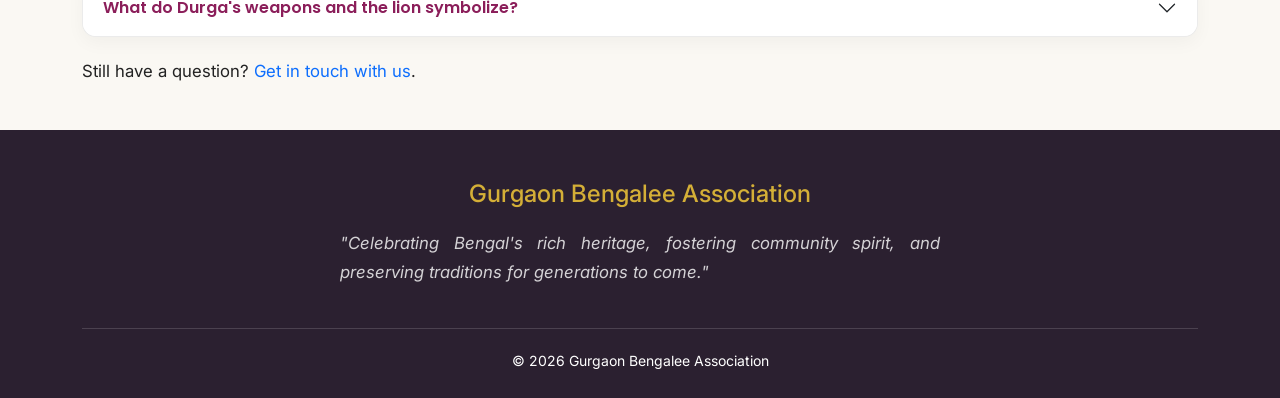
<file: faq.html>
<!DOCTYPE html>
<html lang="en">
<head>

<meta charset="UTF-8">
<meta name="viewport" content="width=device-width, initial-scale=1.0">

<link rel="icon" type="image/png" sizes="16x16" href="favicon-16x16.png">
<link rel="icon" type="image/png" sizes="32x32" href="favicon-32x32.png">
<link rel="icon" type="image/png" sizes="48x48" href="favicon-48x48.png">
<link rel="icon" type="image/png" sizes="96x96" href="favicon-96x96.png">
<link rel="apple-touch-icon" sizes="180x180" href="apple-touch-icon.png">
<link rel="shortcut icon" href="favicon.ico">

<title>Frequently Asked Questions | Gurgaon Bengalee Association</title>

<meta name="description" content="Answers to common questions about Gurgaon Bengalee Association, the Bengali community in Gurgaon, and GBA's Durga Puja — timings, bhog, parking, rituals and more.">

<meta name="keywords" content="Durga Puja Gurgaon FAQ, best Durga Puja in Gurgaon, Bengali community Gurgaon, GBA Durga Puja timings, Durga Puja parking Gurgaon, Sandhi Puja timing, Sindoor Khela, Dhunuchi Naach">

<link href="https://cdn.jsdelivr.net/npm/bootstrap@5.3.3/dist/css/bootstrap.min.css" rel="stylesheet">

<link href="https://cdn.jsdelivr.net/npm/bootstrap-icons@1.11.3/font/bootstrap-icons.min.css" rel="stylesheet">

<link rel="preconnect" href="https://fonts.googleapis.com">
<link rel="preconnect" href="https://fonts.gstatic.com" crossorigin>
<link href="https://fonts.googleapis.com/css2?family=Poppins:wght@300;400;500;600;700&family=Inter:wght@300;400;500;600&family=Noto+Sans+Bengali:wght@400;600;700&display=swap" rel="stylesheet">

<link rel="stylesheet" href="css/style.css">

<!-- Structured Data: FAQ Page -->
<script type="application/ld+json">
{
  "@context": "https://schema.org",
  "@type": "FAQPage",
  "mainEntity": [
    {
      "@type": "Question",
      "name": "Where can I find the Bengali community in Gurgaon?",
      "acceptedAnswer": { "@type": "Answer", "text": "Gurgaon Bengalee Association (GBA) has been the home of the Bengali community in Gurgaon since 1982, bringing together over 1000 Bengali families through festivals, cultural programmes and community events throughout the year." }
    },
    {
      "@type": "Question",
      "name": "Is there a registered Bengali or Bangalee association in Gurugram?",
      "acceptedAnswer": { "@type": "Answer", "text": "Yes. Gurgaon Bengalee Association, formally registered in 1996, is Gurugram's first statutory Bengali cultural organisation, dedicated to preserving Bengali language, culture and traditions in the city." }
    },
    {
      "@type": "Question",
      "name": "Which is the best Durga Puja in Gurgaon?",
      "acceptedAnswer": { "@type": "Answer", "text": "Durga Puja celebrations in Gurgaon include several community pujas, but GBA's Durga Puja at the HUDA Community Center, Sector 9, Gurugram stands out as the city's oldest, running continuously since 1982. Free bhog for everyone and open cultural programmes with no reserved seating for members make it one of the most welcoming and inclusive Durga Puja celebrations in the city." }
    },
    {
      "@type": "Question",
      "name": "How can I become a member of the Bengali community association in Gurgaon?",
      "acceptedAnswer": { "@type": "Answer", "text": "You can join GBA by reaching out through the Contact Us page on gurgaonbengaleeassociation.com. Membership, sponsorship and volunteering enquiries are all welcome." }
    },
    {
      "@type": "Question",
      "name": "What are the pandal timings?",
      "acceptedAnswer": { "@type": "Answer", "text": "The pandal is open 24x7 to visitors on every day of Durga Puja, from Maha Panchami (15 October) to Vijaya Dashami (21 October). Specific rituals follow their own auspicious timings per the Bengali panjika: Sandhi Puja on Maha Ashtami (19 October 2026) is from 10:28 AM to 11:16 AM. On Maha Navami the morning puja ends around 10:30 AM, with Havan at 11:00 AM. On Vijaya Dashami the puja ends at 9:00 AM, followed by Maa Durga Boron and Sindoor Khela (10:30 AM to 11:30 AM). The full day-wise schedule is on the Durga Puja 2026 page. Visitors are welcome any time, day or night." }
    },
    {
      "@type": "Question",
      "name": "Is entry free?",
      "acceptedAnswer": { "@type": "Answer", "text": "Yes, entry to GBA's Durga Puja at Sector 9 is free and open to everyone." }
    },
    {
      "@type": "Question",
      "name": "Is food or bhog free?",
      "acceptedAnswer": { "@type": "Answer", "text": "Bhog, served langar-style, is completely free for everyone at GBA's Durga Puja, members and non-members alike. Unlike many pujas where free bhog is limited to members or paid for outsiders, GBA offers free bhog to all visitors." }
    },
    {
      "@type": "Question",
      "name": "Do I need to be a GBA member to attend the cultural programmes?",
      "acceptedAnswer": { "@type": "Answer", "text": "No. All cultural programmes during GBA's Durga Puja are open to everyone, with no reserved seating for members. Whether you're a member or a first-time visitor, seating and access are the same for all." }
    },
    {
      "@type": "Question",
      "name": "Is parking available?",
      "acceptedAnswer": { "@type": "Answer", "text": "Yes, parking is available for all attendees at the venue, with no restrictions." }
    },
    {
      "@type": "Question",
      "name": "Do I need to register in advance to attend?",
      "acceptedAnswer": { "@type": "Answer", "text": "No advance registration is needed. Visitors can simply walk in on any day of the festival." }
    },
    {
      "@type": "Question",
      "name": "Are all six days of the puja open to the public?",
      "acceptedAnswer": { "@type": "Answer", "text": "Yes. Every day of GBA's Durga Puja in Sector 9, Gurugram, from Maha Panchami to Vijaya Dashami, is open to all visitors." }
    },
    {
      "@type": "Question",
      "name": "Is GBA's Durga Puja only for members?",
      "acceptedAnswer": { "@type": "Answer", "text": "No. Everyone is welcome at every part of GBA's Durga Puja, with no membership needed. The pandal is open 24x7, parking is free, bhog is free for all, and Dhunuchi naach is open to everyone." }
    },
    {
      "@type": "Question",
      "name": "Is the venue accessible to everyone?",
      "acceptedAnswer": { "@type": "Answer", "text": "Yes, GBA's Durga Puja welcomes visitors of every background and age group." }
    },
    {
      "@type": "Question",
      "name": "What is the dress code for Durga Puja?",
      "acceptedAnswer": { "@type": "Answer", "text": "There is no strict dress code. Many visitors wear traditional Bengali attire, especially on Ashtami and Dashami, but everyone is welcome to come as they are." }
    },
    {
      "@type": "Question",
      "name": "Can I volunteer with GBA?",
      "acceptedAnswer": { "@type": "Answer", "text": "Yes, volunteering enquiries can be made through the Contact Us page or the enquiry form." }
    },
    {
      "@type": "Question",
      "name": "Can I sponsor a specific day or event?",
      "acceptedAnswer": { "@type": "Answer", "text": "Yes, sponsorship enquiries can be made via the Contact Us page or the Become a Sponsor option on the Durga Puja page." }
    },
    {
      "@type": "Question",
      "name": "Do I have to be Hindu or Bengali to attend Durga Puja?",
      "acceptedAnswer": { "@type": "Answer", "text": "No. Pandals, including GBA's, are open to everyone regardless of background or religion." }
    },
    {
      "@type": "Question",
      "name": "Can non-Bengalis watch or take part in Sindoor Khela?",
      "acceptedAnswer": { "@type": "Answer", "text": "Generally yes. Everyone is welcome to observe or join in the spirit of Sindoor Khela." }
    },
    {
      "@type": "Question",
      "name": "What is Dhunuchi Naach?",
      "acceptedAnswer": { "@type": "Answer", "text": "Dhunuchi Naach is a devotional dance performed with a clay incense burner called a dhunuchi, accompanied by dhak drum beats, usually during evening aarti." }
    },
    {
      "@type": "Question",
      "name": "Why do people say Shubho Bijoya?",
      "acceptedAnswer": { "@type": "Answer", "text": "Shubho Bijoya means Auspicious Victory. It is the traditional greeting exchanged after Vijaya Dashami and the immersion of the idol." }
    },
    {
      "@type": "Question",
      "name": "Is the bhog or food served vegetarian?",
      "acceptedAnswer": { "@type": "Answer", "text": "Yes, bhog is typically vegetarian, commonly including khichuri, labra (mixed vegetables) and payesh (rice pudding)." }
    },
    {
      "@type": "Question",
      "name": "Why do Bengali women wear white and red sarees during Durga Puja?",
      "acceptedAnswer": { "@type": "Answer", "text": "It is traditional and auspicious. Red symbolizes marital blessing, and white symbolizes purity." }
    },
    {
      "@type": "Question",
      "name": "Is photography allowed at the pandal?",
      "acceptedAnswer": { "@type": "Answer", "text": "General photography is typically welcome, though flash photography during aarti is usually discouraged out of respect for the rituals." }
    },
    {
      "@type": "Question",
      "name": "What is Durga Puja and why is it celebrated?",
      "acceptedAnswer": { "@type": "Answer", "text": "Durga Puja is a major Hindu festival celebrating Goddess Durga's victory over the demon Mahishasura, symbolizing good triumphing over evil. Originating in Bengal, it is celebrated over six main days each autumn, in the Bengali month of Ashwin (September-October). In Gurgaon, GBA has organised the city's oldest Durga Puja at the HUDA Community Center, Sector 9, since 1982." }
    },
    {
      "@type": "Question",
      "name": "What is the mythology behind Durga Puja?",
      "acceptedAnswer": { "@type": "Answer", "text": "The demon Mahishasura became invincible through a divine boon, so the gods combined their powers to create Goddess Durga, who battled him for nine days and nights before defeating him on the tenth day, Vijaya Dashami." }
    },
    {
      "@type": "Question",
      "name": "What happens on each of the six days of Durga Puja?",
      "acceptedAnswer": { "@type": "Answer", "text": "Panchami marks the start of festivities. Shashthi is when the goddess is unveiled. Saptami features the Kola Bou ritual and the start of bhog. Ashtami includes Sandhi Puja, the most significant moment. Navami brings gratitude rituals and a grand aarti. Dashami closes with Sindoor Khela and immersion." }
    },
    {
      "@type": "Question",
      "name": "What is the significance of Ashtami and Sandhi Puja?",
      "acceptedAnswer": { "@type": "Answer", "text": "Sandhi Puja marks the exact 48-minute junction between Ashtami and Navami tithis, the moment Durga is believed to have taken her fiercest form to slay Mahishasura. It is considered the most powerful moment of the festival." }
    },
    {
      "@type": "Question",
      "name": "What is Sindoor Khela?",
      "acceptedAnswer": { "@type": "Answer", "text": "On Vijaya Dashami, married women apply vermillion (sindoor) to the goddess and to each other as a farewell blessing before the idol's immersion." }
    },
    {
      "@type": "Question",
      "name": "What is Visarjan?",
      "acceptedAnswer": { "@type": "Answer", "text": "Visarjan is the ritual immersion of the Durga idol, symbolizing the goddess's return to her celestial home." }
    },
    {
      "@type": "Question",
      "name": "Is Durga Puja celebrated outside Bengal or India?",
      "acceptedAnswer": { "@type": "Answer", "text": "Yes, Durga Puja is celebrated wherever Bengali communities live, across India and internationally, including the US, UK, Canada and the Middle East." }
    },
    {
      "@type": "Question",
      "name": "What is the difference between Durga Puja and Navratri or Dussehra?",
      "acceptedAnswer": { "@type": "Answer", "text": "They share the same period and mythological roots. Navratri is the broader pan-India observance involving fasting and Garba, while Durga Puja is the Bengali tradition centered on pandals and six main days of ritual and celebration." }
    },
    {
      "@type": "Question",
      "name": "What do Durga's weapons and her lion symbolize?",
      "acceptedAnswer": { "@type": "Answer", "text": "The weapons, gifted to Durga by different gods, represent their combined divine power. The lion she rides represents courage and determination." }
    }
  ]
}
</script>

</head>

<body>

<div class="site-top">

<!-- TOP BAR -->

<div class="topbar text-center">
Celebrating 45 Years (1982–2026) •
Proud Organisers of Gurugram's Oldest Durga Puja
</div>

<!-- HEADER -->

<header class="site-header">

    <div class="branding">

        <a href="index.html">
            <img src="images/logo.png"
                 alt="GBA Logo"
                 class="logo">
        </a>

        <a href="index.html">
            <img src="images/gba-banner.png"
                 alt="GBA Banner"
                 class="gba-banner">
        </a>

    </div>

    <nav class="navbar navbar-light">

        <div class="container-fluid px-2">

        <ul class="navbar-nav flex-row">

                    <li class="nav-item"><a class="nav-link" href="index.html">Welcome</a></li>
                    <li class="nav-item"><a class="nav-link" href="about.html">Our Journey</a></li>
                    <li class="nav-item"><a class="nav-link" href="durga-puja.html">Durga Puja</a></li>
                    <li class="nav-item"><a class="nav-link" href="committee.html">Meet the Committee</a></li>
                    <li class="nav-item"><a class="nav-link" href="events.html">Events</a></li>
                    <li class="nav-item"><a class="nav-link" href="contact.html">Contact Us</a></li>

                </ul>

        </div>

    </nav>

</header>

</div>

<!-- PAGE BANNER -->

<section class="page-banner">

<h1>Frequently Asked Questions</h1>

<p>Everything You Need to Know About GBA &amp; Durga Puja</p>

</section>

<!-- ABOUT GBA -->

<section>

<div class="container">

<div class="faq-category-heading">
<i class="bi bi-people-fill"></i>
<h2 class="section-title d-inline-block">About GBA</h2>
</div>

<div class="accordion" id="accordionAbout">

<div class="accordion-item">
<h2 class="accordion-header">
<button class="accordion-button collapsed" type="button" data-bs-toggle="collapse" data-bs-target="#q1" aria-expanded="false" aria-controls="q1">
Where can I find the Bengali community in Gurgaon?
</button>
</h2>
<div id="q1" class="accordion-collapse collapse" data-bs-parent="#accordionAbout">
<div class="accordion-body">
Gurgaon Bengalee Association (GBA) has been the home of the Bengali community in Gurgaon since 1982, bringing together over 1000 Bengali families through festivals, cultural programmes and community events throughout the year.
</div>
</div>
</div>

<div class="accordion-item">
<h2 class="accordion-header">
<button class="accordion-button collapsed" type="button" data-bs-toggle="collapse" data-bs-target="#q2" aria-expanded="false" aria-controls="q2">
Is there a registered Bengali or Bangalee association in Gurugram?
</button>
</h2>
<div id="q2" class="accordion-collapse collapse" data-bs-parent="#accordionAbout">
<div class="accordion-body">
Yes — Gurgaon Bengalee Association, formally registered in 1996, is Gurugram's first statutory Bengali cultural organisation, dedicated to preserving Bengali language, culture and traditions in the city.
</div>
</div>
</div>

<div class="accordion-item">
<h2 class="accordion-header">
<button class="accordion-button collapsed" type="button" data-bs-toggle="collapse" data-bs-target="#q3" aria-expanded="false" aria-controls="q3">
Which is the best Durga Puja in Gurgaon?
</button>
</h2>
<div id="q3" class="accordion-collapse collapse" data-bs-parent="#accordionAbout">
<div class="accordion-body">
Durga Puja celebrations in Gurgaon include several community pujas, but GBA's Durga Puja at the HUDA Community Center, Sector 9, Gurugram stands out as the city's oldest — running continuously since 1982. Free bhog for everyone and open cultural programmes with no reserved seating for members make it one of the most welcoming and inclusive Durga Puja celebrations in the city.
</div>
</div>
</div>

<div class="accordion-item">
<h2 class="accordion-header">
<button class="accordion-button collapsed" type="button" data-bs-toggle="collapse" data-bs-target="#q4" aria-expanded="false" aria-controls="q4">
How can I become a member of the Bengali community association in Gurgaon?
</button>
</h2>
<div id="q4" class="accordion-collapse collapse" data-bs-parent="#accordionAbout">
<div class="accordion-body">
You can join GBA by reaching out through the <a href="contact.html">Contact Us</a> page — membership, sponsorship and volunteering enquiries are all welcome.
</div>
</div>
</div>

</div>

</div>

</section>

<!-- VISITING GBA'S DURGA PUJA -->

<section class="bg-light-custom">

<div class="container">

<div class="faq-category-heading">
<i class="bi bi-calendar-event-fill"></i>
<h2 class="section-title d-inline-block">Visiting GBA's Durga Puja</h2>
</div>

<div class="accordion" id="accordionVisiting">

<div class="accordion-item">
<h2 class="accordion-header">
<button class="accordion-button collapsed" type="button" data-bs-toggle="collapse" data-bs-target="#q5" aria-expanded="false" aria-controls="q5">
What are the pandal timings?
</button>
</h2>
<div id="q5" class="accordion-collapse collapse" data-bs-parent="#accordionVisiting">
<div class="accordion-body">
The pandal is open 24&times;7 to visitors on every day of Durga Puja &mdash; Maha Panchami (15 October) to Vijaya Dashami (21 October). Specific rituals follow their own auspicious timings per the Bengali panjika &mdash; for instance, Sandhi Puja on Maha Ashtami (19 October 2026) is from 10:28 AM to 11:16 AM. On Maha Navami the morning puja ends around 10:30 AM, with Havan at 11:00 AM. On Vijaya Dashami the puja ends at 9:00 AM, followed by Maa Durga Boron and Sindoor Khela (10:30 AM to 11:30 AM). See the <a href="durga-puja-2026.html">day-wise schedule</a> for every timing. Visitors are welcome any time, day or night.
</div>
</div>
</div>

<div class="accordion-item">
<h2 class="accordion-header">
<button class="accordion-button collapsed" type="button" data-bs-toggle="collapse" data-bs-target="#q6" aria-expanded="false" aria-controls="q6">
Is entry free?
</button>
</h2>
<div id="q6" class="accordion-collapse collapse" data-bs-parent="#accordionVisiting">
<div class="accordion-body">
Yes — entry to GBA's Durga Puja at Sector 9 is free and open to everyone.
</div>
</div>
</div>

<div class="accordion-item">
<h2 class="accordion-header">
<button class="accordion-button collapsed" type="button" data-bs-toggle="collapse" data-bs-target="#q7" aria-expanded="false" aria-controls="q7">
Is food or bhog free?
</button>
</h2>
<div id="q7" class="accordion-collapse collapse" data-bs-parent="#accordionVisiting">
<div class="accordion-body">
Bhog (langar-style) at GBA's Durga Puja is completely free for everyone — members and non-members alike. Unlike many pujas where free bhog is limited to members or paid for outsiders, GBA offers free bhog to all visitors.
</div>
</div>
</div>

<div class="accordion-item">
<h2 class="accordion-header">
<button class="accordion-button collapsed" type="button" data-bs-toggle="collapse" data-bs-target="#q8" aria-expanded="false" aria-controls="q8">
Do I need to be a GBA member to attend the cultural programmes?
</button>
</h2>
<div id="q8" class="accordion-collapse collapse" data-bs-parent="#accordionVisiting">
<div class="accordion-body">
No — all cultural programmes during GBA's Durga Puja are open to everyone, with no reserved seating for members. Whether you're a member or a first-time visitor, seating and access are the same for all.
</div>
</div>
</div>

<div class="accordion-item">
<h2 class="accordion-header">
<button class="accordion-button collapsed" type="button" data-bs-toggle="collapse" data-bs-target="#q9" aria-expanded="false" aria-controls="q9">
Is parking available?
</button>
</h2>
<div id="q9" class="accordion-collapse collapse" data-bs-parent="#accordionVisiting">
<div class="accordion-body">
Yes — parking is available for all attendees at the venue, with no restrictions.
</div>
</div>
</div>

<div class="accordion-item">
<h2 class="accordion-header">
<button class="accordion-button collapsed" type="button" data-bs-toggle="collapse" data-bs-target="#q10" aria-expanded="false" aria-controls="q10">
Do I need to register in advance to attend?
</button>
</h2>
<div id="q10" class="accordion-collapse collapse" data-bs-parent="#accordionVisiting">
<div class="accordion-body">
No — just walk in. No advance registration is needed to attend GBA's Durga Puja.
</div>
</div>
</div>

<div class="accordion-item">
<h2 class="accordion-header">
<button class="accordion-button collapsed" type="button" data-bs-toggle="collapse" data-bs-target="#q11" aria-expanded="false" aria-controls="q11">
Are all six days of the puja open to the public?
</button>
</h2>
<div id="q11" class="accordion-collapse collapse" data-bs-parent="#accordionVisiting">
<div class="accordion-body">
Yes. Every day of GBA's Durga Puja in Sector 9, Gurugram, from Maha Panchami to Vijaya Dashami, is open to all visitors.
</div>
</div>
</div>

<div class="accordion-item">
<h2 class="accordion-header">
<button class="accordion-button collapsed" type="button" data-bs-toggle="collapse" data-bs-target="#q32" aria-expanded="false" aria-controls="q32">
Is GBA's Durga Puja only for members?
</button>
</h2>
<div id="q32" class="accordion-collapse collapse" data-bs-parent="#accordionVisiting">
<div class="accordion-body">
No. Everyone is welcome at every part of the puja, and no membership is needed. The pandal is open 24&times;7, parking is free, bhog is free for all, and Dhunuchi naach is open to everyone.
</div>
</div>
</div>

<div class="accordion-item">
<h2 class="accordion-header">
<button class="accordion-button collapsed" type="button" data-bs-toggle="collapse" data-bs-target="#q12" aria-expanded="false" aria-controls="q12">
Is the venue accessible to everyone?
</button>
</h2>
<div id="q12" class="accordion-collapse collapse" data-bs-parent="#accordionVisiting">
<div class="accordion-body">
Yes — GBA's Durga Puja is open to all, welcoming visitors of every background and age group.
</div>
</div>
</div>

<div class="accordion-item">
<h2 class="accordion-header">
<button class="accordion-button collapsed" type="button" data-bs-toggle="collapse" data-bs-target="#q13" aria-expanded="false" aria-controls="q13">
What is the dress code?
</button>
</h2>
<div id="q13" class="accordion-collapse collapse" data-bs-parent="#accordionVisiting">
<div class="accordion-body">
There's no strict dress code — many wear traditional Bengali attire, especially on Ashtami and Dashami, but everyone is welcome as they are.
</div>
</div>
</div>

<div class="accordion-item">
<h2 class="accordion-header">
<button class="accordion-button collapsed" type="button" data-bs-toggle="collapse" data-bs-target="#q14" aria-expanded="false" aria-controls="q14">
Can I volunteer with GBA?
</button>
</h2>
<div id="q14" class="accordion-collapse collapse" data-bs-parent="#accordionVisiting">
<div class="accordion-body">
Yes — reach out via the <a href="contact.html">Contact Us</a> / enquiry form to volunteer with GBA.
</div>
</div>
</div>

<div class="accordion-item">
<h2 class="accordion-header">
<button class="accordion-button collapsed" type="button" data-bs-toggle="collapse" data-bs-target="#q15" aria-expanded="false" aria-controls="q15">
Can I sponsor a specific day or event?
</button>
</h2>
<div id="q15" class="accordion-collapse collapse" data-bs-parent="#accordionVisiting">
<div class="accordion-body">
Yes — sponsorship enquiries can be made via <a href="contact.html">Contact Us</a> or "Become a Sponsor" on the Durga Puja page.
</div>
</div>
</div>

</div>

</div>

</section>

<!-- FOR FIRST-TIME & NON-BENGALI VISITORS -->

<section>

<div class="container">

<div class="faq-category-heading">
<i class="bi bi-person-hearts"></i>
<h2 class="section-title d-inline-block">For First-Time &amp; Non-Bengali Visitors</h2>
</div>

<div class="accordion" id="accordionFirstTime">

<div class="accordion-item">
<h2 class="accordion-header">
<button class="accordion-button collapsed" type="button" data-bs-toggle="collapse" data-bs-target="#q16" aria-expanded="false" aria-controls="q16">
Do I have to be Hindu or Bengali to attend?
</button>
</h2>
<div id="q16" class="accordion-collapse collapse" data-bs-parent="#accordionFirstTime">
<div class="accordion-body">
No — pandals, including GBA's, are open to everyone regardless of background or religion.
</div>
</div>
</div>

<div class="accordion-item">
<h2 class="accordion-header">
<button class="accordion-button collapsed" type="button" data-bs-toggle="collapse" data-bs-target="#q17" aria-expanded="false" aria-controls="q17">
Can non-Bengalis watch or take part in Sindoor Khela?
</button>
</h2>
<div id="q17" class="accordion-collapse collapse" data-bs-parent="#accordionFirstTime">
<div class="accordion-body">
Generally yes — everyone is welcome to observe or join in the spirit of it.
</div>
</div>
</div>

<div class="accordion-item">
<h2 class="accordion-header">
<button class="accordion-button collapsed" type="button" data-bs-toggle="collapse" data-bs-target="#q18" aria-expanded="false" aria-controls="q18">
What is Dhunuchi Naach?
</button>
</h2>
<div id="q18" class="accordion-collapse collapse" data-bs-parent="#accordionFirstTime">
<div class="accordion-body">
A devotional dance performed with a clay incense burner (dhunuchi), accompanied by dhak beats, usually during evening aarti.
</div>
</div>
</div>

<div class="accordion-item">
<h2 class="accordion-header">
<button class="accordion-button collapsed" type="button" data-bs-toggle="collapse" data-bs-target="#q19" aria-expanded="false" aria-controls="q19">
Why do people say "Shubho Bijoya"?
</button>
</h2>
<div id="q19" class="accordion-collapse collapse" data-bs-parent="#accordionFirstTime">
<div class="accordion-body">
It means "Auspicious Victory" — the traditional greeting exchanged after Vijaya Dashami and the immersion.
</div>
</div>
</div>

<div class="accordion-item">
<h2 class="accordion-header">
<button class="accordion-button collapsed" type="button" data-bs-toggle="collapse" data-bs-target="#q20" aria-expanded="false" aria-controls="q20">
Is the bhog or food vegetarian?
</button>
</h2>
<div id="q20" class="accordion-collapse collapse" data-bs-parent="#accordionFirstTime">
<div class="accordion-body">
Yes — bhog is typically vegetarian, commonly including khichuri, labra (mixed vegetables) and payesh (rice pudding).
</div>
</div>
</div>

<div class="accordion-item">
<h2 class="accordion-header">
<button class="accordion-button collapsed" type="button" data-bs-toggle="collapse" data-bs-target="#q21" aria-expanded="false" aria-controls="q21">
Why do Bengali women wear white-and-red sarees during Durga Puja?
</button>
</h2>
<div id="q21" class="accordion-collapse collapse" data-bs-parent="#accordionFirstTime">
<div class="accordion-body">
It's traditional and auspicious — red symbolizes marital blessing, white symbolizes purity.
</div>
</div>
</div>

<div class="accordion-item">
<h2 class="accordion-header">
<button class="accordion-button collapsed" type="button" data-bs-toggle="collapse" data-bs-target="#q22" aria-expanded="false" aria-controls="q22">
Is photography allowed?
</button>
</h2>
<div id="q22" class="accordion-collapse collapse" data-bs-parent="#accordionFirstTime">
<div class="accordion-body">
Typically yes for general photography, though flash photography during aarti is usually discouraged out of respect.
</div>
</div>
</div>

</div>

</div>

</section>

<!-- UNDERSTANDING DURGA PUJA -->

<section class="bg-light-custom">

<div class="container">

<div class="faq-category-heading">
<i class="bi bi-book-fill"></i>
<h2 class="section-title d-inline-block">Understanding Durga Puja</h2>
</div>

<div class="accordion" id="accordionUnderstanding">

<div class="accordion-item">
<h2 class="accordion-header">
<button class="accordion-button collapsed" type="button" data-bs-toggle="collapse" data-bs-target="#q23" aria-expanded="false" aria-controls="q23">
What is Durga Puja and why is it celebrated?
</button>
</h2>
<div id="q23" class="accordion-collapse collapse" data-bs-parent="#accordionUnderstanding">
<div class="accordion-body">
A major Hindu festival celebrating Goddess Durga's victory over the demon Mahishasura, symbolizing good triumphing over evil. Originating in Bengal, it's celebrated over six main days each autumn (Ashwin, September&ndash;October). In Gurgaon specifically, GBA has organised the city's oldest Durga Puja at the HUDA Community Center, Sector 9, since 1982.
</div>
</div>
</div>

<div class="accordion-item">
<h2 class="accordion-header">
<button class="accordion-button collapsed" type="button" data-bs-toggle="collapse" data-bs-target="#q24" aria-expanded="false" aria-controls="q24">
What is the mythology behind Durga Puja?
</button>
</h2>
<div id="q24" class="accordion-collapse collapse" data-bs-parent="#accordionUnderstanding">
<div class="accordion-body">
The demon Mahishasura became invincible through a boon, so the gods combined their powers to create Durga, who battled him for nine days and nights before defeating him on the tenth &mdash; Vijaya Dashami.
</div>
</div>
</div>

<div class="accordion-item">
<h2 class="accordion-header">
<button class="accordion-button collapsed" type="button" data-bs-toggle="collapse" data-bs-target="#q25" aria-expanded="false" aria-controls="q25">
What happens on each of the six days?
</button>
</h2>
<div id="q25" class="accordion-collapse collapse" data-bs-parent="#accordionUnderstanding">
<div class="accordion-body">
Panchami (festivities begin) &rarr; Shashthi (goddess unveiled) &rarr; Saptami (Kola Bou ritual, bhog) &rarr; Ashtami (Sandhi Puja, the most significant moment) &rarr; Navami (gratitude rituals, grand aarti) &rarr; Dashami (Sindoor Khela, immersion).
</div>
</div>
</div>

<div class="accordion-item">
<h2 class="accordion-header">
<button class="accordion-button collapsed" type="button" data-bs-toggle="collapse" data-bs-target="#q26" aria-expanded="false" aria-controls="q26">
What is the significance of Ashtami and Sandhi Puja?
</button>
</h2>
<div id="q26" class="accordion-collapse collapse" data-bs-parent="#accordionUnderstanding">
<div class="accordion-body">
It marks the exact junction between Ashtami and Navami &mdash; the moment Durga is believed to have taken her fiercest form to slay Mahishasura, considered the most powerful moment of the festival.
</div>
</div>
</div>

<div class="accordion-item">
<h2 class="accordion-header">
<button class="accordion-button collapsed" type="button" data-bs-toggle="collapse" data-bs-target="#q27" aria-expanded="false" aria-controls="q27">
What is Sindoor Khela?
</button>
</h2>
<div id="q27" class="accordion-collapse collapse" data-bs-parent="#accordionUnderstanding">
<div class="accordion-body">
On Vijaya Dashami, married women apply vermillion to the goddess and each other as a farewell blessing before immersion.
</div>
</div>
</div>

<div class="accordion-item">
<h2 class="accordion-header">
<button class="accordion-button collapsed" type="button" data-bs-toggle="collapse" data-bs-target="#q28" aria-expanded="false" aria-controls="q28">
What is Visarjan?
</button>
</h2>
<div id="q28" class="accordion-collapse collapse" data-bs-parent="#accordionUnderstanding">
<div class="accordion-body">
The ritual immersion of the idol, symbolizing the goddess's return to her celestial home.
</div>
</div>
</div>

<div class="accordion-item">
<h2 class="accordion-header">
<button class="accordion-button collapsed" type="button" data-bs-toggle="collapse" data-bs-target="#q29" aria-expanded="false" aria-controls="q29">
Is Durga Puja celebrated outside Bengal or India?
</button>
</h2>
<div id="q29" class="accordion-collapse collapse" data-bs-parent="#accordionUnderstanding">
<div class="accordion-body">
Yes, wherever Bengali communities live &mdash; across India and internationally (US, UK, Canada, Middle East, and more).
</div>
</div>
</div>

<div class="accordion-item">
<h2 class="accordion-header">
<button class="accordion-button collapsed" type="button" data-bs-toggle="collapse" data-bs-target="#q30" aria-expanded="false" aria-controls="q30">
What's the difference between Durga Puja and Navratri/Dussehra?
</button>
</h2>
<div id="q30" class="accordion-collapse collapse" data-bs-parent="#accordionUnderstanding">
<div class="accordion-body">
Same period, shared mythological roots &mdash; Navratri is the broader pan-India observance (fasting, Garba); Durga Puja is the Bengali tradition centered on pandals and six main days of ritual and celebration.
</div>
</div>
</div>

<div class="accordion-item">
<h2 class="accordion-header">
<button class="accordion-button collapsed" type="button" data-bs-toggle="collapse" data-bs-target="#q31" aria-expanded="false" aria-controls="q31">
What do Durga's weapons and the lion symbolize?
</button>
</h2>
<div id="q31" class="accordion-collapse collapse" data-bs-parent="#accordionUnderstanding">
<div class="accordion-body">
The weapons, gifted by different gods, represent combined divine power; the lion represents courage and determination.
</div>
</div>
</div>

</div>

<div class="text-center mt-5">
<p>Still have a question? <a href="contact.html">Get in touch with us</a>.</p>
</div>

</div>

</section>

<!-- FOOTER -->

<footer>

<div class="container text-center">

<h4>Gurgaon Bengalee Association</h4>

<p class="footer-quote">
"Celebrating Bengal's rich heritage, fostering community spirit, and preserving traditions for generations to come."
</p>

<div class="footer-bottom">
© 2026 Gurgaon Bengalee Association
</div>

</div>

</footer>

<!-- SITEWIDE PULLOUT TABS -->

<button type="button" class="side-pullout-tab" id="highlightsTab" data-bs-toggle="modal" data-bs-target="#highlightsModal" aria-label="Highlights">
<i class="bi bi-stars"></i>
</button>

<button type="button" class="side-pullout-tab side-pullout-tab-connect" id="connectTab" data-bs-toggle="modal" data-bs-target="#connectModal" aria-label="Connect">
<i class="bi bi-share-fill"></i>
</button>

<!-- HIGHLIGHTS MODAL -->

<div class="modal fade" id="highlightsModal" tabindex="-1" aria-labelledby="highlightsModalLabel" aria-hidden="true">
<div class="modal-dialog audition-modal-dialog highlights-connect-dialog">
<div class="modal-content audition-modal-content">

<div class="modal-body text-center">

<h4 class="mt-1 mb-3" id="highlightsModalLabel"><i class="bi bi-stars"></i> FY 2025&ndash;26 Highlights</h4>

<p class="mb-3">See everything GBA accomplished this past year, from Durga Puja to the new Club House, in our full Annual Activity Report.</p>

<a href="documents/GBA_Annual_Activity_Report_FY2025-26.pdf" target="_blank" class="btn btn-primary w-100">
<i class="bi bi-file-earmark-pdf"></i> Download Annual Activity Report
</a>

</div>

</div>
</div>
</div>

<!-- CONNECT MODAL -->

<div class="modal fade" id="connectModal" tabindex="-1" aria-labelledby="connectModalLabel" aria-hidden="true">
<div class="modal-dialog audition-modal-dialog highlights-connect-dialog">
<div class="modal-content audition-modal-content">

<div class="modal-body text-center">

<h4 class="mt-1 mb-3" id="connectModalLabel">Connect With Us</h4>

<p class="mb-3">Follow GBA for photos, updates and event announcements.</p>

<a href="https://instagram.com/rangamaati1982" target="_blank" class="social-connect-btn social-connect-instagram">
<i class="bi bi-instagram"></i> Instagram
</a>

<a href="https://www.facebook.com/rangamaati1982/" target="_blank" class="social-connect-btn social-connect-facebook">
<i class="bi bi-facebook"></i> Facebook
</a>

</div>

</div>
</div>
</div>

<script src="https://cdn.jsdelivr.net/npm/bootstrap@5.3.3/dist/js/bootstrap.bundle.min.js"></script>

</body>
</html>
</file>
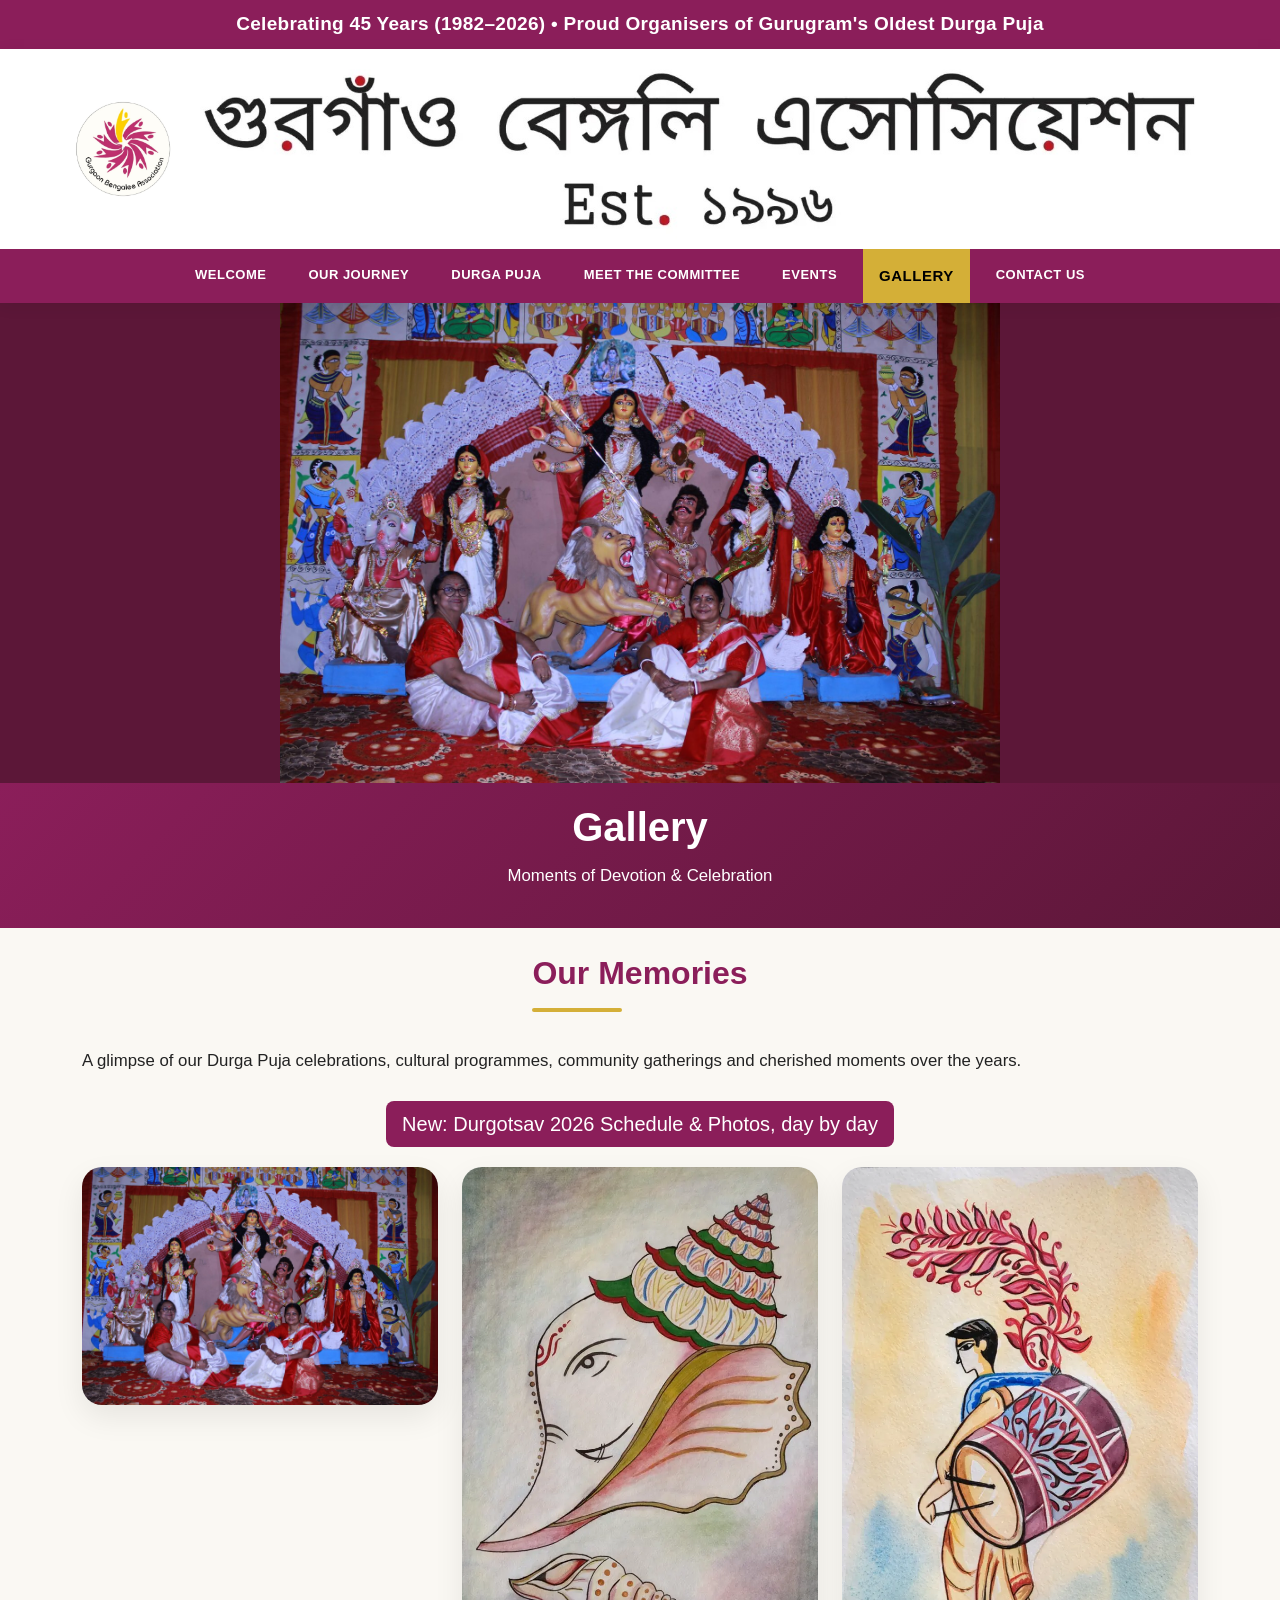
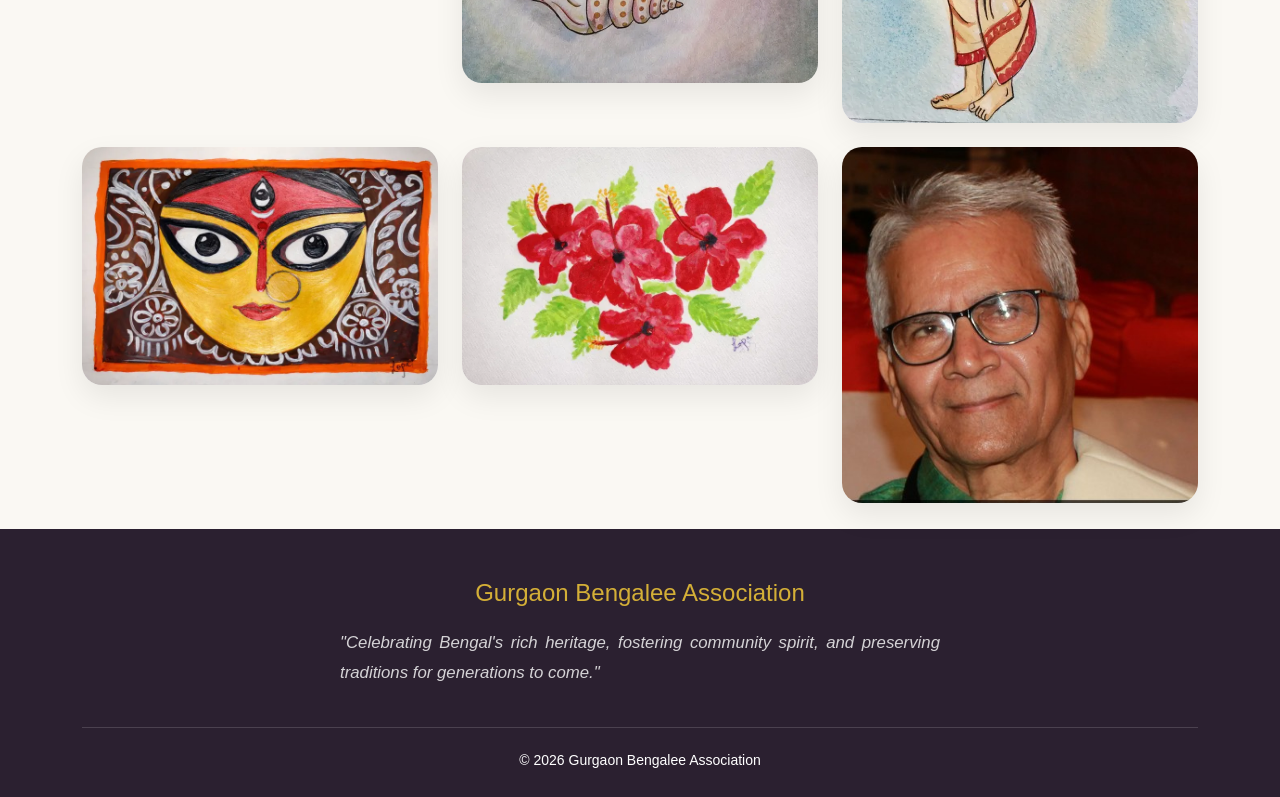
<file: gallery.html>
<!DOCTYPE html>
<html lang="en">

<head>

<meta charset="UTF-8">
<meta name="viewport" content="width=device-width, initial-scale=1.0">

<title>Gallery | Gurgaon Bengalee Association</title>

<meta name="description" content="Browse photos from Gurgaon Bengalee Association's Durga Puja celebrations, cultural programmes and community gatherings.">

<link href="https://cdn.jsdelivr.net/npm/bootstrap@5.3.3/dist/css/bootstrap.min.css" rel="stylesheet">

<link rel="stylesheet" href="css/style.css">

</head>

<body>

<div class="site-top">

<!-- TOP BAR -->

<div class="topbar text-center">
Celebrating 45 Years (1982–2026) •
Proud Organisers of Gurugram's Oldest Durga Puja
</div>

<!-- HEADER -->

<header class="site-header">

    <div class="branding">

        <a href="index.html">
            <img src="images/logo.png"
                 alt="GBA Logo"
                 class="logo">
        </a>

        <a href="index.html">
            <img src="images/gba-banner.png"
                 alt="GBA Banner"
                 class="gba-banner">
        </a>

    </div>

    <nav class="navbar navbar-light">

        <div class="container-fluid px-2">

        <ul class="navbar-nav flex-row">

                    <li class="nav-item"><a class="nav-link" href="index.html">Welcome</a></li>
                    <li class="nav-item"><a class="nav-link" href="about.html">Our Journey</a></li>
                    <li class="nav-item"><a class="nav-link" href="durga-puja.html">Durga Puja</a></li>
                    <li class="nav-item"><a class="nav-link" href="committee.html">Meet the Committee</a></li>
                    <li class="nav-item"><a class="nav-link" href="events.html">Events</a></li>
                    <li class="nav-item"><a class="nav-link active" href="gallery.html">Gallery</a></li>
                    <li class="nav-item"><a class="nav-link" href="contact.html">Contact Us</a></li>

                </ul>

        </div>

    </nav>

</header>

</div>
<!-- PAGE PHOTO -->

<div class="photo-banner">
<img src="images/durga.JPG" alt="Durga Maa idol at GBA Puja">
</div>

<!-- PAGE TITLE -->

<section class="page-banner">

<h1>Gallery</h1>

<p>Moments of Devotion & Celebration</p>

</section>

<!-- GALLERY -->

<section>

<div class="container">

<div class="text-center mb-5">

<h2 class="section-title d-inline-block">
Our Memories
</h2>

<p class="mt-3">
A glimpse of our Durga Puja celebrations, cultural programmes,
community gatherings and cherished moments over the years.
</p>

<a href="durga-puja-2026.html" class="btn btn-primary btn-lg mt-2"><i class="bi bi-images"></i> New: Durgotsav 2026 Schedule &amp; Photos, day by day</a>

</div>

<div class="row g-4">

<div class="col-lg-4 col-md-6">
<div class="card">
<img src="images/durga.JPG" alt="Durga Maa idol at GBA Puja" loading="lazy">
</div>
</div>

<div class="col-lg-4 col-md-6">
<div class="card">
<img src="images/Conch shell ganpati.jpg" alt="Conch Shell Ganpati artwork by Nivedita Chaira" loading="lazy">
</div>
</div>

<div class="col-lg-4 col-md-6">
<div class="card">
<img src="images/Dhaaki soumen saha.jpg" alt="Dhaaki artwork by Soumen Saha" loading="lazy">
</div>
</div>

<div class="col-lg-4 col-md-6">
<div class="card">
<img src="images/Durga maa lopamudra ganguly.jpg" alt="Durga Maa artwork by Lopamudra Ganguly" loading="lazy">
</div>
</div>

<div class="col-lg-4 col-md-6">
<div class="card">
<img src="images/hibiscus Lopamudra Ganguly.jpg" alt="Hibiscus artwork by Lopamudra Ganguly" loading="lazy">
</div>
</div>

<div class="col-lg-4 col-md-6">
<div class="card">
<img src="images/hero.jpg" alt="Gurgaon Bengalee Association celebration" loading="lazy">
</div>
</div>

</div>

</div>

</section>

<!-- FOOTER -->

<footer>

<div class="container text-center">

<h4>Gurgaon Bengalee Association</h4>

<p class="footer-quote">
"Celebrating Bengal's rich heritage, fostering community spirit, and preserving traditions for generations to come."
</p>

<div class="footer-bottom">
© 2026 Gurgaon Bengalee Association
</div>

</div>

</footer>

<script src="https://cdn.jsdelivr.net/npm/bootstrap@5.3.3/dist/js/bootstrap.bundle.min.js"></script>

<script src="js/script.js"></script>

</body>

</html>
</file>
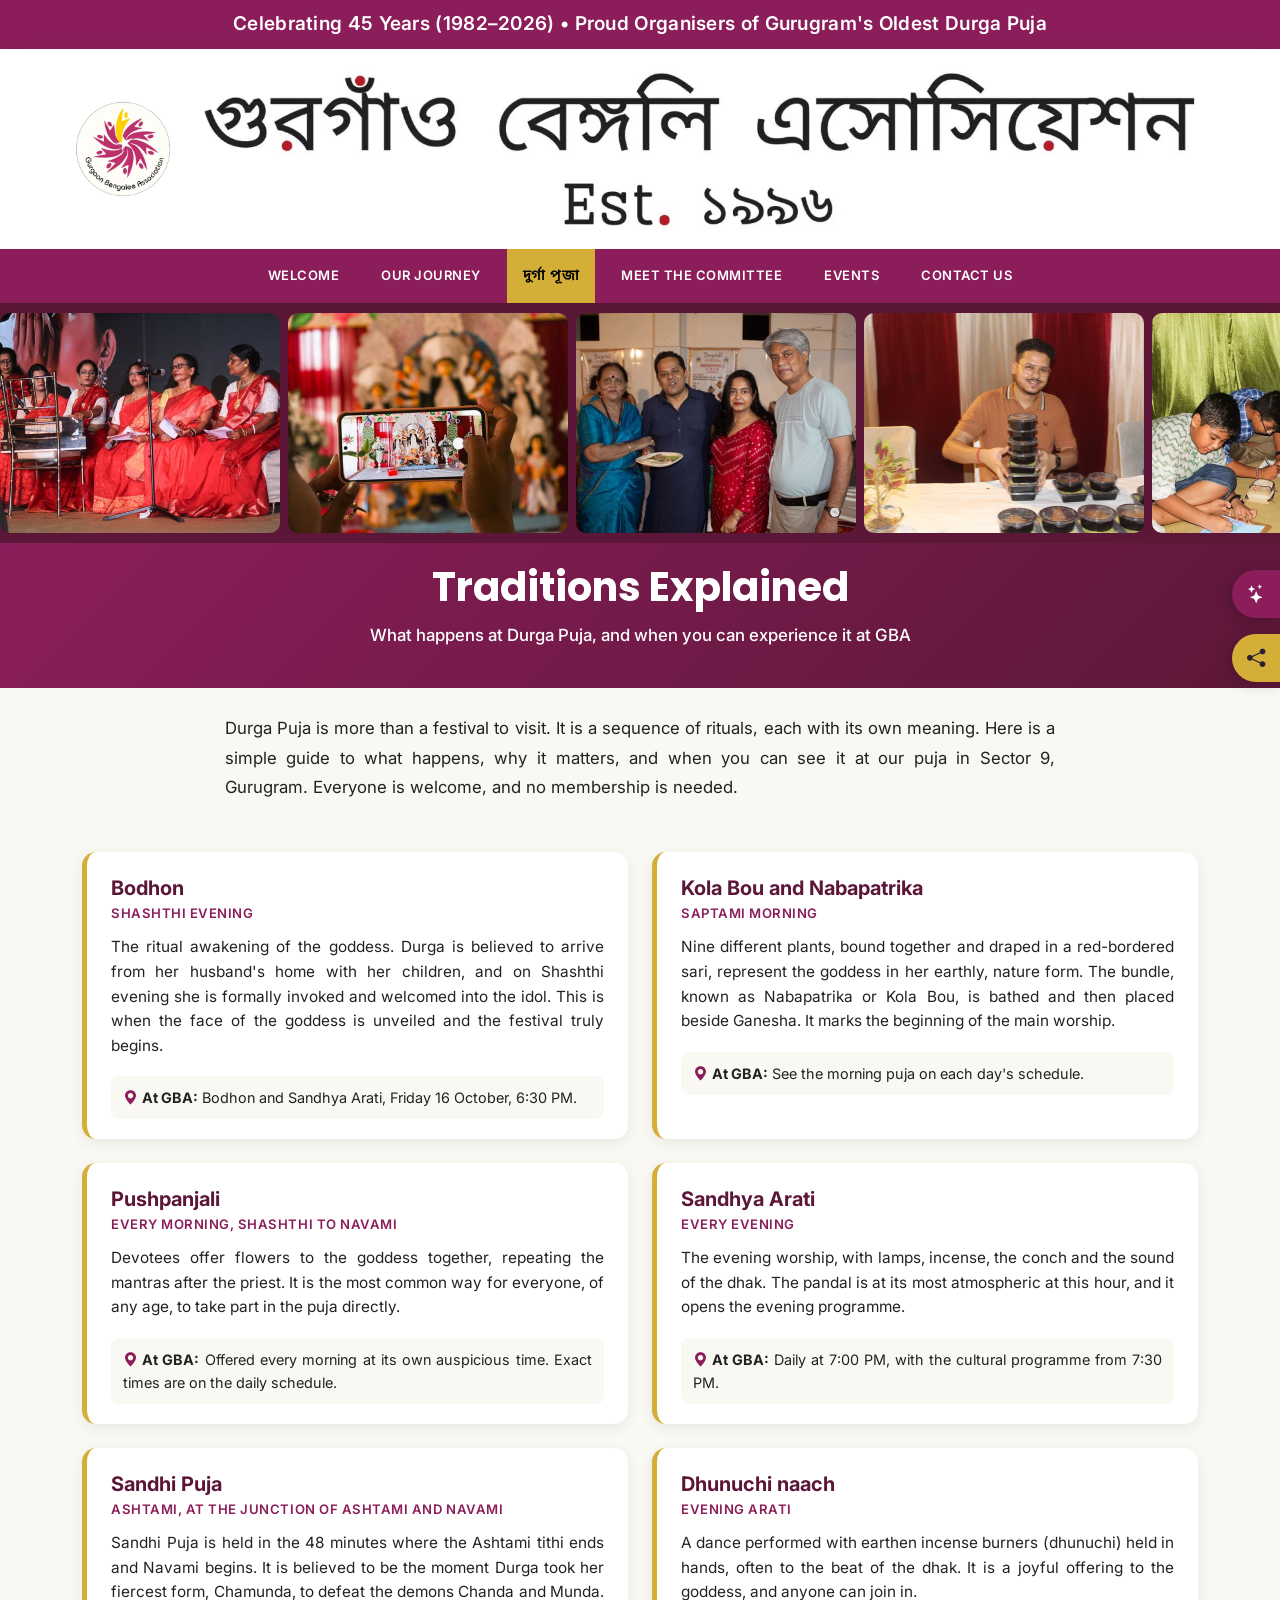
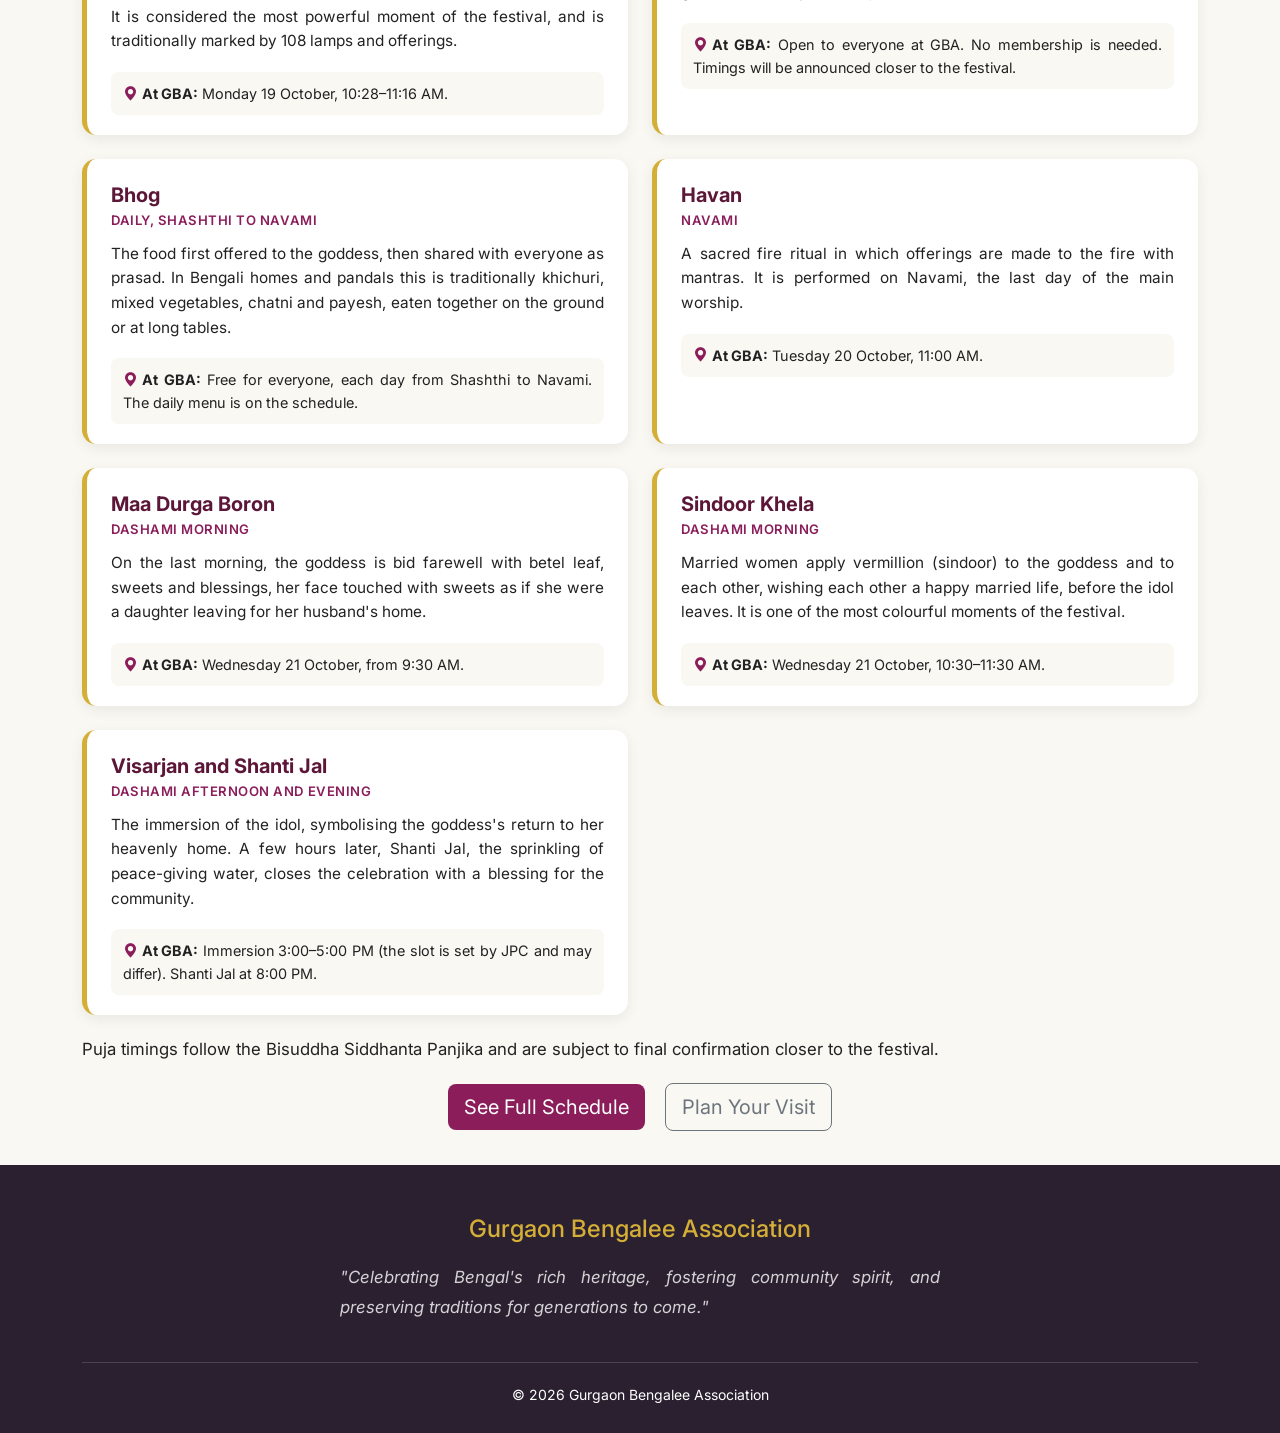
<file: traditions.html>
<!DOCTYPE html>
<html lang="en">

<head>

<meta charset="UTF-8">
<meta name="viewport" content="width=device-width, initial-scale=1.0">

<link rel="icon" type="image/png" sizes="16x16" href="favicon-16x16.png">
<link rel="icon" type="image/png" sizes="32x32" href="favicon-32x32.png">
<link rel="icon" type="image/png" sizes="48x48" href="favicon-48x48.png">
<link rel="icon" type="image/png" sizes="96x96" href="favicon-96x96.png">
<link rel="apple-touch-icon" sizes="180x180" href="apple-touch-icon.png">
<link rel="shortcut icon" href="favicon.ico">

<title>Durga Puja Traditions Explained | Gurgaon Bengalee Association</title>

<meta name="description" content="What is Bodhon? What happens at Sandhi Puja? A simple guide to the rituals of Durga Puja, from Bodhon to Sindoor Khela, and when you can experience each at GBA's Durga Puja in Gurugram.">

<meta name="keywords" content="Durga Puja rituals, Bodhon, Sandhi Puja, Sindoor Khela, Dhunuchi naach, Kola Bou, Bengali traditions, Durga Puja Gurgaon">

<link href="https://cdn.jsdelivr.net/npm/bootstrap@5.3.3/dist/css/bootstrap.min.css" rel="stylesheet">

<link href="https://cdn.jsdelivr.net/npm/bootstrap-icons@1.11.3/font/bootstrap-icons.min.css" rel="stylesheet">

<link rel="preconnect" href="https://fonts.googleapis.com">
<link rel="preconnect" href="https://fonts.gstatic.com" crossorigin>
<link href="https://fonts.googleapis.com/css2?family=Poppins:wght@300;400;500;600;700&family=Inter:wght@300;400;500;600&family=Noto+Sans+Bengali:wght@400;600;700&display=swap" rel="stylesheet">

<link rel="stylesheet" href="css/style.css">

</head>

<body>

<div class="site-top">

<!-- TOP BAR -->

<div class="topbar text-center">
Celebrating 45 Years (1982–2026) •
Proud Organisers of Gurugram's Oldest Durga Puja
</div>

<!-- HEADER -->

<header class="site-header">

    <div class="branding">

        <a href="index.html">
            <img src="images/logo.png"
                 alt="GBA Logo"
                 class="logo">
        </a>

        <a href="index.html">
            <img src="images/gba-banner.png"
                 alt="GBA Banner"
                 class="gba-banner">
        </a>

    </div>

    <nav class="navbar navbar-light">

        <div class="container-fluid px-2">

        <ul class="navbar-nav flex-row">

                    <li class="nav-item"><a class="nav-link" href="index.html">Welcome</a></li>
                    <li class="nav-item"><a class="nav-link" href="about.html">Our Journey</a></li>
                    <li class="nav-item"><a class="nav-link active" href="durga-puja.html">দুর্গা পূজা</a></li>
                    <li class="nav-item"><a class="nav-link" href="committee.html">Meet the Committee</a></li>
                    <li class="nav-item"><a class="nav-link" href="events.html">Events</a></li>
                    <li class="nav-item"><a class="nav-link" href="contact.html">Contact Us</a></li>

                </ul>

        </div>

    </nav>

</header>

</div>
    <!-- DURGOTSAV 2026 MAHALAYA EMBED -->

<!-- DURGOTSAV 2026 INVITATION FLIPBOOK -->


<!-- PAGE PHOTO STRIP (auto-looping) -->

<div class="photo-strip-wrap">

<div class="photo-strip">
<div class="photo-strip-track" id="pujaPhotoTrack">

<img src="images/puja-strip-1.jpg" alt="Cultural evening performers on stage">
<img src="images/puja-strip-2.jpg" alt="Devotee photographing the Durga idol">
<img src="images/puja-strip-3.jpg" alt="Committee members with guests at Anandomela">
<img src="images/puja-strip-4.jpg" alt="Bhog being prepared for distribution">
<img src="images/puja-strip-5.jpg" alt="Children drawing during a cultural activity">
<img src="images/puja-strip-6.jpg" alt="Dance performance on stage">
<img src="images/puja-strip-7.jpg" alt="Cultural programme hosts on stage">
<img src="images/puja-strip-8.jpg" alt="Devotees offering anjali">
<img src="images/puja-strip-9.jpg" alt="Community group photo with the Durga idol">
<img src="images/puja-strip-10.jpg" alt="Singer performing on stage">
<img src="images/puja-strip-11.jpg" alt="Aarti being performed to the Durga idol">
<img src="images/puja-strip-12.jpg" alt="Committee members presenting a saree offering">
<img src="images/puja-strip-13.jpg" alt="Group photo of committee members">
<img src="images/puja-strip-14.jpg" alt="Devotees lighting diyas">
<img src="images/puja-strip-15.jpg" alt="Puja rituals being performed on stage">
<img src="images/puja-strip-16.jpg" alt="Community members dancing during Bijoya">
<img src="images/puja-strip-17.jpg" alt="Committee members group photo at the venue">
<img src="images/puja-strip-18.jpg" alt="Close-up of the Durga idol during rituals">
<img src="images/puja-strip-19.jpg" alt="Speaker addressing the audience on stage">
<img src="images/puja-strip-20.jpg" alt="Member celebrating at the Puja grounds">
<img src="images/puja-strip-21.jpg" alt="Volunteers distributing bhog">
<img src="images/puja-strip-22.jpg" alt="Women members gathered around puja offerings">

<img src="images/puja-strip-1.jpg" alt="" aria-hidden="true">
<img src="images/puja-strip-2.jpg" alt="" aria-hidden="true">
<img src="images/puja-strip-3.jpg" alt="" aria-hidden="true">
<img src="images/puja-strip-4.jpg" alt="" aria-hidden="true">
<img src="images/puja-strip-5.jpg" alt="" aria-hidden="true">
<img src="images/puja-strip-6.jpg" alt="" aria-hidden="true">
<img src="images/puja-strip-7.jpg" alt="" aria-hidden="true">
<img src="images/puja-strip-8.jpg" alt="" aria-hidden="true">
<img src="images/puja-strip-9.jpg" alt="" aria-hidden="true">
<img src="images/puja-strip-10.jpg" alt="" aria-hidden="true">
<img src="images/puja-strip-11.jpg" alt="" aria-hidden="true">
<img src="images/puja-strip-12.jpg" alt="" aria-hidden="true">
<img src="images/puja-strip-13.jpg" alt="" aria-hidden="true">
<img src="images/puja-strip-14.jpg" alt="" aria-hidden="true">
<img src="images/puja-strip-15.jpg" alt="" aria-hidden="true">
<img src="images/puja-strip-16.jpg" alt="" aria-hidden="true">
<img src="images/puja-strip-17.jpg" alt="" aria-hidden="true">
<img src="images/puja-strip-18.jpg" alt="" aria-hidden="true">
<img src="images/puja-strip-19.jpg" alt="" aria-hidden="true">
<img src="images/puja-strip-20.jpg" alt="" aria-hidden="true">
<img src="images/puja-strip-21.jpg" alt="" aria-hidden="true">
<img src="images/puja-strip-22.jpg" alt="" aria-hidden="true">

</div>
</div>

</div>

<!-- PAGE TITLE -->

<section class="page-banner">

<h1>Traditions Explained</h1>

<p>What happens at Durga Puja, and when you can experience it at GBA</p>

</section>

<section>

<div class="container">

<div class="row justify-content-center">

<div class="col-lg-9 text-center">

<p>
Durga Puja is more than a festival to visit. It is a sequence of rituals,
each with its own meaning. Here is a simple guide to what happens, why it
matters, and when you can see it at our puja in Sector 9, Gurugram.
Everyone is welcome, and no membership is needed.
</p>

</div>

</div>

<div class="row g-4 mt-2">

<div class="col-lg-6">
<div class="trad-card" id="bodhon">
<h3>Bodhon</h3>
<div class="trad-when">Shashthi evening</div>
<p>The ritual awakening of the goddess. Durga is believed to arrive from her husband's home with her children, and on Shashthi evening she is formally invoked and welcomed into the idol. This is when the face of the goddess is unveiled and the festival truly begins.</p>
<p class="trad-gba"><i class="bi bi-geo-alt-fill"></i><strong>At GBA:</strong> Bodhon and Sandhya Arati, Friday 16 October, 6:30 PM.</p>
</div>
</div>

<div class="col-lg-6">
<div class="trad-card" id="kola-bou">
<h3>Kola Bou and Nabapatrika</h3>
<div class="trad-when">Saptami morning</div>
<p>Nine different plants, bound together and draped in a red-bordered sari, represent the goddess in her earthly, nature form. The bundle, known as Nabapatrika or Kola Bou, is bathed and then placed beside Ganesha. It marks the beginning of the main worship.</p>
<p class="trad-gba"><i class="bi bi-geo-alt-fill"></i><strong>At GBA:</strong> See the morning puja on each day's schedule.</p>
</div>
</div>

<div class="col-lg-6">
<div class="trad-card" id="pushpanjali">
<h3>Pushpanjali</h3>
<div class="trad-when">Every morning, Shashthi to Navami</div>
<p>Devotees offer flowers to the goddess together, repeating the mantras after the priest. It is the most common way for everyone, of any age, to take part in the puja directly.</p>
<p class="trad-gba"><i class="bi bi-geo-alt-fill"></i><strong>At GBA:</strong> Offered every morning at its own auspicious time. Exact times are on the daily schedule.</p>
</div>
</div>

<div class="col-lg-6">
<div class="trad-card" id="sandhya-arati">
<h3>Sandhya Arati</h3>
<div class="trad-when">Every evening</div>
<p>The evening worship, with lamps, incense, the conch and the sound of the dhak. The pandal is at its most atmospheric at this hour, and it opens the evening programme.</p>
<p class="trad-gba"><i class="bi bi-geo-alt-fill"></i><strong>At GBA:</strong> Daily at 7:00 PM, with the cultural programme from 7:30 PM.</p>
</div>
</div>

<div class="col-lg-6">
<div class="trad-card" id="sandhi-puja">
<h3>Sandhi Puja</h3>
<div class="trad-when">Ashtami, at the junction of Ashtami and Navami</div>
<p>Sandhi Puja is held in the 48 minutes where the Ashtami tithi ends and Navami begins. It is believed to be the moment Durga took her fiercest form, Chamunda, to defeat the demons Chanda and Munda. It is considered the most powerful moment of the festival, and is traditionally marked by 108 lamps and offerings.</p>
<p class="trad-gba"><i class="bi bi-geo-alt-fill"></i><strong>At GBA:</strong> Monday 19 October, 10:28&ndash;11:16 AM.</p>
</div>
</div>

<div class="col-lg-6">
<div class="trad-card" id="dhunuchi">
<h3>Dhunuchi naach</h3>
<div class="trad-when">Evening arati</div>
<p>A dance performed with earthen incense burners (dhunuchi) held in hands, often to the beat of the dhak. It is a joyful offering to the goddess, and anyone can join in.</p>
<p class="trad-gba"><i class="bi bi-geo-alt-fill"></i><strong>At GBA:</strong> Open to everyone at GBA. No membership is needed. Timings will be announced closer to the festival.</p>
</div>
</div>

<div class="col-lg-6">
<div class="trad-card" id="bhog">
<h3>Bhog</h3>
<div class="trad-when">Daily, Shashthi to Navami</div>
<p>The food first offered to the goddess, then shared with everyone as prasad. In Bengali homes and pandals this is traditionally khichuri, mixed vegetables, chatni and payesh, eaten together on the ground or at long tables.</p>
<p class="trad-gba"><i class="bi bi-geo-alt-fill"></i><strong>At GBA:</strong> Free for everyone, each day from Shashthi to Navami. The daily menu is on the schedule.</p>
</div>
</div>

<div class="col-lg-6">
<div class="trad-card" id="havan">
<h3>Havan</h3>
<div class="trad-when">Navami</div>
<p>A sacred fire ritual in which offerings are made to the fire with mantras. It is performed on Navami, the last day of the main worship.</p>
<p class="trad-gba"><i class="bi bi-geo-alt-fill"></i><strong>At GBA:</strong> Tuesday 20 October, 11:00 AM.</p>
</div>
</div>

<div class="col-lg-6">
<div class="trad-card" id="boron">
<h3>Maa Durga Boron</h3>
<div class="trad-when">Dashami morning</div>
<p>On the last morning, the goddess is bid farewell with betel leaf, sweets and blessings, her face touched with sweets as if she were a daughter leaving for her husband's home.</p>
<p class="trad-gba"><i class="bi bi-geo-alt-fill"></i><strong>At GBA:</strong> Wednesday 21 October, from 9:30 AM.</p>
</div>
</div>

<div class="col-lg-6">
<div class="trad-card" id="sindoor-khela">
<h3>Sindoor Khela</h3>
<div class="trad-when">Dashami morning</div>
<p>Married women apply vermillion (sindoor) to the goddess and to each other, wishing each other a happy married life, before the idol leaves. It is one of the most colourful moments of the festival.</p>
<p class="trad-gba"><i class="bi bi-geo-alt-fill"></i><strong>At GBA:</strong> Wednesday 21 October, 10:30&ndash;11:30 AM.</p>
</div>
</div>

<div class="col-lg-6">
<div class="trad-card" id="visarjan">
<h3>Visarjan and Shanti Jal</h3>
<div class="trad-when">Dashami afternoon and evening</div>
<p>The immersion of the idol, symbolising the goddess's return to her heavenly home. A few hours later, Shanti Jal, the sprinkling of peace-giving water, closes the celebration with a blessing for the community.</p>
<p class="trad-gba"><i class="bi bi-geo-alt-fill"></i><strong>At GBA:</strong> Immersion 3:00&ndash;5:00 PM (the slot is set by JPC and may differ). Shanti Jal at 8:00 PM.</p>
</div>
</div>

</div>

<div class="text-center mt-5">
<p>Puja timings follow the Bisuddha Siddhanta Panjika and are subject to final confirmation closer to the festival.</p>
<a href="durga-puja-2026.html" class="btn btn-primary btn-lg me-3 mb-2">See Full Schedule</a>
<a href="durga-puja.html#plan-your-visit" class="btn btn-outline-secondary btn-lg mb-2">Plan Your Visit</a>
</div>

</div>

</section>

<!-- FOOTER -->

<footer>

<div class="container text-center">

<h4>Gurgaon Bengalee Association</h4>

<p class="footer-quote">
"Celebrating Bengal's rich heritage, fostering community spirit, and preserving traditions for generations to come."
</p>

<div class="footer-bottom">
© 2026 Gurgaon Bengalee Association
</div>

</div>

</footer>

<!-- SITEWIDE PULLOUT TABS -->

<button type="button" class="side-pullout-tab" id="highlightsTab" data-bs-toggle="modal" data-bs-target="#highlightsModal">
<i class="bi bi-stars"></i> 
</button>

<button type="button" class="side-pullout-tab side-pullout-tab-connect" id="connectTab" data-bs-toggle="modal" data-bs-target="#connectModal">
<i class="bi bi-share-fill"></i> 
</button>

<!-- HIGHLIGHTS MODAL -->

<div class="modal fade" id="highlightsModal" tabindex="-1" aria-labelledby="highlightsModalLabel" aria-hidden="true">
<div class="modal-dialog audition-modal-dialog highlights-connect-dialog">
<div class="modal-content audition-modal-content">

<div class="modal-body text-center">

<h4 class="mt-1 mb-3" id="highlightsModalLabel"><i class="bi bi-stars"></i> FY 2025&ndash;26 Highlights</h4>

<p class="mb-3">See everything GBA accomplished this past year, from Durga Puja to the new Club House, in our full Annual Activity Report.</p>

<a href="documents/GBA_Annual_Activity_Report_FY2025-26.pdf" target="_blank" class="btn btn-primary w-100">
<i class="bi bi-file-earmark-pdf"></i> Download Annual Activity Report
</a>

</div>

</div>
</div>
</div>

<!-- CONNECT MODAL -->

<div class="modal fade" id="connectModal" tabindex="-1" aria-labelledby="connectModalLabel" aria-hidden="true">
<div class="modal-dialog audition-modal-dialog highlights-connect-dialog">
<div class="modal-content audition-modal-content">

<div class="modal-body text-center">

<h4 class="mt-1 mb-3" id="connectModalLabel">Connect With Us</h4>

<p class="mb-3">Follow GBA for photos, updates and event announcements.</p>

<a href="https://instagram.com/rangamaati1982" target="_blank" class="social-connect-btn social-connect-instagram">
<i class="bi bi-instagram"></i> Instagram
</a>

<a href="https://www.facebook.com/rangamaati1982/" target="_blank" class="social-connect-btn social-connect-facebook">
<i class="bi bi-facebook"></i> Facebook
</a>

</div>

</div>
</div>
</div>

<script src="https://cdn.jsdelivr.net/npm/bootstrap@5.3.3/dist/js/bootstrap.bundle.min.js"></script>

<script src="js/script.js"></script>

</body>

</html>
</file>
<file: css/style.css>
/* =====================================================
   Gurgaon Bengalee Association Website
   Main Stylesheet
   Version 2.0
===================================================== */
.about-content p{

    text-align:justify;

    margin-bottom:18px;

    font-size:1.15rem;

    line-height:1.8;

}

body.page-about p{

    font-size:1.12rem;

}

.about-highlight-section p{

    font-size:1.25rem;

    line-height:1.85;

    color:#fff;

}

.about-highlight-section h2{

    font-family:var(--heading);

    font-weight:700;

    font-size:2.2rem;

}

.navbar-nav{
    display:flex;
    flex-wrap:wrap;
    justify-content:center;
    width:100%;
    gap:6px;
}

.navbar-nav .nav-item{
    flex:0 0 auto;
}

.timeline-section{

    padding-top:20px;

    padding-bottom:30px;

}

.instagram-section{

    padding:30px 0;

}

.timeline{

border-left:4px solid var(--secondary);

margin-top:50px;

padding-left:40px;

}

.timeline-item{

position:relative;

margin-bottom:50px;

}

.timeline-item::before{

content:"";

position:absolute;

left:-50px;

top:10px;

width:18px;

height:18px;

background:var(--primary);

border-radius:50%;

border:4px solid white;

box-shadow:0 0 0 3px var(--secondary);

}

.year{

font-size:26px;

font-weight:700;

color:var(--primary);

margin-bottom:10px;

}

/* ===================================================== */
/* HORIZONTAL JOURNEY TIMELINE (homepage) */
/* ===================================================== */

.h-timeline-wrap{

    display:flex;

    /* Fallback for browsers without `safe` alignment support. */
    justify-content:flex-start;

    /* `safe center` centres the row when it fits, but falls back to
       start-alignment when it overflows — without this, centring a
       wider-than-screen row clips its left edge unreachably. */
    justify-content:safe center;

    overflow-x:auto;

    overflow-y:hidden;

    padding:30px 0 20px;

    scroll-snap-type:x proximity;

    scrollbar-width:thin;

    /* Match Bootstrap's .container breakpoints exactly, so the strip
       lines up with the heading and every other block of content on
       the page instead of centring within the full browser width. */
    width:100%;

    margin:0 auto;

}

@media (min-width:576px){
.h-timeline-wrap{ max-width:540px; }
}

@media (min-width:768px){
.h-timeline-wrap{ max-width:720px; }
}

@media (min-width:992px){
.h-timeline-wrap{ max-width:960px; }
}

@media (min-width:1200px){
.h-timeline-wrap{ max-width:1140px; }
}

@media (min-width:1400px){
.h-timeline-wrap{ max-width:1320px; }
}

.h-timeline{

    display:flex;

    gap:22px;

    padding:0 20px;

    width:max-content;

    flex:0 0 auto;

    position:relative;

}

.h-timeline::before{

    content:"";

    position:absolute;

    top:47px;

    left:20px;

    right:20px;

    height:3px;

    background:var(--secondary);

    z-index:0;

}

.h-timeline-item{

    flex:0 0 230px;

    background:#fff;

    border-radius:18px;

    padding:20px 18px 22px;

    text-align:center;

    box-shadow:0 12px 30px rgba(0,0,0,.08);

    position:relative;

    z-index:1;

    scroll-snap-align:start;

    transition:.3s;

}

.h-timeline-item:hover{

    transform:translateY(-6px);

    box-shadow:0 20px 40px rgba(0,0,0,.12);

}

.h-timeline-icon{

    width:54px;

    height:54px;

    display:flex;

    align-items:center;

    justify-content:center;

    font-size:24px;

    color:#fff;

    background:var(--primary);

    border-radius:50%;

    border:4px solid var(--secondary);

    margin:0 auto 12px;

    box-shadow:0 6px 16px rgba(0,0,0,.15);

}

.h-timeline-year{

    font-family:var(--heading);

    font-weight:700;

    font-size:1.25rem;

    color:var(--primary);

    margin-bottom:4px;

}

.h-timeline-item h4{

    font-family:var(--heading);

    font-size:1rem;

    color:var(--dark);

    margin-bottom:8px;

}

.h-timeline-item p{

    font-size:.85rem;

    color:var(--gray);

    text-align:center;

    margin-bottom:0;

    line-height:1.5;

}

@media (max-width:575px){

.h-timeline-item{

    flex:0 0 190px;

    padding:16px 14px 18px;

}

.h-timeline-icon{

    width:46px;

    height:46px;

    font-size:20px;

}

}

.home-slider{

    padding:12px;
    background:#f8f8f8;

}

.home-slider .carousel{

    max-width:800px;
    margin:auto;
    border-radius:18px;
    overflow:hidden;
    box-shadow:0 12px 35px rgba(0,0,0,.15);

}

.home-slider img{

    width:100%;
    height:auto;

}
.artwork-card{

    background:#fff;

    border-radius:20px;

    overflow:hidden;

    box-shadow:0 15px 35px rgba(0,0,0,.08);

    margin-bottom:30px;

}
/* Mobile Navigation (legacy — safe to remove once confirmed unused) */

.artwork-card img{

    width:100%;

    aspect-ratio:1/1;

    object-fit:contain;

    background:#fff;

    display:block;

}

.image-credit{

    padding:16px;

    text-align:center;

}

.image-credit h4{

    color:var(--primary);

    margin-bottom:8px;

}

.image-credit p{

    margin:0;

    color:#666;

}
:root{

    --primary:#8B1E5A;
    --secondary:#D4AF37;
    --accent:#5C1738;

    --dark:#222222;
    --light:#FAF8F3;
    --white:#ffffff;
    --gray:#666666;

    --heading:'Poppins',sans-serif;
    --body:'Inter',sans-serif;
    --bengali:'Noto Sans Bengali',sans-serif;

}

/* ===================================================== */

*{
    margin:0;
    padding:0;
    box-sizing:border-box;
}

html{
    scroll-behavior:smooth;
}

body{

    font-family:var(--body);

    color:var(--dark);

    background:var(--light);

    font-size:16px;

    line-height:1.75;

    font-weight:400;

    overflow-x:hidden;

}
/* ===================================================== */

a{

    text-decoration:none;

    transition:.35s;

}

img{

    max-width:100%;

    display:block;

}
p{

    font-size:1.05rem;

    line-height:1.75;

    margin-bottom:18px;

    color:var(--dark);

    text-align:justify;

}
/* ===================================================== */
/* TOP BAR */
/* ===================================================== */

.site-top{

    position:sticky;

    top:0;

    z-index:9999;

}

.topbar{

    background:var(--primary);

    color:#fff;

    padding:12px 20px;

    font-size:clamp(12px,1.7vw,19px);

    letter-spacing:.3px;

    font-weight:600;

    line-height:1.3;

}

/* ===================================================== */
/* HEADER */
/* ===================================================== */

.site-header{

    background:#ffffff;

    box-shadow:0 3px 15px rgba(0,0,0,.08);

}

/* Logo + GBA Banner */

.branding{

    display:flex;

    justify-content:center;

    align-items:center;

    gap:18px;

    padding:10px 20px;

    background:#ffffff;

    flex-wrap:wrap;

}

.logo{

    width:clamp(55px,9vw,100px);
    height:auto;

    
}

.gba-banner{

    width:auto;

    max-width:100%;

    max-height:clamp(120px,15vw,180px);

}

/* Navigation — always a single horizontal row, all tabs visible.
   On narrow screens the row scrolls horizontally instead of
   wrapping or collapsing behind a hamburger. */

.navbar{

    display:flex;

    width:100%;

    background:var(--primary);

    padding:0;

}

.navbar .container-fluid::-webkit-scrollbar{

    display:none;

}

.navbar .container-fluid{
    width:100%;
    overflow:visible;
}

.navbar-nav{
    display:flex;
    flex-direction:row;
    flex-wrap:wrap;
    justify-content:center;
    align-items:center;
    width:100%;
    gap:6px 10px;
}

.navbar-nav .nav-item{
    flex:0 0 auto;
}

.navbar-nav .nav-link{
    white-space:nowrap;
}
.navbar-nav .nav-item{

    list-style:none;

    margin:0;

}

.navbar-nav .nav-link{

    display:block;

    color:#ffffff;

    font-weight:600;

    padding:14px 16px;

    text-transform:uppercase;

    font-size:13px;

    letter-spacing:.5px;

    white-space:nowrap;

    transition:background .2s,color .2s;

}

.navbar-nav .nav-link:hover{

    background:var(--secondary);

    color:#000;

}

.navbar-nav .nav-link.active{

    background:var(--secondary);

    color:#000;

    font-family:var(--bengali);

    font-size:15px;

}

/* Tablet: shrink branding + nav slightly to save height */

@media (min-width:576px) and (max-width:991px){

.branding{

    gap:14px;

    padding:8px 16px;

}

.topbar{

    padding:10px 16px;

}

.navbar-nav .nav-link{

    padding:9px 12px;

    font-size:12px;

}

}

/* Mobile */

@media (max-width:575px){

.welcome-overlay{
   padding: 10px 0 10px;}
.topbar{

    padding:8px 14px;

    font-size:12px;

    line-height:1.25;

}

.branding{

    flex-direction:column;

    gap:6px;

    padding:6px 14px;

}

.gba-banner{
    max-width:90%;
    width:auto;
}
.navbar-nav .nav-link{

    padding:8px 12px;

    font-size:11.5px;

}

}

/* Extra-short viewports (landscape phones) — compact regardless of width */

@media (max-height:480px){

.topbar{

    padding:5px 14px;

    font-size:11px;

    line-height:1.2;

}

.branding{

    padding:4px 14px;

    gap:6px;

}

.logo{

    width:52px;

}

.gba-banner{

    max-height:75px;

}

.navbar-nav .nav-link{

    padding:5px 10px;

    font-size:10.5px;

}

}

/* ===================================================== */
/* PAGE HERO (used on About page, above content sections) */
/* ===================================================== */

.page-hero{

    background:linear-gradient(135deg,var(--primary),var(--accent));

    color:#fff;

    padding:55px 0;

}
.page-hero p{

    color:rgba(255,255,255,.85);

    text-align:center;

}

.page-title{
    font-size:42px;
    font-weight:700;
    color:#fff;
    font-family:var(--heading);
}
.photo-strip-wrap{

    position:relative;

    background:var(--accent);

}

/* ===================================================== */
/* HOME PHOTO STRIP (1.5x the Durga Puja strip size)
   Auto-looping marquee — image list is duplicated in the
   HTML so translateX(-50%) produces a seamless loop.       */
/* ===================================================== */

.home-photo-strip-wrap{

    position:relative;

    background:var(--accent);

    overflow:hidden;

}

.home-photo-strip{

    width:100%;

    overflow:hidden;

    padding:15px 0;

}

.home-photo-strip-track{

    display:flex;

    gap:10px;

    width:max-content;

    -webkit-animation:homeStripScroll 55s linear infinite;
    animation:homeStripScroll 55s linear infinite;

}

/* Only pause-on-hover for devices with a real pointer (mouse/trackpad).
   Touchscreens don't have genuine hover — tapping can leave :hover
   "stuck" active with no mouse-leave event to clear it, which would
   freeze the animation indefinitely after a single tap anywhere on
   the strip. Scoping to (hover:hover) prevents that entirely.        */

@media (hover:hover){

.home-photo-strip-wrap:hover .home-photo-strip-track{

    animation-play-state:paused;

}

}

.home-photo-strip-track img{

    height:330px;

    width:auto;

    max-width:420px;

    object-fit:cover;

    border-radius:12px;

    flex-shrink:0;

}

@-webkit-keyframes homeStripScroll{

    from{ -webkit-transform:translateX(0); }

    to{ -webkit-transform:translateX(-50%); }

}

@keyframes homeStripScroll{

    from{ transform:translateX(0); }

    to{ transform:translateX(-50%); }

}

@media (max-width:767px){

.home-photo-strip-track img{

    height:195px;

    max-width:255px;

}

.home-photo-strip-track{

    animation-duration:38s;

}

}

/* ===================================================== */
/* PHOTO STRIP (auto-looping gallery, Durga Puja page top)
   Same duplicated-list technique as the home strip.        */
/* ===================================================== */

.photo-strip{

    width:100%;

    background:var(--accent);

    padding:10px 0;

    overflow:hidden;

}

.photo-strip-track{

    display:flex;

    gap:8px;

    width:max-content;

    -webkit-animation:pujaStripScroll 70s linear infinite;
    animation:pujaStripScroll 70s linear infinite;

}

@media (hover:hover){

.photo-strip-wrap:hover .photo-strip-track{

    animation-play-state:paused;

}

}

.photo-strip-track img{

    height:220px;

    width:auto;

    max-width:280px;

    object-fit:cover;

    border-radius:10px;

    flex-shrink:0;

}

@-webkit-keyframes pujaStripScroll{

    from{ -webkit-transform:translateX(0); }

    to{ -webkit-transform:translateX(-50%); }

}

@keyframes pujaStripScroll{

    from{ transform:translateX(0); }

    to{ transform:translateX(-50%); }

}

@media (max-width:767px){

.photo-strip-track img{

    height:130px;

    max-width:170px;

}

.photo-strip-track{

    animation-duration:46s;

}

}

@media (prefers-reduced-motion:reduce){

.photo-strip-track,
.home-photo-strip-track{

    animation:none;

}

}

/* ===================================================== */
/* PAGE BANNER (simple page title banner used on inner pages) */
/* ===================================================== */

.page-banner{

    background:linear-gradient(135deg,var(--primary),var(--accent));

    color:#fff;

    text-align:center;

    padding:20px 20px;

}

.page-banner h1{

    font-family:var(--heading);

    font-weight:700;

    margin-bottom:10px;

}

.page-banner p{

    color:#fff;

    font-weight:500;

    text-align:center;

}

/* ===================================================== */
/* COMMITTEE GRID */
/* ===================================================== */

.content{

    max-width:1100px;

    margin:0 auto;

    padding:0 20px;

}

.committee-grid{

    display:grid;

    grid-template-columns:repeat(auto-fit,minmax(220px,1fr));

    gap:25px;

    margin:35px 0 55px;

}

.member{

    background:#fff;

    border-radius:16px;

    padding:24px 20px;

    text-align:center;

    box-shadow:0 12px 35px rgba(0,0,0,.08);

    transition:.3s;

}

.member:hover{

    transform:translateY(-6px);

    box-shadow:0 20px 45px rgba(0,0,0,.12);

}

.member-photo{

    width:110px;

    height:110px;

    object-fit:cover;

    border-radius:50%;

    border:4px solid var(--secondary);

    box-shadow:0 8px 20px rgba(0,0,0,.15);

    margin:0 auto 16px;

}

.member-photo-placeholder{

    display:flex;

    align-items:center;

    justify-content:center;

    background:var(--light);

    color:var(--primary);

    font-size:44px;

}

.member-role-badge{

    display:inline-block;

    background:var(--primary);

    color:#fff;

    font-size:12px;

    font-weight:700;

    letter-spacing:.5px;

    text-transform:uppercase;

    padding:5px 14px;

    border-radius:50px;

    margin-bottom:10px;

}

.member-name-bengali{

    font-family:var(--bengali);

    font-size:1.3rem;

    font-weight:700;

    color:var(--primary);

    text-align:center;

    margin-bottom:0;

}

.member h3{

    color:var(--primary);

    font-family:var(--heading);

    margin-bottom:10px;

    min-height:2.6em;

    display:flex;

    align-items:center;

    justify-content:center;

    line-height:1.3;

}

.member p{

    color:var(--gray);

}

/* ===================================================== */
/* HERO */
/* ===================================================== */

.welcome-section{


    position:relative;

    min-height:auto;

    display:flex;

    align-items:center;

    padding:0;

    background:linear-gradient(135deg,var(--primary),var(--accent));

}

.welcome-overlay{

    width:100%;

    background:transparent;

    padding:12px 0 12px;

}

/* ===================================================== */
/* PHOTO BANNER (inner pages — actual <img>, not a CSS
   background, so it scales correctly on mobile) */
/* ===================================================== */

.photo-banner{

    width:100%;

    max-height:480px;

    overflow:hidden;

    background:var(--accent);

    display:flex;

    align-items:center;

    justify-content:center;

}

.photo-banner img{

    width:100%;

    height:auto;

    max-height:480px;

    object-fit:contain;

    object-position:center;

    display:block;

}

@media (max-width:767px){

.photo-banner{

    max-height:260px;

}

.photo-banner img{

    max-height:260px;

}

}

.welcome-badge{

    display:inline-block;

    background:var(--primary);

    color:#ffffff;

    padding:12px 22px;

    font-family:var(--body);

    font-size:clamp(16px,3vw,19px);

    font-weight:600;

    letter-spacing:.3px;

    line-height:1.3;

    border-radius:50px;

    margin-bottom:25px;

    border:2px solid var(--secondary);

}
.welcome-section h1{

    color:#ffffff;
    font-family:var(--heading);
    font-size:62px;
    line-height:1.1;
    font-weight:700;

}
.welcome-section h2{

    color:var(--secondary);
    margin-top:12px;
    font-size:34px;
    font-weight:600;

}
.welcome-section p{

    color:#ffffff;
    margin-top:30px;
    max-width:650px;
    font-size:18px;

}
.welcome-section .btn{

    padding:14px 30px;
    border-radius:50px;
    font-weight:600;

}
.btn-warning{

    background:var(--secondary);

    border:none;

}

.btn-warning:hover{

    background:#c49d28;

}

.welcome-motto{

    color:#fff;

    font-size:17px;

    font-weight:500;

    letter-spacing:.5px;

}

.hero-instagram-card{

    display:flex;

    flex-direction:column;

    align-items:center;

    gap:10px;

    background:rgba(255,255,255,.08);

    border:2px solid var(--secondary);

    border-radius:20px;

    padding:36px 28px;

    text-align:center;

    text-decoration:none;

    max-width:260px;

    transition:.3s;

}

.hero-instagram-card:hover{

    background:rgba(255,255,255,.16);

    transform:translateY(-6px);

}

.hero-instagram-card i{

    font-size:2.4rem;

    color:var(--secondary);

}

.hero-instagram-label{

    font-family:var(--heading);

    font-weight:700;

    color:#fff;

    font-size:1.05rem;

}

.hero-instagram-handle{

    color:rgba(255,255,255,.8);

    font-size:.9rem;

}

/* ===================================================== */
/* SECTION */
/* ===================================================== */

section{

    padding:26px 0;

}

.section-title{

    font-family:var(--heading);

    font-size:2rem;

    color:var(--primary);

    font-weight:700;

    margin-bottom:18px;

    position:relative;

}

.section-title::after{

    content:"";

    display:block;

    width:90px;

    height:4px;

    background:var(--secondary);

    margin-top:15px;

    border-radius:10px;

}

/* ===================================================== */
/* CARDS */
/* ===================================================== */

.card{

    border:none;

    border-radius:20px;

    overflow:hidden;

    transition:.35s;

    box-shadow:0 12px 30px rgba(0,0,0,.08);

}

.card:hover{

    transform:translateY(-10px);

    box-shadow:0 25px 60px rgba(0,0,0,.15);

}

/* ===================================================== */
/* BUTTONS */
/* ===================================================== */

.btn-primary{

    background:var(--primary);

    border:none;

}

.btn-primary:hover{

    background:var(--accent);

}

/* ===================================================== */
/* FOOTER */
/* ===================================================== */

footer{

    background:#2b2030;

    color:#fff;

    padding:50px 0 25px;

}

footer h4{

    color:var(--secondary);

    margin-bottom:20px;

}

footer p{

    color:rgba(255,255,255,.8);

}

.footer-quote{

    color:rgba(255,255,255,.8);

    font-style:italic;

    max-width:600px;

    margin:0 auto 18px;

}

footer a{

    color:#ddd;

}

footer a:hover{

    color:#fff;

}

.footer-bottom{

    border-top:1px solid rgba(255,255,255,.15);

    margin-top:40px;

    padding-top:20px;

    text-align:center;

    font-size:14px;

}

/* ===================================================== */
/* STATS STRIP */
/* ===================================================== */

.stats-strip{

    background:var(--accent);

    padding:45px 0;

}

.stat-item{

    text-align:center;

    padding:26px 15px;

    background:rgba(255,255,255,.06);

    border:1px solid rgba(255,255,255,.15);

    border-radius:16px;

    height:calc(100% - 16px);

    margin-bottom:16px;

}

.stat-icon{

    font-size:28px;

    color:var(--secondary);

    margin-bottom:10px;

    display:block;

}

.stat-number{

    font-family:var(--heading);

    font-size:clamp(28px,4vw,42px);

    font-weight:700;

    color:var(--secondary);

    line-height:1.1;

}

.stat-label{

    color:rgba(255,255,255,.85);

    font-size:14px;

    letter-spacing:.4px;

    text-transform:uppercase;

    margin-top:8px;

    font-weight:600;

}

/* ===================================================== */
/* PUJA DATES / COUNTDOWN */
/* ===================================================== */

.countdown-badge{

    display:inline-block;

    background:var(--secondary);

    color:#2b2030;

    font-weight:700;

    padding:10px 20px;

    border-radius:50px;

    margin-bottom:18px;

    font-size:15px;

}

/* ===================================================== */
/* FULL DAYS/HOURS/MINUTES/SECONDS COUNTDOWN (Durga Puja page) */
/* ===================================================== */

.dhms-countdown{

    display:flex;

    justify-content:center;

    flex-wrap:wrap;

    gap:14px;

    margin:22px 0 10px;

}

.dhms-unit{

    background:linear-gradient(160deg,var(--primary),var(--accent));

    color:#fff;

    border-radius:16px;

    padding:16px 20px;

    min-width:88px;

    text-align:center;

    box-shadow:0 12px 30px rgba(0,0,0,.18);

}

.dhms-value{

    display:block;

    font-family:var(--heading);

    font-weight:700;

    font-size:clamp(28px,5vw,40px);

    line-height:1.1;

    color:var(--secondary);

}

.dhms-label{

    display:block;

    font-size:12px;

    letter-spacing:.5px;

    text-transform:uppercase;

    margin-top:4px;

    color:rgba(255,255,255,.85);

}

.dhms-caption{

    font-family:var(--heading);

    font-weight:600;

    color:var(--primary);

    font-size:1.05rem;

    margin-bottom:0;

}

@media (max-width:575px){

.dhms-unit{

    min-width:68px;

    padding:12px 14px;

}

.dhms-countdown{

    gap:8px;

}

}

/* ===================================================== */
/* OPEN 24x7 BADGE (Durga Puja page) */
/* ===================================================== */

.open-24-7-badge{

    display:inline-flex;

    align-items:center;

    gap:8px;

    background:#fff;

    border:1px solid rgba(0,0,0,.08);

    border-radius:50px;

    padding:10px 22px;

    font-size:.95rem;

    color:var(--dark);

    box-shadow:0 8px 20px rgba(0,0,0,.06);

}

.open-24-7-badge i{

    color:var(--primary);

    font-size:1rem;

}

.date-pills{

    display:grid;

    grid-template-columns:repeat(2,1fr);

    gap:14px;

    margin-top:22px;

}

.date-pill{

    background:linear-gradient(160deg,#ffffff,var(--light));

    border-radius:16px;

    padding:20px 14px 18px;

    text-align:center;

    box-shadow:0 10px 24px rgba(0,0,0,.07);

    border-top:4px solid var(--secondary);

    transition:.3s;

}

.date-pill:hover{

    transform:translateY(-6px);

    box-shadow:0 16px 34px rgba(0,0,0,.13);

}

.date-pill-icon{

    width:46px;

    height:46px;

    display:flex;

    align-items:center;

    justify-content:center;

    margin:0 auto 10px;

    background:var(--primary);

    color:#fff;

    border-radius:50%;

    font-size:20px;

    box-shadow:0 6px 14px rgba(0,0,0,.15);

}

.date-pill .day-name{

    display:block;

    font-family:var(--heading);

    font-weight:700;

    color:var(--primary);

    font-size:14px;

    margin-bottom:2px;

}

.date-pill .day-date{

    display:block;

    color:var(--gray);

    font-size:13px;

    font-weight:600;

}

@media (min-width:576px){

.date-pills{

    grid-template-columns:repeat(3,1fr);

}

}

@media (min-width:992px){

.date-pills{

    grid-template-columns:repeat(6,1fr);

}

}

/* ===================================================== */
/* NEWS / UPDATES */
/* ===================================================== */

.news-card{

    background:#fff;

    border-radius:16px;

    padding:26px 24px;

    box-shadow:0 12px 30px rgba(0,0,0,.06);

    height:100%;

    border-left:4px solid var(--secondary);

}

.news-date{

    color:var(--secondary);

    font-weight:700;

    font-size:13px;

    text-transform:uppercase;

    letter-spacing:.5px;

    margin-bottom:8px;

}

.news-card h4{

    color:var(--primary);

    font-family:var(--heading);

    margin-bottom:10px;

}

.news-card p{

    color:var(--gray);

    margin-bottom:0;

    font-size:.98rem;

}

/* ===================================================== */
/* TESTIMONIALS */
/* ===================================================== */

.testimonial-section{

    background:var(--light);

}

.testimonial-card{

    background:#fff;

    border-radius:18px;

    padding:32px 28px;

    box-shadow:0 12px 30px rgba(0,0,0,.06);

    height:100%;

    position:relative;

}

.testimonial-card::before{

    content:"\201C";

    font-family:Georgia,serif;

    font-size:60px;

    color:var(--secondary);

    line-height:1;

    display:block;

    margin-bottom:10px;

}

.testimonial-quote{

    font-style:italic;

    color:var(--dark);

    margin-bottom:18px;

}

.testimonial-author{

    font-weight:700;

    color:var(--primary);

    font-size:.95rem;

}

.testimonial-role{

    color:var(--gray);

    font-size:.85rem;

}

.translate-link{

    display:inline-flex;

    align-items:center;

    gap:6px;

    background:none;

    border:1px solid rgba(0,0,0,.12);

    border-radius:50px;

    padding:6px 14px;

    font-size:.8rem;

    font-weight:600;

    color:var(--primary);

    margin-bottom:10px;

    cursor:pointer;

    transition:.2s;

}

.translate-link:hover{

    background:var(--light);

    border-color:var(--primary);

}

.testimonial-quote-bengali{

    font-family:var(--bengali);

    font-size:1.05rem;

    line-height:1.9;

}

.testimonial-card .quick-link-cta{

    display:inline-flex;

    margin-top:14px;

    font-size:.85rem;

}

.quick-link-card{

    padding-top:36px !important;

    padding-bottom:36px !important;

    transition:.3s;

}

.quick-link-icon{

    font-size:36px;

    color:var(--secondary);

    display:block;

    margin-bottom:16px;

}

.quick-link-card h4{

    color:var(--primary);

    font-family:var(--heading);

    font-weight:700;

    margin-bottom:14px;

}

.quick-link-cta{

    display:inline-flex;

    align-items:center;

    gap:6px;

    color:var(--primary);

    font-weight:600;

    font-size:.95rem;

    letter-spacing:.2px;

}

.quick-link-cta i{

    transition:transform .25s;

}

.quick-link-cta:hover{

    color:var(--accent);

}

.quick-link-cta:hover i{

    transform:translateX(4px);

}

/* ===================================================== */
/* EVENTS PAGE */
/* ===================================================== */

.upcoming-banner{

    background:linear-gradient(135deg,var(--primary),var(--accent));

    border-radius:20px;

    padding:35px 30px;

    color:#fff;

    margin-bottom:50px;

    box-shadow:0 15px 40px rgba(0,0,0,.15);

}

.upcoming-banner p{

    color:#fff;

}

.upcoming-banner .upcoming-tag{

    display:inline-block;

    background:var(--secondary);

    color:#2b2030;

    font-weight:700;

    font-size:.8rem;

    letter-spacing:.5px;

    text-transform:uppercase;

    padding:6px 16px;

    border-radius:50px;

    margin-bottom:14px;

}

.upcoming-poster-img{

    width:100%;

    border-radius:14px;

    box-shadow:0 10px 25px rgba(0,0,0,.25);

}

.upcoming-banner h3{

    font-family:var(--heading);

    font-weight:700;

    margin-bottom:10px;

}

.upcoming-banner .upcoming-meta{

    display:flex;

    flex-wrap:wrap;

    gap:20px;

    margin-bottom:20px;

    font-weight:600;

}

.upcoming-banner .upcoming-meta span{

    display:inline-flex;

    align-items:center;

    gap:6px;

}

.upcoming-banner .upcoming-meta i{

    color:var(--secondary);

}

.squad-list{

    background:rgba(255,255,255,.08);

    border-radius:14px;

    padding:20px;

}

.squad-list h5{

    font-family:var(--heading);

    color:var(--secondary);

    margin-bottom:14px;

    font-size:1rem;

    text-transform:uppercase;

    letter-spacing:.4px;

}

.squad-list ul{

    list-style:none;

    padding:0;

    margin:0;

    columns:2;

    column-gap:20px;

}

.squad-list li{

    margin-bottom:8px;

    font-size:.92rem;

    break-inside:avoid;

}

.squad-list li .sport-tag{

    color:rgba(255,255,255,.7);

    font-size:.8rem;

}

@media (max-width:575px){

.squad-list ul{

    columns:1;

}

}

.events-category-title{

    font-family:var(--heading);

    font-size:1.6rem;

    color:var(--primary);

    font-weight:700;

    margin-bottom:6px;

}

.events-category-sub{

    color:var(--gray);

    margin-bottom:35px;

}

.event-card{

    background:#fff;

    border-radius:18px;

    overflow:hidden;

    box-shadow:0 12px 30px rgba(0,0,0,.08);

    height:100%;

    transition:.3s;

}

.event-card:hover{

    transform:translateY(-6px);

    box-shadow:0 20px 45px rgba(0,0,0,.14);

}

.event-card img{

    width:100%;

    aspect-ratio:4/3;

    object-fit:contain;

    background:#fff;

}

.event-card-body{

    padding:22px;

}

.event-card-body h4{

    color:var(--primary);

    font-family:var(--heading);

    font-weight:700;

    margin-bottom:10px;

}

.event-meta{

    display:flex;

    flex-wrap:wrap;

    gap:14px;

    margin-bottom:12px;

    font-size:.85rem;

    color:var(--gray);

}

.event-meta span{

    display:inline-flex;

    align-items:center;

    gap:5px;

}

.event-meta i{

    color:var(--secondary);

}

.event-card-body p{

    margin-bottom:0;

    color:var(--dark);

    font-size:.95rem;

}

.venue-block{

    display:inline-flex;

    align-items:center;

    gap:10px;

    background:#fff;

    border:1px solid rgba(0,0,0,.08);

    border-radius:50px;

    padding:12px 24px;

    box-shadow:0 6px 18px rgba(0,0,0,.06);

    font-size:.95rem;

    color:var(--dark);

    transition:.25s;

}

.venue-block:hover{

    background:var(--primary);

    color:#fff;

    box-shadow:0 10px 25px rgba(0,0,0,.15);

}

.venue-block:hover strong,
.venue-block:hover i{

    color:#fff;

}

.venue-block i{

    color:var(--primary);

    font-size:1.1rem;

}

.venue-block strong{

    color:var(--dark);

}

.venue-link-arrow{

    font-size:.85rem !important;

    margin-left:2px;

    opacity:.6;

}

.venue-map-wrap{

    max-width:700px;

    margin-left:auto;

    margin-right:auto;

    border-radius:16px;

    overflow:hidden;

    box-shadow:0 12px 30px rgba(0,0,0,.1);

}

/* ===================================================== */
/* FAQ (homepage SEO section) */
/* ===================================================== */

.faq-item{

    background:#fff;

    border-radius:14px;

    padding:22px 26px;

    margin-bottom:16px;

    box-shadow:0 8px 24px rgba(0,0,0,.06);

}

.faq-item h4{

    color:var(--primary);

    font-family:var(--heading);

    font-size:1.05rem;

    margin-bottom:8px;

}

.faq-item p{

    margin-bottom:0;

    color:var(--gray);

    font-size:.95rem;

}

/* ===================================================== */
/* MEMBER REFLECTION (About page — "In His Own Words") */
/* ===================================================== */

.member-reflection-card{

    border-radius:22px;

    border-left:6px solid var(--secondary) !important;

    scroll-margin-top:220px;

}

@media (max-width:991px){

.member-reflection-card{

    scroll-margin-top:130px;

}

}

@media (max-width:575px){

.member-reflection-card{

    scroll-margin-top:110px;

}

}

.reflection-photo{

    display:block;

    width:140px;

    height:140px;

    margin:0 auto 18px;

}

.bengali-reflection p{

    font-family:var(--bengali);

    font-size:1.15rem;

    line-height:2;

    color:var(--dark);

    text-align:left;

}

/* ===================================================== */
/* EMBEDDED GOOGLE FORM (Contact page) */
/* ===================================================== */

.gform-wrap{

    background:#fff;

    border-radius:18px;

    overflow:hidden;

    box-shadow:0 15px 40px rgba(0,0,0,.1);

    border:1px solid rgba(0,0,0,.06);

}

.gform-wrap iframe{

    display:block;

    width:100%;

    border:none;

}

@media (max-width:575px){

.gform-wrap iframe{

    height:1550px;

}

}

.enquiry-type-list{

    list-style:none;

    display:flex;

    flex-wrap:wrap;

    justify-content:center;

    gap:12px;

    padding:0;

    margin:22px 0 0;

}

.enquiry-type-list li{

    background:#fff;

    border:1px solid rgba(0,0,0,.08);

    border-radius:50px;

    padding:8px 20px;

    font-size:.9rem;

    font-weight:600;

    color:var(--primary);

    box-shadow:0 4px 12px rgba(0,0,0,.05);

}

.contact-detail-card{

    background:#fff;

    border-radius:14px;

    padding:24px 20px;

    height:100%;

    box-shadow:0 8px 24px rgba(0,0,0,.06);

}

.contact-detail-card strong{

    color:var(--primary);

}

.contact-detail-card strong .bi-instagram{

    color:#c1348a;

}

.contact-detail-card p{

    color:var(--gray);

    word-break:break-word;

}

.contact-detail-card p a{

    color:var(--primary);

    font-weight:600;

}

.contact-detail-card p a:hover{

    color:var(--accent);

}

.contact-detail-card hr{

    margin:16px 0;

    opacity:.12;

}

/* ===================================================== */
/* SPACING OVERRIDE — Bootstrap's py-5 (3rem/48px top+bottom)
   and mb-5/mt-5 (3rem margin) stack with neighbouring sections
   and left oversized gaps sitewide. Trimmed here for desktop/
   tablet; the existing mobile media query further below
   tightens it more on phones. */
/* ===================================================== */

.py-5{

    padding-top:1.5rem !important;

    padding-bottom:1.5rem !important;

}

.mb-5{

    margin-bottom:1.25rem !important;

}

.mt-5{

    margin-top:1.25rem !important;

}

/* ===================================================== */
/* UTILITIES */
/* ===================================================== */

.shadow-soft{

    box-shadow:0 20px 50px rgba(0,0,0,.08);

}

.rounded-xl{

    border-radius:24px;

}

.text-primary-custom{

    color:var(--primary);

}

.bg-primary-custom{

    background:var(--primary);

}

.bg-light-custom{

    background:var(--light);

}

/* ===================================================== */
/* ANIMATIONS */
/* ===================================================== */

.welcome-section h1,
.welcome-section h2,
.welcome-section p,
.welcome-section .btn,
.welcome-motto{

    animation:fadeUp 1s ease;

}

.author-photo{
    width:180px;
    height:180px;
    object-fit:cover;
    border-radius:50%;
    border:6px solid #fff;
    box-shadow:0 10px 30px rgba(0,0,0,.15);
    margin:auto;
}
@keyframes fadeUp{

    from{

        opacity:0;

        transform:translateY(30px);

    }

    to{

        opacity:1;

        transform:translateY(0);

    }

}

/* ===================================================== */
/* MOBILE SPACING TIGHTENING
   Section-level padding (70px) and Bootstrap's py-5/mb-5
   (48px) utilities stack up between blocks on small screens,
   leaving oversized gaps. Scale these down on mobile only —
   desktop/tablet spacing is untouched.                      */
/* ===================================================== */

@media (max-width:767px){

section{

    padding:20px 0;

}

.py-5{

    padding-top:1.15rem !important;

    padding-bottom:1.15rem !important;

}

.mb-5{

    margin-bottom:1rem !important;

}

.mt-5{

    margin-top:1rem !important;

}

.testimonial-card{

    padding:24px 20px;

}

.quick-link-card{

    padding-top:22px !important;

    padding-bottom:22px !important;

}

.news-card{

    padding:20px 18px;

}

.timeline-section{

    padding-top:12px;

    padding-bottom:18px;

}

.instagram-section{

    padding:20px 0;

}

}

/* ===================================================== */
/* FAQ PAGE (standalone faq.html) */
/* ===================================================== */

.faq-category-heading{

    display:flex;

    align-items:center;

    gap:16px;

    margin-bottom:28px;

}

.faq-category-heading i{

    flex-shrink:0;

    width:52px;

    height:52px;

    border-radius:50%;

    background:var(--primary);

    color:var(--secondary);

    font-size:1.4rem;

    display:flex;

    align-items:center;

    justify-content:center;

    box-shadow:0 8px 18px rgba(0,0,0,.15);

}

.faq-category-heading .section-title{

    margin-bottom:0;

}

.faq-category-heading .section-title::after{

    display:none;

}

.accordion .accordion-item{

    border:1px solid rgba(0,0,0,.08) !important;

    border-radius:14px !important;

    overflow:hidden;

    margin-bottom:14px;

    box-shadow:0 6px 18px rgba(0,0,0,.04);

}

.accordion .accordion-button{

    font-family:var(--heading);

    font-weight:600;

    font-size:1rem;

    color:var(--primary);

    background:#fff;

    padding:18px 20px;

}

.accordion .accordion-button:not(.collapsed){

    background:var(--light);

    color:var(--primary);

    box-shadow:none;

}

.accordion .accordion-button:focus{

    box-shadow:0 0 0 3px rgba(139,30,90,.15);

    border-color:transparent;

}

.accordion .accordion-body{

    color:var(--gray);

    line-height:1.75;

    padding:4px 20px 22px;

    font-size:.95rem;

}

.accordion .accordion-body a{

    color:var(--primary);

    font-weight:600;

}

/* ===================================================== */
/* DONATE CARD (Contact page) */
/* ===================================================== */

.donate-card{

    background:linear-gradient(160deg,#fff,var(--light));

    border-radius:20px;

    padding:32px 28px;

    height:100%;

    box-shadow:0 15px 40px rgba(0,0,0,.08);

    border-top:5px solid var(--secondary);

}

.donate-card h3{

    color:var(--primary);

    font-family:var(--heading);

    font-weight:700;

    display:flex;

    align-items:center;

    gap:10px;

    margin-bottom:10px;

}

.donate-card h3 i{

    color:var(--secondary);

}

.donate-card p{

    color:var(--gray);

}

.donate-details{

    list-style:none;

    padding:0;

    margin:0;

}

.donate-details li{

    display:flex;

    flex-direction:column;

    padding:12px 0;

    border-bottom:1px solid rgba(0,0,0,.06);

    color:var(--dark);

    font-weight:600;

    word-break:break-word;

}

.donate-details li:last-child{

    border-bottom:none;

}

.donate-details li span{

    display:block;

    font-size:.78rem;

    font-weight:700;

    letter-spacing:.4px;

    text-transform:uppercase;

    color:var(--primary);

    margin-bottom:3px;

}

.donate-qr-wrap{

    text-align:center;

    margin-bottom:20px;

    padding-bottom:20px;

    border-bottom:1px solid rgba(0,0,0,.08);

}

.donate-qr-wrap a{

    display:inline-block;

    transition:transform .2s ease;

}

.donate-qr-wrap a:hover,
.donate-qr-wrap a:active{

    transform:scale(1.03);

}

.donate-qr-label{

    font-size:.85rem;

    font-weight:700;

    color:var(--primary);

    margin-bottom:12px;

}

.donate-qr-img{

    max-width:170px;

    width:100%;

    border-radius:12px;

    box-shadow:0 8px 20px rgba(0,0,0,.12);

    border:1px solid rgba(0,0,0,.06);

}

/* ===================================================== */
/* CONTACT PAGE — 2/3 form + 1/3 sidebar layout */
/* ===================================================== */

.contact-sidebar .donate-card{

    padding:26px 22px;

}

.contact-sidebar .quick-link-card{

    padding-top:28px !important;

    padding-bottom:28px !important;

}

@media (max-width:991px){

.contact-sidebar{

    margin-top:24px;

}

}

@media (max-width:575px){

.faq-category-heading{

    gap:12px;

    margin-bottom:20px;

}

.faq-category-heading i{

    width:42px;

    height:42px;

    font-size:1.1rem;

}

.accordion .accordion-button{

    font-size:.92rem;

    padding:15px 16px;

}

}

/* ===================================================== */
/* AUDITION CONTACT MODAL (homepage)
   Positioned by JS (js/script.js) to align its bottom edge with
   the bottom edge of the triggering "Cultural Programme Auditions"
   card — see positionDialog() in script.js.                       */
/* ===================================================== */

.audition-modal-dialog{

    max-width:325px;

    width:calc(100% - 24px);

}

.audition-modal-content{

    border:none;

    border-radius:20px;

    overflow:hidden;

}

.audition-modal-content .modal-body{

    padding:20px 18px calc(18px + env(safe-area-inset-bottom));

    max-height:80vh;

    max-height:80dvh;

    overflow-y:auto;

}

.audition-contact-photo{

    width:64px;

    height:64px;

    object-fit:cover;

    border-radius:50%;

    border:3px solid var(--secondary);

    box-shadow:0 8px 18px rgba(0,0,0,.15);

    margin:0 auto;

}

.audition-modal-content .modal-body h4{

    color:var(--primary);

    font-family:var(--heading);

    font-weight:700;

    font-size:.98rem;

}

.audition-modal-content .modal-body p{

    font-size:.85rem;

    text-align:center;

}

/* ===================================================== */
/* AUTHOR TRIBUTE CARD (About page, top of Ahindra's article) */
/* ===================================================== */

.author-tribute-card{

    border-radius:22px;

    border-left:6px solid var(--secondary) !important;

}

/* ===================================================== */
/* INLINE ARTWORK (About page — resized to photo-strip
   scale and spread through the article instead of large
   standalone hero images)                                */
/* ===================================================== */

.about-inline-art{

    max-width:280px;

    margin:24px auto;

    text-align:center;

}

.about-inline-art img{

    height:220px;

    width:auto;

    max-width:280px;

    object-fit:cover;

    border-radius:12px;

    box-shadow:0 10px 25px rgba(0,0,0,.12);

    margin:0 auto;

}

.about-inline-art-credit{

    margin-top:10px;

}

.about-inline-art-credit h5{

    font-family:var(--bengali);

    color:var(--primary);

    font-size:1rem;

    margin-bottom:2px;

}

.about-inline-art-credit p{

    color:var(--gray);

    font-size:.82rem;

    margin-bottom:0;

    text-align:center;

}

/* ===================================================== */
/* SITEWIDE PULLOUT TABS (Highlights + Connect) */
/* ===================================================== */

.side-pullout-tab{

    position:fixed;

    right:0;

    top:38%;

    z-index:1030;

    display:flex;

    align-items:center;

    justify-content:center;

    width:48px;

    height:48px;

    background:var(--primary);

    color:#fff;

    border:none;

    padding:0;

    border-radius:50% 0 0 50%;

    font-size:1.15rem;

    box-shadow:-3px 3px 14px rgba(0,0,0,.18);

    cursor:pointer;

    transition:.25s;

}

.side-pullout-tab:hover{

    background:var(--accent);

    width:56px;

}

.side-pullout-tab-connect{

    top:calc(38% + 54px);

    background:var(--secondary);

    color:#2b2030;

}

.side-pullout-tab-connect:hover{

    background:#c49d28;

}

/* Bootstrap's modal/backdrop default z-index (~1055/1050) sits well
   below this site's sticky nav (z-index:9999), so any modal whose
   position lands near the top of the screen gets visually cut off
   by the nav rendering on top of it. Raising both above the nav
   fixes this for every modal on the site, not just new ones.        */

.modal{

    z-index:10500 !important;

}

.modal-backdrop{

    z-index:10400 !important;

}

/* Offcanvas panels */

.offcanvas-header{

    background:var(--primary);

    color:#fff;

    border-bottom:none;

}

.offcanvas-header .btn-close{

    filter:invert(1) brightness(2);
}

.offcanvas-title{

    font-family:var(--heading);

    font-weight:700;

    font-size:1.1rem;

}

.highlights-list{

    list-style:none;

    padding:0;

    margin:20px 0 0;

}

.highlights-list li{

    display:flex;

    align-items:flex-start;

    gap:12px;

    padding:14px 0;

    border-bottom:1px solid rgba(0,0,0,.07);

    font-size:.92rem;

    line-height:1.6;

    color:var(--dark);

}

.highlights-list li:last-child{

    border-bottom:none;

}

.highlights-list li i{

    color:var(--secondary);

    font-size:1.2rem;

    flex-shrink:0;

    margin-top:2px;

}

.social-connect-btn{

    display:flex;

    align-items:center;

    justify-content:center;

    gap:10px;

    width:100%;

    padding:14px 18px;

    border-radius:50px;

    font-weight:600;

    font-size:.95rem;

    margin-bottom:16px;

    color:#fff;

    transition:.2s;

}

.social-connect-btn i{

    font-size:1.2rem;

}

.social-connect-instagram{

    background:linear-gradient(45deg,#f09433,#e6683c,#dc2743,#cc2366,#bc1888);

}

.social-connect-instagram:hover{

    opacity:.9;

    color:#fff;

}

.social-connect-facebook{

    background:#1877f2;

}

.social-connect-facebook:hover{

    background:#166fe0;

    color:#fff;

}
/* ===================================================== */
/* DAY-WISE SCHEDULE (durga-puja-2026.html)              */
/* Paste at the very end of css/style.css                */
/* ===================================================== */

.sch-anchor{

    scroll-margin-top:190px;

}

.sch-tabs{

    position:relative;

    display:flex;

    flex-wrap:nowrap;

    gap:10px;

    overflow-x:auto;

    padding:16px 4px 14px;

    margin-bottom:10px;

    justify-content:flex-start;

    justify-content:safe center;

    scrollbar-width:thin;

    -webkit-overflow-scrolling:touch;

}

.sch-tab{

    position:relative;

    flex:0 0 auto;

    min-width:112px;

    background:#fff;

    border:1px solid rgba(0,0,0,.08);

    border-radius:14px;

    padding:10px 14px 9px;

    text-align:center;

    line-height:1.3;

    box-shadow:0 6px 16px rgba(0,0,0,.06);

    cursor:pointer;

    transition:background .2s,border-color .2s,transform .2s;

}

.sch-tab:hover{

    transform:translateY(-3px);

    border-color:var(--secondary);

}

.sch-tab-day{

    display:block;

    font-family:var(--heading);

    font-weight:700;

    font-size:.85rem;

    color:var(--primary);

}

.sch-tab-date{

    display:block;

    margin-top:2px;

    font-size:.78rem;

    font-weight:600;

    color:var(--gray);

}

.sch-tab.active{

    background:var(--primary);

    border-color:var(--primary);

}

.sch-tab.active .sch-tab-day{

    color:var(--secondary);

}

.sch-tab.active .sch-tab-date{

    color:#fff;

}

.sch-tab.is-today::after{

    content:"Today";

    position:absolute;

    top:-10px;

    right:8px;

    background:var(--secondary);

    color:#2b2030;

    font-size:.68rem;

    font-weight:700;

    padding:1px 9px;

    border-radius:50px;

    box-shadow:0 3px 8px rgba(0,0,0,.15);

}

.sch-day-head{

    text-align:center;

    margin:18px 0 22px;

}

.sch-day-head h2{

    font-family:var(--heading);

    font-weight:700;

    font-size:1.7rem;

    color:var(--primary);

    margin-bottom:2px;

}

.sch-day-date{

    font-weight:600;

    color:var(--gray);

    text-align:center;

    margin-bottom:6px;

}

.sch-day-lead{

    max-width:620px;

    margin:0 auto;

    text-align:center;

    color:var(--dark);

}

.sch-card{

    height:100%;

    background:#fff;

    border-radius:18px;

    border-top:4px solid var(--secondary);

    padding:22px 24px 10px;

    box-shadow:0 12px 30px rgba(0,0,0,.07);

}

.sch-card h3{

    display:flex;

    align-items:center;

    gap:10px;

    margin-bottom:12px;

    font-family:var(--heading);

    font-size:1.1rem;

    font-weight:700;

    color:var(--primary);

}

.sch-card h3 i{

    flex:none;

    width:34px;

    height:34px;

    display:flex;

    align-items:center;

    justify-content:center;

    background:var(--primary);

    color:var(--secondary);

    border-radius:50%;

    font-size:1rem;

}

.sch-list{

    list-style:none;

    padding:0;

    margin:0;

}

.sch-list li{

    display:grid;

    grid-template-columns:150px 1fr;

    gap:14px;

    padding:10px 0;

    border-bottom:1px solid rgba(0,0,0,.06);

    font-size:.96rem;

    line-height:1.5;

}

.sch-list li:last-child{

    border-bottom:none;

}

.sch-time{

    font-weight:700;

    color:var(--primary);

    font-variant-numeric:tabular-nums;

}

.sch-note{

    display:block;

    margin-top:2px;

    font-size:.82rem;

    color:var(--gray);

}

.sch-note-pad{

    padding-bottom:14px;

}

.sch-chips{

    list-style:none;

    display:flex;

    flex-wrap:wrap;

    gap:8px;

    padding:0 0 14px;

    margin:0;

}

.sch-chips li{

    background:var(--light);

    border:1px solid rgba(139,30,90,.18);

    border-radius:50px;

    padding:6px 14px;

    font-size:.9rem;

    font-weight:600;

    color:var(--primary);

}

.sch-foot{

    margin:16px 0 0;

    text-align:center;

    font-size:.85rem;

    color:var(--gray);

}

@media (max-width:575px){

.sch-tab{

    min-width:98px;

    padding:9px 10px 8px;

}

.sch-day-head h2{

    font-size:1.4rem;

}

.sch-card{

    padding:18px 18px 8px;

}

.sch-list li{

    grid-template-columns:1fr;

    gap:2px;

}

}

/* ===================================================== */
/* TODAY AT GBA PLACARDS (durga-puja.html)               */
/* Paste at the very end of css/style.css, after the     */
/* schedule block. These reuse .sch-card from that block. */
/* ===================================================== */

.today-section{

    padding-bottom:10px;

}

.today-card .today-main{

    margin-bottom:4px;

    text-align:left;

    font-size:1.02rem;

    font-weight:700;

    line-height:1.45;

    color:var(--dark);

}

.today-card .today-sub{

    margin-bottom:2px;

    text-align:left;

    font-size:.93rem;

    line-height:1.5;

    color:var(--gray);

}

.today-card .quick-link-cta{

    margin:10px 0 14px;

}


/* ===== Know before you go + Plan your visit + Traditions ===== */

.kbg-section{
    padding:34px 0 10px;
}

.kbg-tile{
    height:100%;
    padding:22px 14px;
    text-align:center;
    background:#fff;
    border:2px solid var(--secondary);
    border-radius:14px;
    box-shadow:0 6px 18px rgba(92,23,56,.10);
}

.kbg-tile > i{
    font-size:2rem;
    color:var(--primary);
}

.kbg-tile .kbg-big{
    margin:8px 0 6px;
    font-family:var(--heading);
    font-size:1.5rem;
    font-weight:700;
    line-height:1.15;
    color:var(--accent);
}

.kbg-tile p{
    margin:0;
    font-size:.92rem;
    line-height:1.45;
    color:var(--gray);
}

.plan-section{
    background:var(--light);
}

.plan-card{
    height:100%;
    padding:22px 22px 20px;
    background:#fff;
    border-radius:14px;
    border-top:4px solid var(--primary);
    box-shadow:0 4px 14px rgba(0,0,0,.07);
}

.plan-card h4{
    font-size:1.12rem;
    font-weight:600;
    color:var(--accent);
}

.plan-card h4 i{
    margin-right:6px;
    color:var(--primary);
}

.plan-card p{
    font-size:.95rem;
    line-height:1.55;
    color:var(--dark);
}

.plan-card a{
    font-size:.92rem;
    font-weight:600;
    color:var(--primary);
}

.plan-getting-here h4{
    color:var(--accent);
}

.plan-getting-here h4 i{
    color:var(--primary);
}

.trad-card{
    height:100%;
    padding:24px 24px 20px;
    background:#fff;
    border-radius:14px;
    border-left:5px solid var(--secondary);
    box-shadow:0 4px 14px rgba(0,0,0,.07);
    scroll-margin-top:90px;
}

.trad-card h3{
    margin-bottom:2px;
    font-size:1.25rem;
    font-weight:700;
    color:var(--accent);
}

.trad-card .trad-when{
    margin-bottom:10px;
    font-size:.82rem;
    font-weight:600;
    letter-spacing:.04em;
    text-transform:uppercase;
    color:var(--primary);
}

.trad-card p{
    font-size:.96rem;
    line-height:1.6;
}

.trad-card .trad-gba{
    margin:12px 0 0;
    padding:10px 12px;
    background:var(--light);
    border-radius:8px;
    font-size:.9rem;
}

.trad-card .trad-gba i{
    margin-right:5px;
    color:var(--primary);
}

/* Anchor row highlight (durga-puja-2026.html) */

.sch-list li.sch-host-row{
    margin-bottom:6px;
    padding:10px 12px;
    background:rgba(212,175,55,.18);
    border-left:4px solid var(--secondary);
    border-bottom:none;
    border-radius:8px;
}

.sch-list li.sch-host-row .sch-what{
    font-weight:700;
    color:var(--accent);
}


/* ===== Durga Puja Radio card (index hero) + hero text at ~85% on desktop ===== */

.radio-card{
    display:flex;
    flex-direction:column;
    align-items:center;
    gap:8px;
    max-width:380px;
    margin:0 auto;
    padding:30px 26px 26px;
    text-align:center;
    text-decoration:none;
    background:rgba(255,255,255,.09);
    border:2px solid var(--secondary);
    border-radius:22px;
    transition:.3s;
}

.radio-card:hover{
    background:rgba(255,255,255,.17);
    transform:translateY(-6px);
}

.radio-chip{
    padding:5px 14px;
    border-radius:50px;
    background:var(--secondary);
    color:var(--accent);
    font-size:.78rem;
    font-weight:700;
    letter-spacing:.06em;
    text-transform:uppercase;
}

.radio-icon{
    font-size:3rem;
    line-height:1;
    color:var(--secondary);
}

.radio-title{
    font-family:var(--heading);
    font-size:1.7rem;
    font-weight:700;
    line-height:1.15;
    color:#fff;
}

.radio-sub{
    font-size:.95rem;
    color:var(--secondary);
}

.radio-line{
    font-size:.98rem;
    line-height:1.45;
    color:#fff;
}

.radio-count{
    min-height:1.2em;
    font-size:.9rem;
    font-weight:600;
    color:rgba(255,255,255,.85);
}

.radio-cta{
    margin-top:6px;
    padding:11px 26px;
    border-radius:50px;
    background:var(--secondary);
    color:var(--accent);
    font-weight:700;
}

@media (min-width:992px){

    .welcome-section h1{ font-size:53px; }
    .welcome-section h2{ font-size:29px; }
    .welcome-section p{ font-size:16px; margin-top:22px; }
    .welcome-section .btn{ padding:12px 26px; }
    .welcome-badge{ font-size:16px; padding:10px 20px; margin-bottom:18px; }

}

/* Durga Puja Radio page */

.radio-hero-card{
    max-width:640px;
    margin:0 auto;
    padding:34px 28px;
    text-align:center;
    background:#fff;
    border:2px solid var(--secondary);
    border-radius:20px;
    box-shadow:0 8px 26px rgba(92,23,56,.12);
}

.radio-hero-card .radio-big{
    font-family:var(--heading);
    font-size:1.5rem;
    font-weight:700;
    color:var(--accent);
}

.radio-hero-card .radio-status{
    margin:6px 0 18px;
    font-size:1.05rem;
    font-weight:600;
    color:var(--primary);
}

.radio-zones{
    width:100%;
    max-width:640px;
    margin:0 auto;
    border-collapse:collapse;
}

.radio-zones th,
.radio-zones td{
    padding:10px 14px;
    border-bottom:1px solid rgba(0,0,0,.08);
    text-align:left;
}

.radio-zones th{
    color:var(--accent);
}

/* Donate card on contact.html: keep it clear of the sticky header when linked as #donate */

#donate{
    scroll-margin-top:200px;
}


/* ===================================================== */
/* DURGOTSAV 2026 INVITATION FLIPBOOK (durga-puja.html)  */
/* ===================================================== */

.fb-section{
    --fb-ink:#150A0D;
    --fb-maroon:#6E1220;
    --fb-gold:#C9A227;
    --fb-gold-lt:#EBD08A;
    --fb-cream:#F7EEDD;
    --fb-muted:#B79A86;
    --fb-display:"Iowan Old Style","Palatino Linotype",Palatino,Georgia,"Noto Sans Bengali","Times New Roman",serif;
    --fb-ease:cubic-bezier(.36,.06,.2,1);
    --fb-turn:900ms;
    position:relative;
    padding:0;
    color:var(--fb-cream);
    background:radial-gradient(120% 90% at 50% 8%,#4A0E19 0%,#2A0810 42%,var(--fb-ink) 78%),var(--fb-ink);
    overflow:hidden;
}

.fb-section *{
    box-sizing:border-box;
}

.fb-stage{
    display:flex;
    flex-direction:column;
    gap:clamp(8px,1.6vh,16px);
    padding:clamp(18px,3vh,30px) clamp(10px,3vw,28px) clamp(16px,2.6vh,26px);
}

.fb-masthead{
    text-align:center;
}

.fb-eyebrow{
    margin:0 0 6px;
    font-size:clamp(9px,1.5vw,11px);
    font-weight:600;
    letter-spacing:.42em;
    text-transform:uppercase;
    color:var(--fb-gold);
}

.fb-masthead h2{
    margin:0;
    font-family:var(--fb-display);
    font-size:clamp(22px,4.4vw,38px);
    font-weight:500;
    line-height:1.05;
    letter-spacing:.02em;
    color:var(--fb-cream);
}

.fb-bn{
    letter-spacing:0;
}

.fb-rule{
    position:relative;
    width:min(320px,60vw);
    height:1px;
    margin:10px auto 8px;
    background:linear-gradient(90deg,transparent,var(--fb-gold),transparent);
}

.fb-rule::after{
    content:"";
    position:absolute;
    left:50%;
    top:-3px;
    width:7px;
    height:7px;
    transform:translateX(-50%) rotate(45deg);
    background:var(--fb-gold);
}

.fb-sub{
    margin:0;
    font-size:clamp(10px,1.7vw,12.5px);
    letter-spacing:.2em;
    text-transform:uppercase;
    color:var(--fb-muted);
}

.fb-countdown{
    margin:7px 0 0;
    font-size:clamp(10px,1.7vw,12.5px);
    letter-spacing:.06em;
    color:var(--fb-gold-lt);
}

.fb-countdown b{
    font-weight:700;
    font-variant-numeric:tabular-nums;
}

.fb-bookrow{
    position:relative;
    display:flex;
    align-items:center;
    justify-content:center;
    gap:clamp(6px,1.6vw,20px);
}

.fb-viewport{
    position:relative;
    flex:0 0 auto;
    display:flex;
    align-items:center;
    justify-content:center;
    perspective:2600px;
    perspective-origin:50% 46%;
    touch-action:pan-y;
    outline:none;
}

.fb-viewport:focus-visible{
    outline:2px solid var(--fb-gold-lt);
    outline-offset:6px;
}

.fb-viewport::after{
    content:"";
    position:absolute;
    left:50%;
    bottom:-3.2%;
    width:calc(var(--pw) * 2.05);
    height:5%;
    transform:translateX(calc(-50% + var(--shift,0px)));
    transition:transform var(--fb-turn) var(--fb-ease),width var(--fb-turn) var(--fb-ease);
    background:radial-gradient(50% 50% at 50% 50%,rgba(0,0,0,.62),rgba(0,0,0,0) 70%);
    filter:blur(6px);
    pointer-events:none;
}

.fb-viewport.fb-solo::after{
    width:calc(var(--pw) * 1.08);
}

.fb-book{
    position:absolute;
    top:0;
    left:50%;
    width:calc(var(--pw) * 2);
    height:var(--ph);
    transform-style:preserve-3d;
    transform:translateX(calc(-50% + var(--shift,0px)));
    transition:transform var(--fb-turn) var(--fb-ease);
}

.fb-edges{
    position:absolute;
    top:1.2%;
    height:97.6%;
    width:calc(var(--pw) * .022);
    z-index:1;
    pointer-events:none;
    background:repeating-linear-gradient(90deg,#EDE0C8 0 1px,#CBB894 1px 2px);
    translate:var(--shift,0px) 0;
    transition:opacity .45s ease,transform var(--fb-turn) var(--fb-ease),translate var(--fb-turn) var(--fb-ease);
}

.fb-edges.fb-r{
    left:50%;
    margin-left:var(--pw);
    transform-origin:left center;
    border-radius:0 3px 3px 0;
    box-shadow:2px 0 6px rgba(0,0,0,.4);
}

.fb-edges.fb-l{
    left:50%;
    margin-left:calc(var(--pw) * -1.022);
    transform-origin:right center;
    border-radius:3px 0 0 3px;
    box-shadow:-2px 0 6px rgba(0,0,0,.4);
}

.fb-viewport.fb-single .fb-edges{
    display:none;
}

.fb-leaf{
    position:absolute;
    top:0;
    left:var(--pw);
    width:var(--pw);
    height:100%;
    transform-origin:left center;
    transform-style:preserve-3d;
    transition:transform var(--fb-turn) var(--fb-ease);
    cursor:pointer;
}

.fb-leaf.fb-flipped{
    transform:rotateY(-180deg);
}

.fb-face{
    position:absolute;
    inset:0;
    overflow:hidden;
    background:var(--fb-cream);
    box-shadow:0 10px 30px rgba(0,0,0,.35);
    backface-visibility:hidden;
    -webkit-backface-visibility:hidden;
}

.fb-face.fb-back{
    transform:rotateY(180deg);
}

.fb-face img{
    display:block;
    width:100%;
    height:100%;
    object-fit:fill;
    -webkit-user-drag:none;
    user-select:none;
}

.fb-face::after{
    content:"";
    position:absolute;
    inset:0;
    pointer-events:none;
    background:linear-gradient(90deg,rgba(60,20,10,.30),rgba(60,20,10,0) 10%);
}

.fb-sheen{
    position:absolute;
    inset:0;
    opacity:0;
    pointer-events:none;
    background:linear-gradient(105deg,rgba(255,255,255,0) 35%,rgba(255,240,205,.55) 50%,rgba(255,255,255,0) 65%);
}

.fb-leaf.fb-turning .fb-sheen{
    animation:fbSweep var(--fb-turn) var(--fb-ease);
}

@keyframes fbSweep{
    0%{opacity:0}
    35%{opacity:.9}
    100%{opacity:0}
}

.fb-arrow{
    flex:0 0 auto;
    display:grid;
    place-items:center;
    width:clamp(38px,4.4vw,52px);
    height:clamp(38px,4.4vw,52px);
    padding:0;
    border-radius:50%;
    border:1px solid rgba(201,162,39,.5);
    background:rgba(255,247,230,.05);
    color:var(--fb-gold-lt);
    cursor:pointer;
    backdrop-filter:blur(3px);
    transition:background .2s ease,border-color .2s ease,transform .2s ease,opacity .2s ease;
}

.fb-arrow svg{
    width:42%;
    height:42%;
}

.fb-arrow:hover:not(:disabled){
    background:rgba(201,162,39,.18);
    border-color:var(--fb-gold);
    transform:scale(1.06);
}

.fb-arrow:disabled{
    opacity:.22;
    cursor:default;
}

.fb-arrow:focus-visible,
.fb-tool:focus-visible,
.fb-chip:focus-visible{
    outline:2px solid var(--fb-gold-lt);
    outline-offset:3px;
}

.fb-controls{
    display:flex;
    flex-direction:column;
    align-items:center;
    gap:clamp(7px,1.4vh,13px);
}

.fb-chips{
    display:flex;
    flex-wrap:wrap;
    justify-content:center;
    gap:7px;
    max-width:min(1020px,96vw);
}

.fb-chip{
    appearance:none;
    padding:6px 11px;
    border:1px solid rgba(201,162,39,.28);
    border-radius:100px;
    background:transparent;
    color:var(--fb-muted);
    font-size:11px;
    letter-spacing:.09em;
    text-transform:uppercase;
    white-space:nowrap;
    cursor:pointer;
    transition:all .2s ease;
}

.fb-chip:hover{
    color:var(--fb-cream);
    border-color:rgba(201,162,39,.6);
}

.fb-chip[aria-current="true"]{
    background:var(--fb-maroon);
    border-color:var(--fb-gold);
    color:var(--fb-gold-lt);
}

.fb-toolbar{
    display:flex;
    align-items:center;
    gap:14px;
}

.fb-counter{
    font-size:12px;
    letter-spacing:.16em;
    text-transform:uppercase;
    color:var(--fb-muted);
    font-variant-numeric:tabular-nums;
}

.fb-counter b{
    font-weight:600;
    color:var(--fb-gold-lt);
}

.fb-tool{
    appearance:none;
    display:inline-flex;
    align-items:center;
    gap:6px;
    padding:5px 6px;
    border:0;
    background:none;
    color:var(--fb-muted);
    font-size:11.5px;
    letter-spacing:.12em;
    text-transform:uppercase;
    cursor:pointer;
    transition:color .2s ease;
}

.fb-tool:hover{
    color:var(--fb-gold-lt);
}

.fb-tool svg{
    width:14px;
    height:14px;
}

.fb-hint{
    margin:0;
    font-size:10.5px;
    letter-spacing:.14em;
    text-transform:uppercase;
    color:rgba(183,154,134,.6);
}

.fb-lightbox{
    position:fixed;
    inset:0;
    z-index:10600;
    display:none;
    align-items:center;
    justify-content:center;
    padding:16px 16px 48px;
    background:rgba(10,4,7,.94);
}

.fb-lightbox.fb-open{
    display:flex;
}

.fb-lightbox img{
    max-width:100%;
    max-height:100%;
    cursor:zoom-in;
    box-shadow:0 24px 70px rgba(0,0,0,.7);
    transition:transform .3s var(--fb-ease);
    transform-origin:center center;
}

.fb-lightbox img.fb-zoomed{
    max-width:none;
    max-height:none;
    height:220vh;
    cursor:grab;
}

.fb-lightbox .fb-close{
    position:absolute;
    top:14px;
    right:16px;
    width:40px;
    height:40px;
    padding:0;
    border:1px solid rgba(201,162,39,.45);
    border-radius:50%;
    background:none;
    color:var(--fb-gold-lt);
    font-size:18px;
    line-height:1;
    cursor:pointer;
}

.fb-lb-cap{
    position:absolute;
    left:0;
    right:0;
    bottom:16px;
    margin:0;
    text-align:center;
    font-size:11px;
    letter-spacing:.2em;
    text-transform:uppercase;
    color:var(--fb-muted);
}

.fb-hotspot{
    position:absolute;
    z-index:3;
    border-radius:3%;
    cursor:pointer;
    -webkit-tap-highlight-color:rgba(201,162,39,.25);
    box-shadow:0 0 0 0 rgba(201,162,39,.6);
    animation:fbHotPulse 2.4s ease-out infinite;
}

.fb-hotspot:hover{
    background:rgba(255,255,255,.06);
}

.fb-hotspot.fb-map{
    border-radius:50%;
    animation:fbHotPulseMap 2.4s ease-out infinite;
}

@keyframes fbHotPulse{
    0%{box-shadow:0 0 0 0 rgba(201,162,39,.55);}
    65%{box-shadow:0 0 0 16px rgba(201,162,39,0);}
    100%{box-shadow:0 0 0 0 rgba(201,162,39,0);}
}

@keyframes fbHotPulseMap{
    0%{box-shadow:0 0 0 0 rgba(201,162,39,.55);}
    65%{box-shadow:0 0 0 10px rgba(201,162,39,0);}
    100%{box-shadow:0 0 0 0 rgba(201,162,39,0);}
}

.fb-toast{
    position:fixed;
    left:50%;
    bottom:28px;
    z-index:10650;
    max-width:88vw;
    padding:11px 18px;
    overflow:hidden;
    text-overflow:ellipsis;
    white-space:nowrap;
    border:1px solid rgba(201,162,39,.4);
    border-radius:100px;
    background:var(--fb-maroon);
    color:var(--fb-gold-lt);
    font-size:12px;
    letter-spacing:.05em;
    box-shadow:0 10px 30px rgba(0,0,0,.5);
    opacity:0;
    pointer-events:none;
    transform:translateX(-50%) translateY(12px);
    transition:opacity .35s ease,transform .35s ease;
}

.fb-toast.fb-show{
    opacity:1;
    transform:translateX(-50%) translateY(0);
}

@media (max-width:859px){

    .fb-chips{gap:6px;}
    .fb-chip{font-size:10px;padding:5px 9px;}
    .fb-hint{display:none;}
    .fb-arrow{
        position:absolute;
        bottom:6px;
        z-index:20;
        width:40px;
        height:40px;
        background:rgba(26,10,14,.72);
        backdrop-filter:blur(6px);
    }
    #fbPrev{left:2px;}
    #fbNext{right:2px;}
    .fb-toolbar{gap:10px;}
    .fb-tool{font-size:10.5px;letter-spacing:.08em;}

}

@media (prefers-reduced-motion:reduce){

    .fb-section{--fb-turn:1ms;}
    .fb-leaf.fb-turning .fb-sheen{animation:none;}
    .fb-lightbox img{transition:none;}
    .fb-hotspot{animation:none;}

}

/* Flipbook masthead: centre all lines (overrides global p{text-align:justify}) */
.fb-section .fb-masthead,
.fb-section .fb-masthead p,
.fb-section .fb-masthead h2{
    text-align:center;
}
.fb-section .fb-masthead p{
    margin-left:auto;
    margin-right:auto;
}
</file>
